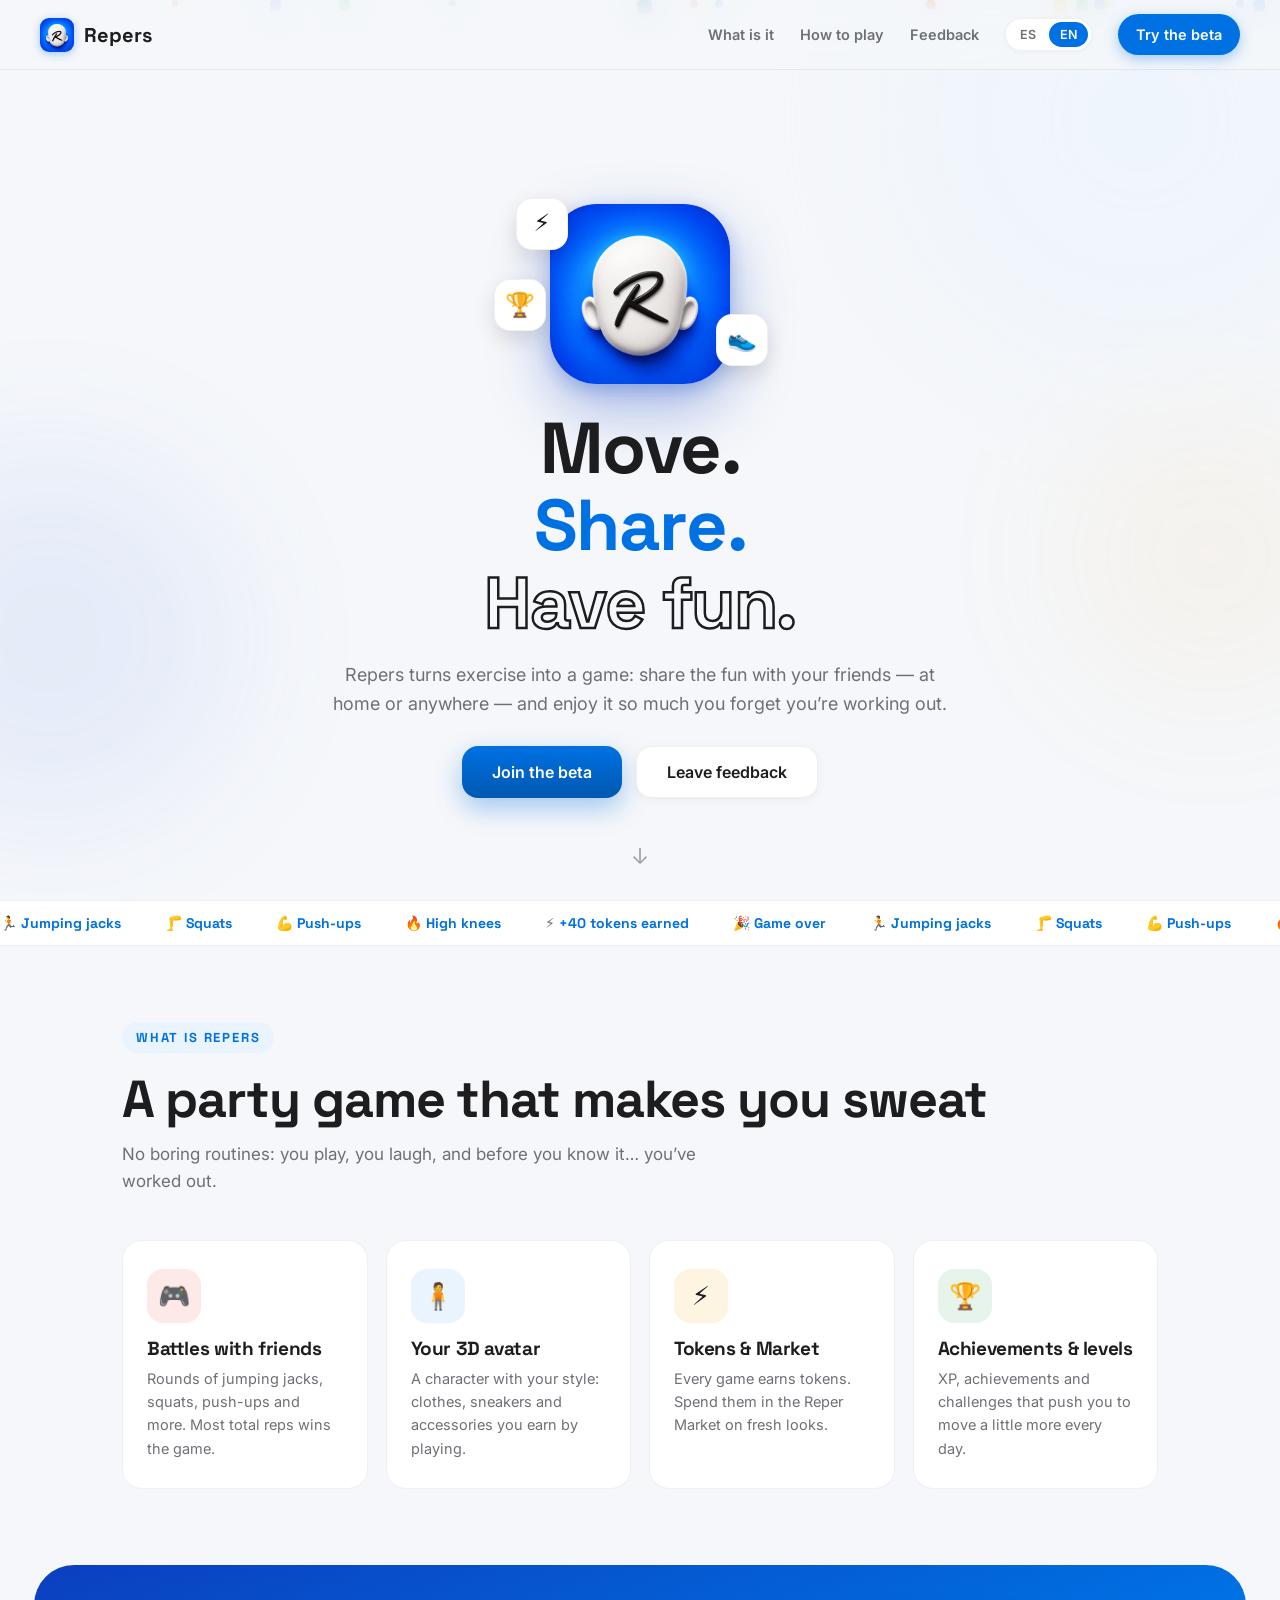
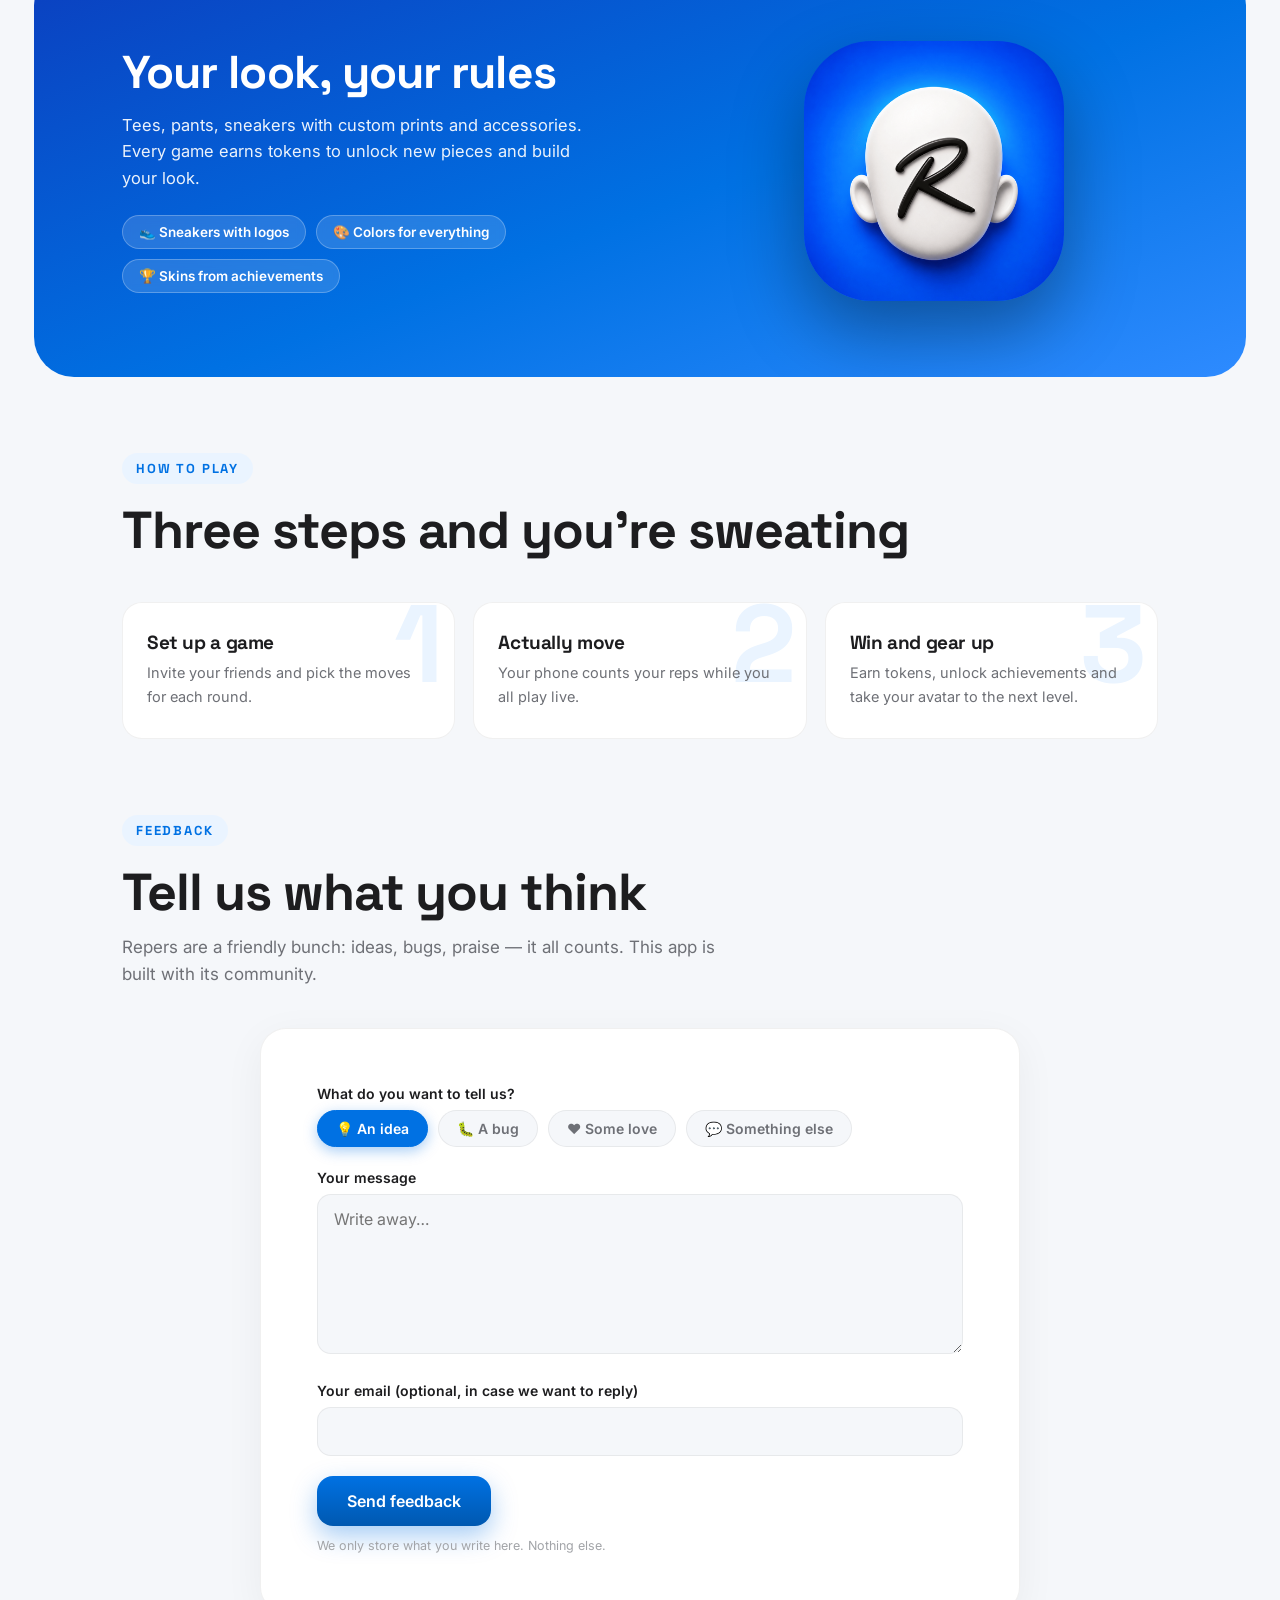
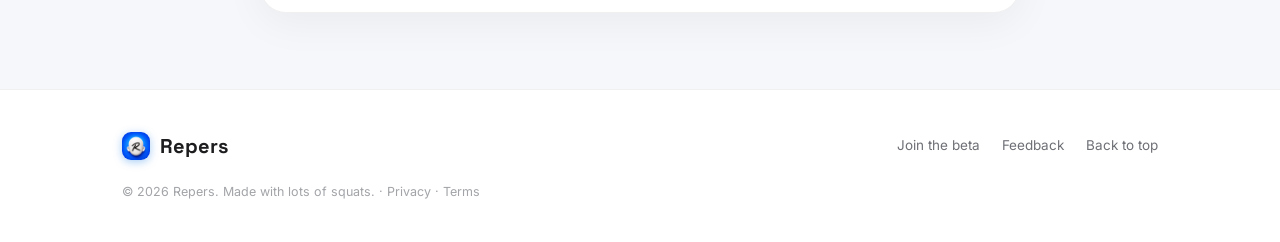
<file: index.html>
<!DOCTYPE html>
<html lang="es">
<head>
  <meta charset="UTF-8">
  <meta name="viewport" content="width=device-width, initial-scale=1.0">
  <title>Repers — Muévete. Comparte. Diviértete.</title>
  <meta name="description" content="Repers convierte el ejercicio en un juego: comparte la partida con tus amigos y diviértete tanto que ni te das cuenta de que estás entrenando.">
  <link rel="icon" type="image/png" href="img/favicon.png">
  <link rel="apple-touch-icon" href="img/apple-touch-icon.png">
  <meta property="og:title" content="Repers — Muévete. Comparte. Diviértete.">
  <meta property="og:description" content="Retos de movimiento con amigos, avatar 3D y recompensas por cada repetición.">
  <meta property="og:image" content="img/logo-480.png">
  <link rel="preconnect" href="https://fonts.googleapis.com">
  <link rel="preconnect" href="https://fonts.gstatic.com" crossorigin>
  <link href="https://fonts.googleapis.com/css2?family=Inter:wght@400;500;600;700&family=Space+Grotesk:wght@500;600;700&display=swap" rel="stylesheet">
  <link rel="stylesheet" href="styles.css?v=20261108-5">
</head>
<body>

  <div class="blobs" aria-hidden="true">
    <div class="blob blob-1"></div>
    <div class="blob blob-2"></div>
    <div class="blob blob-3"></div>
  </div>

  <!-- ===== Nav ===== -->
  <nav class="nav">
    <a class="nav-brand" href="/" data-keep-lang>
      <img src="img/favicon.png" alt="Logo de Repers" width="34" height="34">
      Repers
    </a>
    <div class="nav-links">
      <a class="nav-link-sec" href="#que-es" data-i18n="nav.que">Qué es</a>
      <a class="nav-link-sec" href="#como-se-juega" data-i18n="nav.como">Cómo se juega</a>
      <a class="nav-link-sec" href="#feedback" data-i18n="nav.feedback">Feedback</a>
      <div class="lang-toggle" role="group" aria-label="Idioma / Language">
        <button type="button" data-lang="es">ES</button>
        <button type="button" data-lang="en">EN</button>
      </div>
      <a class="nav-cta" href="beta" data-keep-lang data-i18n="nav.beta">Probar la beta</a>
    </div>
  </nav>

  <!-- ===== Hero ===== -->
  <header class="hero">
    <div class="particles" aria-hidden="true"></div>
    <div class="hero-logo-wrap">
      <img class="hero-logo" src="img/logo-480.png" alt="Repers: cabeza 3D con una R" width="480" height="480">
      <span class="orb orb-1" aria-hidden="true">⚡</span>
      <span class="orb orb-2" aria-hidden="true">👟</span>
      <span class="orb orb-3" aria-hidden="true">🏆</span>
    </div>
    <h1>
      <span class="line"><span data-i18n="hero.l1">Muévete.</span></span>
      <span class="line"><span data-i18n="hero.l2">Comparte.</span></span>
      <span class="line"><span data-i18n="hero.l3">Diviértete.</span></span>
    </h1>
    <p class="hero-sub" data-i18n="hero.sub">
      Repers convierte el ejercicio en un juego: comparte la partida con tus amigos —en casa
      o donde sea— y diviértete tanto que ni te das cuenta de que estás entrenando.
    </p>
    <div class="hero-ctas">
      <a class="btn btn-primary" href="beta" data-keep-lang data-i18n="hero.cta1">Únete a la beta</a>
      <a class="btn btn-ghost" href="#feedback" data-i18n="hero.cta2">Dejar feedback</a>
    </div>
    <a class="hero-scroll" href="#que-es" aria-label="Bajar">↓</a>
  </header>

  <!-- ===== Ticker ===== -->
  <!-- Se repite 4 veces la misma tira: con el espaciado en margin (no gap, ver
       styles.css) cada tramo mide exactamente lo mismo, así translateX(-25%)
       cae justo donde empieza la siguiente copia — el loop no da saltos ni se
       queda corto en pantallas anchas. -->
  <div class="ticker" aria-hidden="true">
    <div class="ticker-track">
      <span>🏃 <b data-i18n="tick.1">Jumping jacks</b></span>
      <span>🦵 <b data-i18n="tick.2">Sentadillas</b></span>
      <span>💪 <b data-i18n="tick.3">Flexiones</b></span>
      <span>🔥 <b data-i18n="tick.4">Elevación de rodillas</b></span>
      <span>⚡ <b data-i18n="tick.5">+40 tokens ganados</b></span>
      <span>🎉 <b data-i18n="tick.6">Partida terminada</b></span>
      <span>🏃 <b data-i18n="tick.1">Jumping jacks</b></span>
      <span>🦵 <b data-i18n="tick.2">Sentadillas</b></span>
      <span>💪 <b data-i18n="tick.3">Flexiones</b></span>
      <span>🔥 <b data-i18n="tick.4">Elevación de rodillas</b></span>
      <span>⚡ <b data-i18n="tick.5">+40 tokens ganados</b></span>
      <span>🎉 <b data-i18n="tick.6">Partida terminada</b></span>
      <span>🏃 <b data-i18n="tick.1">Jumping jacks</b></span>
      <span>🦵 <b data-i18n="tick.2">Sentadillas</b></span>
      <span>💪 <b data-i18n="tick.3">Flexiones</b></span>
      <span>🔥 <b data-i18n="tick.4">Elevación de rodillas</b></span>
      <span>⚡ <b data-i18n="tick.5">+40 tokens ganados</b></span>
      <span>🎉 <b data-i18n="tick.6">Partida terminada</b></span>
      <span>🏃 <b data-i18n="tick.1">Jumping jacks</b></span>
      <span>🦵 <b data-i18n="tick.2">Sentadillas</b></span>
      <span>💪 <b data-i18n="tick.3">Flexiones</b></span>
      <span>🔥 <b data-i18n="tick.4">Elevación de rodillas</b></span>
      <span>⚡ <b data-i18n="tick.5">+40 tokens ganados</b></span>
      <span>🎉 <b data-i18n="tick.6">Partida terminada</b></span>
    </div>
  </div>

  <!-- ===== Qué es ===== -->
  <section id="que-es">
    <div class="wrap">
      <div class="reveal">
        <span class="kicker" data-i18n="feat.kicker">Qué es Repers</span>
        <h2 class="section-title" data-i18n="feat.title">Un party game que te hace sudar</h2>
        <p class="section-sub" data-i18n="feat.sub">
          Nada de rutinas aburridas: aquí se juega, se ríe, y cuando te das cuenta… ya entrenaste.
        </p>
      </div>
      <div class="grid">
        <div class="card reveal">
          <div class="icon icon-red">🎮</div>
          <h3 data-i18n="feat.1.t">Retos con amigos</h3>
          <p data-i18n="feat.1.p">Rondas de jumping jacks, sentadillas, flexiones y más. La suma total de repeticiones gana la partida.</p>
        </div>
        <div class="card reveal">
          <div class="icon icon-blue">🧍</div>
          <h3 data-i18n="feat.2.t">Tu avatar 3D</h3>
          <p data-i18n="feat.2.p">Un personaje con tu estilo: ropa, zapatillas y accesorios que se ganan jugando.</p>
        </div>
        <div class="card reveal">
          <div class="icon icon-yellow">⚡</div>
          <h3 data-i18n="feat.3.t">Tokens y Market</h3>
          <p data-i18n="feat.3.p">Cada partida suma tokens. Gástalos en el Reper Market para estrenar looks.</p>
        </div>
        <div class="card reveal">
          <div class="icon icon-green">🏆</div>
          <h3 data-i18n="feat.4.t">Logros y niveles</h3>
          <p data-i18n="feat.4.p">XP, logros y desafíos que te empujan a moverte un poquito más cada día.</p>
        </div>
      </div>
    </div>
  </section>

  <!-- ===== Banda avatar/market ===== -->
  <section class="band reveal">
    <div class="wrap">
      <div>
        <h2 data-i18n="band.title">Tu look, tus reglas</h2>
        <p data-i18n="band.p">
          Remeras, pantalones, zapatillas con estampados propios y accesorios.
          Cada partida suma tokens para ir desbloqueando piezas nuevas y armar tu look.
        </p>
        <div class="chips">
          <span class="chip" data-i18n="band.c1">👟 Zapatillas con logos</span>
          <span class="chip" data-i18n="band.c2">🎨 Colores para todo</span>
          <span class="chip" data-i18n="band.c3">🏆 Skins por logros</span>
        </div>
      </div>
      <div class="band-art">
        <img src="img/logo-480.png" alt="" aria-hidden="true" width="480" height="480">
      </div>
    </div>
  </section>

  <!-- ===== Cómo se juega ===== -->
  <section id="como-se-juega">
    <div class="wrap">
      <div class="reveal">
        <span class="kicker" data-i18n="how.kicker">Cómo se juega</span>
        <h2 class="section-title" data-i18n="how.title">Tres pasos y a transpirar</h2>
      </div>
      <div class="steps">
        <div class="step reveal">
          <h3 data-i18n="how.1.t">Arma la partida</h3>
          <p data-i18n="how.1.p">Invita a tus amigos y elige los movimientos de cada ronda.</p>
        </div>
        <div class="step reveal">
          <h3 data-i18n="how.2.t">Muévete de verdad</h3>
          <p data-i18n="how.2.p">El teléfono cuenta tus repeticiones mientras juegan en vivo.</p>
        </div>
        <div class="step reveal">
          <h3 data-i18n="how.3.t">Gana y equípate</h3>
          <p data-i18n="how.3.p">Suma tokens, desbloquea logros y lleva tu avatar al próximo nivel.</p>
        </div>
      </div>
    </div>
  </section>

  <!-- ===== Feedback ===== -->
  <section id="feedback">
    <div class="wrap">
      <div class="reveal">
        <span class="kicker" data-i18n="fb.kicker">Feedback</span>
        <h2 class="section-title" data-i18n="fb.title">Cuéntanos qué te parece</h2>
        <p class="section-sub" data-i18n="fb.sub">
          Los Repers son amistosos: ideas, bugs, elogios — todo suma. Esta app se construye con la comunidad.
        </p>
      </div>
      <form class="feedback-card reveal" id="feedback-form" novalidate>
        <label class="field-label" data-i18n="fb.tipo">¿Qué nos quieres contar?</label>
        <div class="chip-row">
          <button type="button" class="chip-btn active" data-tipo="idea" data-i18n="fb.t.idea">💡 Una idea</button>
          <button type="button" class="chip-btn" data-tipo="bug" data-i18n="fb.t.bug">🐛 Un bug</button>
          <button type="button" class="chip-btn" data-tipo="elogio" data-i18n="fb.t.elogio">❤️ Un elogio</button>
          <button type="button" class="chip-btn" data-tipo="otro" data-i18n="fb.t.otro">💬 Otra cosa</button>
        </div>
        <div class="form-row">
          <label class="field-label" for="fb-mensaje" data-i18n="fb.msg">Tu mensaje</label>
          <textarea id="fb-mensaje" maxlength="2000" required data-i18n-ph="fb.msg.ph" placeholder="Escribe con confianza…"></textarea>
        </div>
        <div class="form-row">
          <label class="field-label" for="fb-contacto" data-i18n="fb.contacto">Tu mail (opcional, por si queremos responderte)</label>
          <input type="email" id="fb-contacto" maxlength="200" autocomplete="email">
        </div>
        <!-- honeypot anti-bots -->
        <div class="hp" aria-hidden="true">
          <label for="fb-web">Web</label>
          <input type="text" id="fb-web" tabindex="-1" autocomplete="off">
        </div>
        <button type="submit" class="btn btn-primary" id="fb-submit" data-i18n="fb.enviar">Enviar feedback</button>
        <p class="form-msg" id="fb-out" role="status"></p>
        <p class="form-note" data-i18n="fb.nota">Solo guardamos lo que escribes aquí. Nada más.</p>
      </form>
    </div>
  </section>

  <!-- ===== Footer ===== -->
  <footer>
    <div class="footer-wrap">
      <a class="nav-brand" href="/" data-keep-lang>
        <img src="img/favicon.png" alt="" width="28" height="28"> Repers
      </a>
      <div class="footer-links">
        <a href="beta" data-keep-lang data-i18n="foot.beta">Únete a la beta</a>
        <a href="#feedback" data-i18n="foot.fb">Feedback</a>
        <a href="#top" data-i18n="foot.top">Volver arriba</a>
      </div>
      <p class="footer-note">
        <span data-i18n="foot.note">© 2026 Repers. Hecho con muchas sentadillas.</span>
        <span class="footer-legal">
          · <a href="privacy" style="color:inherit;text-decoration:none" data-keep-lang data-i18n="foot.privacy">Privacidad</a>
          · <a href="terms" style="color:inherit;text-decoration:none" data-keep-lang data-i18n="foot.terms">Términos</a>
        </span>
      </p>
    </div>
  </footer>

  <script src="site.js?v=20261108-5"></script>
</body>
</html>
</file>
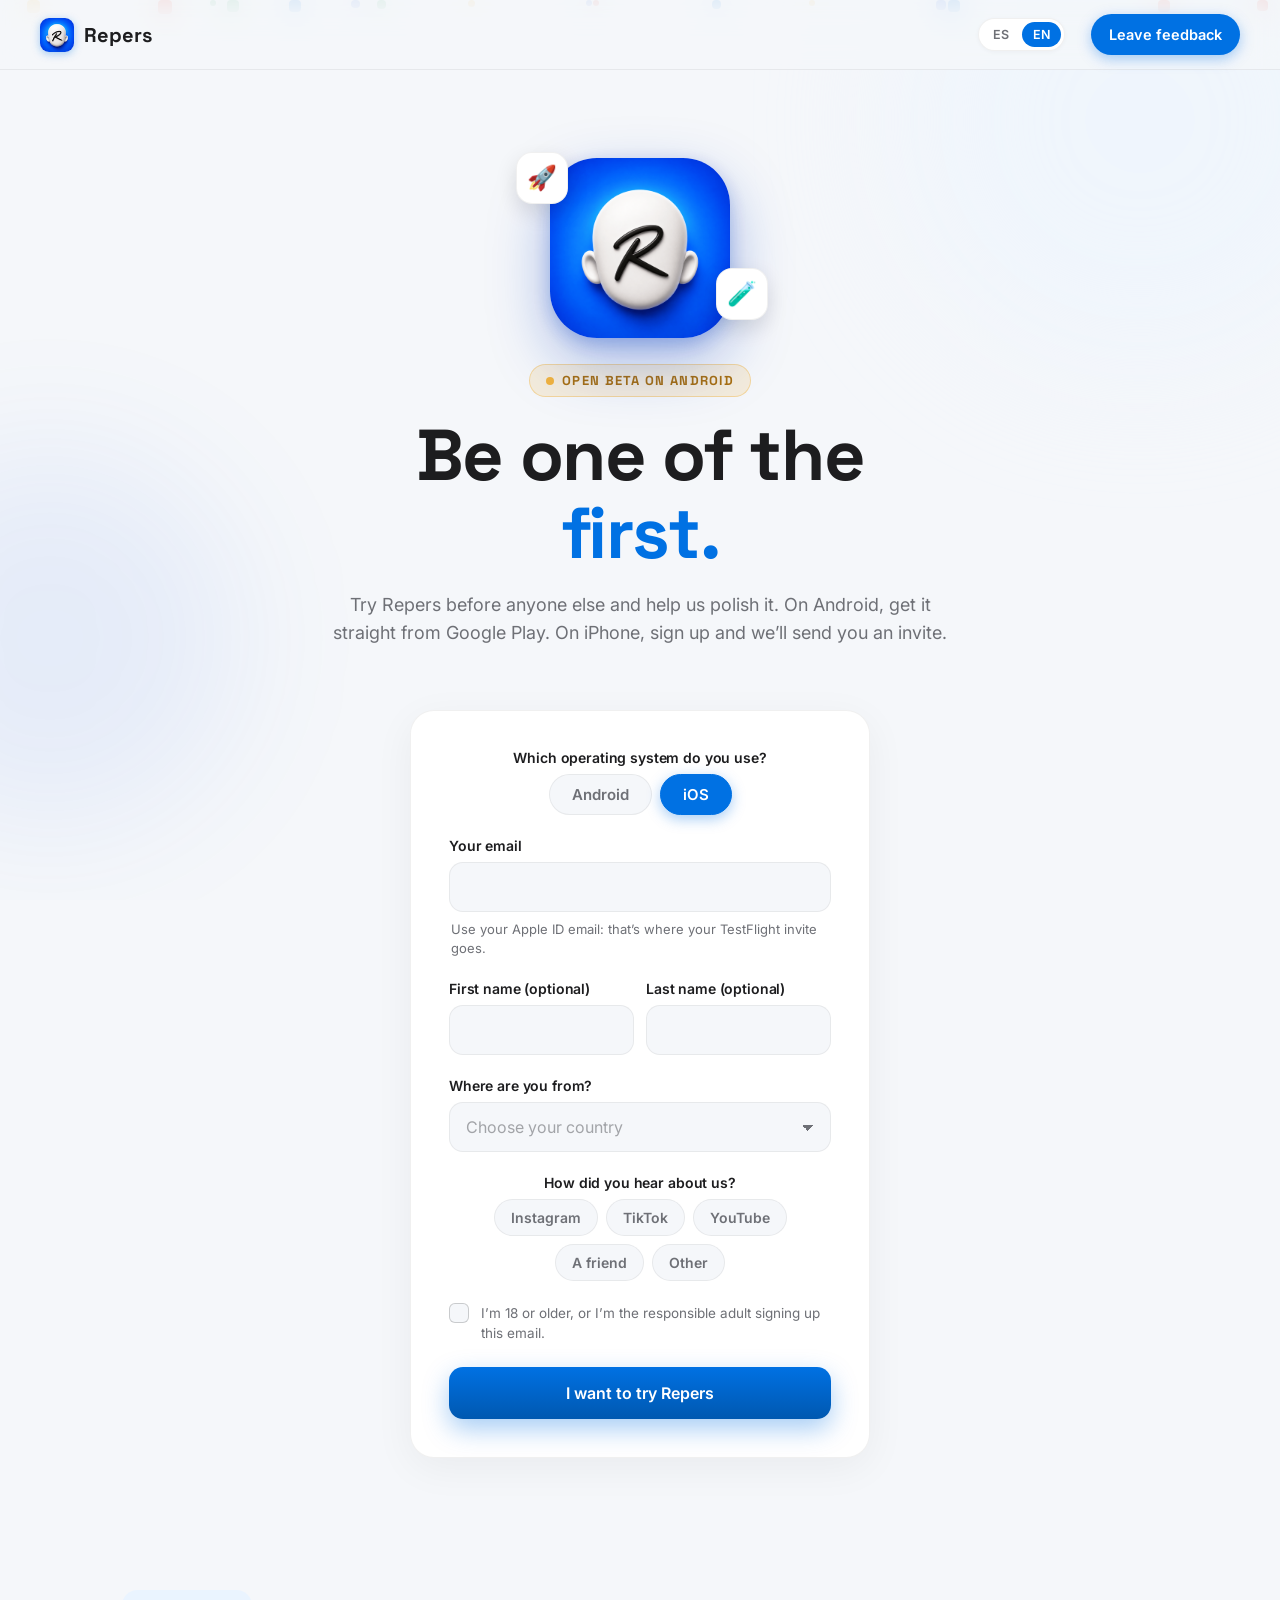
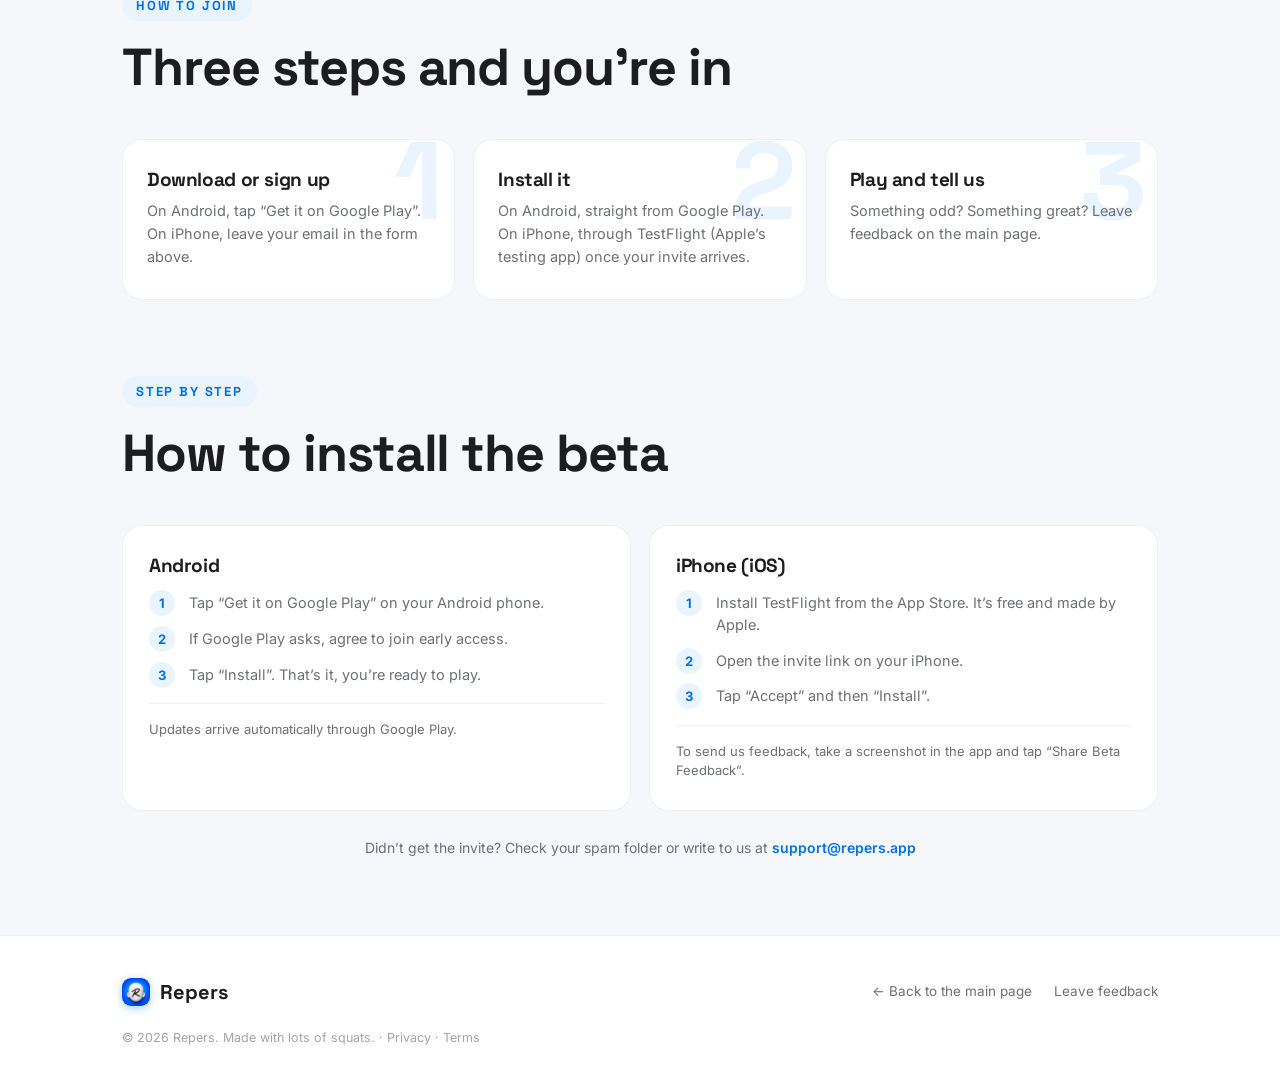
<file: beta.html>
<!DOCTYPE html>
<html lang="es">
<head>
  <meta charset="UTF-8">
  <meta name="viewport" content="width=device-width, initial-scale=1.0">
  <title>Repers — Únete a la beta</title>
  <meta name="description" content="Prueba Repers antes que nadie: inscríbete a la beta para Android o iOS.">
  <meta name="robots" content="noindex">
  <link rel="icon" type="image/png" href="img/favicon.png">
  <link rel="apple-touch-icon" href="img/apple-touch-icon.png">
  <link rel="preconnect" href="https://fonts.googleapis.com">
  <link rel="preconnect" href="https://fonts.gstatic.com" crossorigin>
  <link href="https://fonts.googleapis.com/css2?family=Inter:wght@400;500;600;700&family=Space+Grotesk:wght@500;600;700&display=swap" rel="stylesheet">
  <link rel="stylesheet" href="styles.css?v=20261112-1">
</head>
<body>

  <div class="blobs" aria-hidden="true">
    <div class="blob blob-1"></div>
    <div class="blob blob-2"></div>
  </div>

  <!-- ===== Nav ===== -->
  <nav class="nav">
    <a class="nav-brand" href="/" data-keep-lang>
      <img src="img/favicon.png" alt="Logo de Repers" width="34" height="34">
      Repers
    </a>
    <div class="nav-links">
      <div class="lang-toggle" role="group" aria-label="Idioma / Language">
        <button type="button" data-lang="es">ES</button>
        <button type="button" data-lang="en">EN</button>
      </div>
      <a class="nav-cta" href="/#feedback" data-keep-lang data-i18n="beta.fb">Dejar feedback</a>
    </div>
  </nav>

  <!-- ===== Hero beta ===== -->
  <header class="hero beta-hero">
    <div class="particles" aria-hidden="true"></div>
    <div class="hero-logo-wrap">
      <img class="hero-logo" src="img/logo-480.png" alt="Repers: cabeza 3D con una R" width="480" height="480">
      <span class="orb orb-1" aria-hidden="true">🚀</span>
      <span class="orb orb-2" aria-hidden="true">🧪</span>
    </div>
    <span class="beta-badge"><span class="dot"></span> <span data-i18n="beta.badge">Beta cerrada · Android y iOS</span></span>
    <h1>
      <span class="line"><span data-i18n="beta.title1">Sé de los</span></span>
      <span class="line"><span data-i18n="beta.title2">primeros.</span></span>
    </h1>
    <p class="hero-sub" data-i18n="beta.sub">
      Prueba Repers antes que nadie y ayúdanos a pulirlo. Inscríbete y te
      enviamos la invitación para Android o iOS.
    </p>
    <!-- 8/11/2026: inscripción a la beta. Guarda el correo y el teléfono en
         Supabase (tabla beta_inscritos, función inscribir_beta). Tao filtra por
         Android o iOS y los agrega a TestFlight o a Google Play. -->
    <form class="feedback-card beta-form" id="beta-form" novalidate>
      <label class="field-label centrada" data-i18n="bf.disp">¿Qué sistema operativo usas?</label>
      <div class="chip-row" role="group">
        <button type="button" class="chip-btn" data-plat="android" aria-pressed="false" data-i18n="bf.android">Android</button>
        <button type="button" class="chip-btn active" data-plat="ios" aria-pressed="true" data-i18n="bf.ios">iOS</button>
      </div>
      <div class="form-row">
        <label class="field-label" for="bf-email" data-i18n="bf.email">Tu correo</label>
        <input type="email" id="bf-email" maxlength="200" autocomplete="email" inputmode="email" required>
        <p class="field-hint" id="bf-hint" data-i18n="bf.hint.ios">Usa el correo de tu Apple ID: ahí te llega la invitación de TestFlight.</p>
      </div>
      <!-- 12/11/2026: apellido, país y "cómo nos conociste" (columnas apellido, pais, origen) -->
      <div class="form-dos">
        <div class="form-row">
          <label class="field-label" for="bf-nombre" data-i18n="bf.nombre">Nombre (opcional)</label>
          <input type="text" id="bf-nombre" maxlength="60" autocomplete="given-name">
        </div>
        <div class="form-row">
          <label class="field-label" for="bf-apellido" data-i18n="bf.apellido">Apellido (opcional)</label>
          <input type="text" id="bf-apellido" maxlength="60" autocomplete="family-name">
        </div>
      </div>
      <div class="form-row">
        <label class="field-label" for="bf-pais" data-i18n="bf.pais">¿De qué país eres?</label>
        <select id="bf-pais" required>
          <option value="" selected disabled data-i18n="bf.pais.elige">Elige tu país</option>
          <option value="CL" data-i18n="pais.CL">Chile</option>
          <option value="MX" data-i18n="pais.MX">México</option>
          <option value="US" data-i18n="pais.US">Estados Unidos</option>
          <option value="CA" data-i18n="pais.CA">Canadá</option>
          <option value="AR" data-i18n="pais.AR">Argentina</option>
          <option value="CO" data-i18n="pais.CO">Colombia</option>
          <option value="PE" data-i18n="pais.PE">Perú</option>
          <option value="ES" data-i18n="pais.ES">España</option>
          <option value="OTRO" data-i18n="pais.OTRO">Otro</option>
        </select>
      </div>
      <label class="field-label centrada" data-i18n="bf.org">¿Cómo nos conociste?</label>
      <div class="chip-row chip-row-org" role="group">
        <button type="button" class="chip-btn" data-org="instagram" aria-pressed="false" data-i18n="bf.org.instagram">Instagram</button>
        <button type="button" class="chip-btn" data-org="tiktok" aria-pressed="false" data-i18n="bf.org.tiktok">TikTok</button>
        <button type="button" class="chip-btn" data-org="youtube" aria-pressed="false" data-i18n="bf.org.youtube">YouTube</button>
        <button type="button" class="chip-btn" data-org="amigo" aria-pressed="false" data-i18n="bf.org.amigo">Un amigo</button>
        <button type="button" class="chip-btn" data-org="otro" aria-pressed="false" data-i18n="bf.org.otro">Otro</button>
      </div>
      <label class="check-row" for="bf-edad">
        <input type="checkbox" id="bf-edad">
        <span data-i18n="bf.edad">Tengo 18 años o más, o soy el adulto responsable que inscribe este correo.</span>
      </label>
      <!-- honeypot anti-bots -->
      <div class="hp" aria-hidden="true">
        <label for="bf-web">Web</label>
        <input type="text" id="bf-web" tabindex="-1" autocomplete="off">
      </div>
      <button type="submit" class="btn btn-primary btn-big" id="bf-submit" data-i18n="bf.enviar">Quiero probar Repers</button>
      <p class="form-msg" id="bf-out" role="status" aria-live="polite"></p>
    </form>
  </header>

  <!-- ===== Pasos ===== -->
  <section>
    <div class="wrap">
      <div class="reveal">
        <span class="kicker" data-i18n="beta.how.kicker">Cómo entrar</span>
        <h2 class="section-title" data-i18n="beta.how.title">Tres pasos y ya estás jugando</h2>
      </div>
      <div class="steps">
        <div class="step reveal">
          <h3 data-i18n="beta.1.t">Inscríbete</h3>
          <p data-i18n="beta.1.p">Elige tu teléfono y deja tu correo en el formulario de arriba.</p>
        </div>
        <div class="step reveal">
          <h3 data-i18n="beta.2.t">Te llega la invitación</h3>
          <p data-i18n="beta.2.p">En Android, por Google Play. En iOS, por TestFlight (la app de pruebas de Apple).</p>
        </div>
        <div class="step reveal">
          <h3 data-i18n="beta.3.t">Juega y cuéntanos</h3>
          <p data-i18n="beta.3.p">¿Algo raro? ¿Algo genial? Déjanos tu feedback en la página principal.</p>
        </div>
      </div>
    </div>
  </section>

  <!-- ===== Cómo instalar (8/11/2026) ===== -->
  <section id="instalar">
    <div class="wrap">
      <div class="reveal">
        <span class="kicker" data-i18n="bi.kicker">Cuando te llegue la invitación</span>
        <h2 class="section-title" data-i18n="bi.title">Cómo instalar la beta</h2>
      </div>
      <div class="install-grid">
        <div class="install-card reveal">
          <h3 data-i18n="bi.and.t">Android</h3>
          <ol class="install-steps">
            <li data-i18n="bi.and.1">Abre el enlace de invitación desde tu teléfono, con la misma cuenta de Google que inscribiste.</li>
            <li data-i18n="bi.and.2">Toca «Aceptar invitación» o «Convertirse en tester».</li>
            <li data-i18n="bi.and.3">Toca «Descargar en Google Play» e instala Repers como cualquier app.</li>
          </ol>
          <p class="install-note" data-i18n="bi.and.n">Las actualizaciones llegan solas por Google Play.</p>
        </div>
        <div class="install-card reveal">
          <h3 data-i18n="bi.ios.t">iPhone (iOS)</h3>
          <ol class="install-steps">
            <li data-i18n="bi.ios.1">Instala TestFlight desde el App Store. Es gratis y es de Apple.</li>
            <li data-i18n="bi.ios.2">Abre el enlace de invitación desde tu iPhone.</li>
            <li data-i18n="bi.ios.3">Toca «Aceptar» y luego «Instalar».</li>
          </ol>
          <p class="install-note" data-i18n="bi.ios.n">Para contarnos algo, haz una captura dentro de la app y toca «Compartir con la beta».</p>
        </div>
      </div>
      <p class="install-help reveal"><span data-i18n="bi.help">¿No te llegó la invitación? Revisa la carpeta de spam o escríbenos a</span> <a href="mailto:support@repers.app">support@repers.app</a></p>
    </div>
  </section>

  <!-- ===== Footer ===== -->
  <footer>
    <div class="footer-wrap">
      <a class="nav-brand" href="/" data-keep-lang>
        <img src="img/favicon.png" alt="" width="28" height="28"> Repers
      </a>
      <div class="footer-links">
        <a href="/" data-keep-lang data-i18n="beta.back">← Volver a la página principal</a>
        <a href="/#feedback" data-keep-lang data-i18n="beta.fb">Dejar feedback</a>
      </div>
      <p class="footer-note">
        <span data-i18n="foot.note">© 2026 Repers. Hecho con muchas sentadillas.</span>
        <span class="footer-legal">
          · <a href="privacy" style="color:inherit;text-decoration:none" data-keep-lang data-i18n="foot.privacy">Privacidad</a>
          · <a href="terms" style="color:inherit;text-decoration:none" data-keep-lang data-i18n="foot.terms">Términos</a>
        </span>
      </p>
    </div>
  </footer>

  <script src="site.js?v=20261112-1"></script>
</body>
</html>
</file>
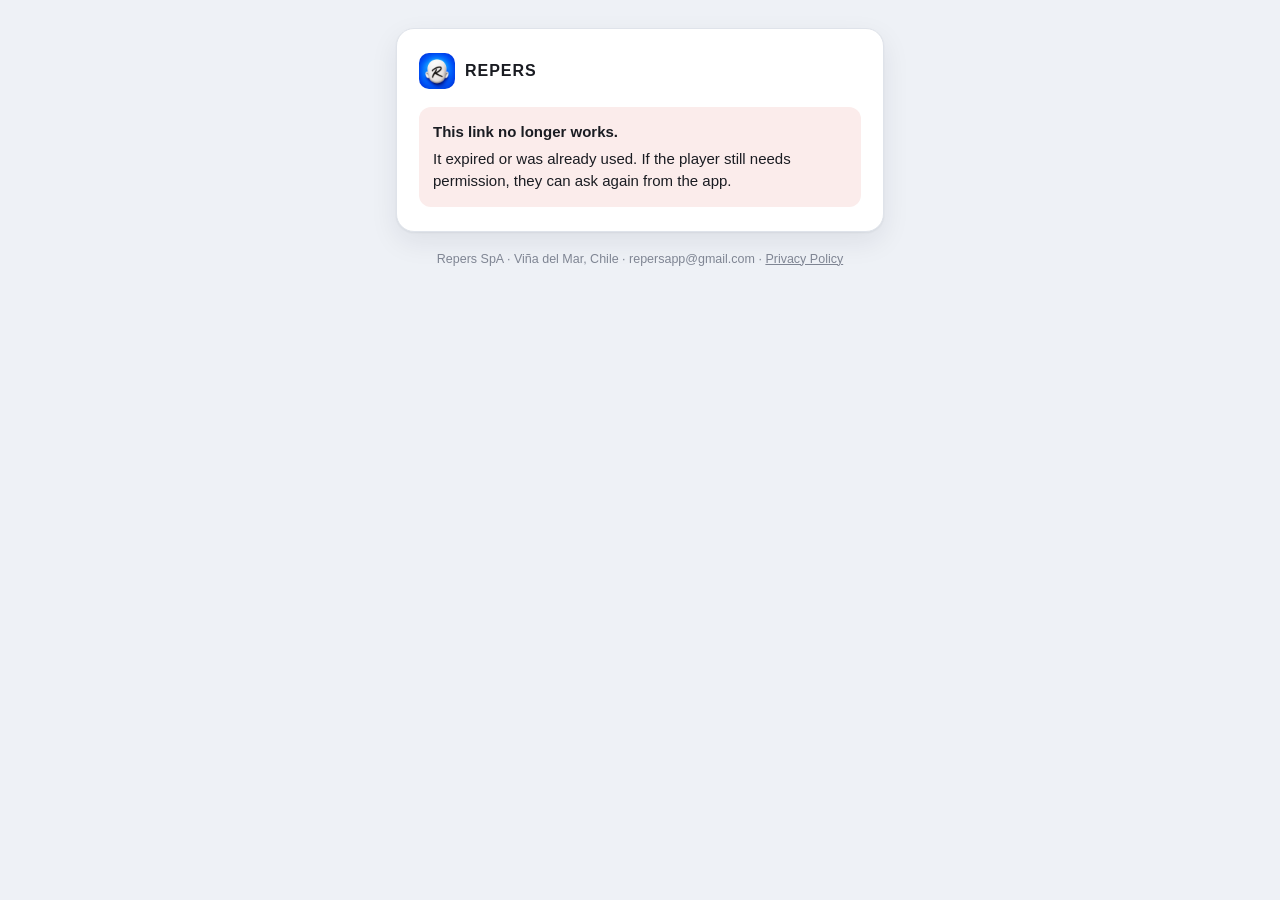
<file: permiso.html>
<!doctype html>
<html lang="es">
<head>
<meta charset="utf-8">
<meta name="viewport" content="width=device-width,initial-scale=1">
<meta name="robots" content="noindex,nofollow">
<meta name="referrer" content="no-referrer">
<title>Permiso · Repers</title>
<link rel="icon" href="/juego/icons/icon-192.png">
<style>
  :root{--bg:#eef1f6;--papel:#fff;--tinta:#1a1c22;--tinta2:#4b505c;--tinta3:#7f8593;--linea:#dfe3ea;--azul:#0071e3;--azul2:#0052a8;--azulSuave:#e7f1fd;--verde:#1f8a4c;--verdeSuave:#e4f4ea;--rojo:#c0392b;--rojoSuave:#fbeceb}
  @media (prefers-color-scheme:dark){:root{--bg:#121419;--papel:#1c1f26;--tinta:#eef0f4;--tinta2:#c2c7d1;--tinta3:#8d93a0;--linea:#323743;--azul:#4c9dff;--azul2:#2f7fe0;--azulSuave:#16273d;--verde:#5fd18c;--verdeSuave:#15291e;--rojo:#ff8a80;--rojoSuave:#2d1817}}
  *{box-sizing:border-box}
  html,body{margin:0;background:var(--bg);color:var(--tinta);font-family:-apple-system,BlinkMacSystemFont,"Segoe UI",Inter,Roboto,Arial,sans-serif;line-height:1.5}
  main{max-width:520px;margin:0 auto;padding:28px 16px 48px}
  .tarjeta{background:var(--papel);border:1px solid var(--linea);border-radius:18px;padding:24px 22px;box-shadow:0 1px 2px rgba(20,28,45,.06),0 10px 28px rgba(20,28,45,.08)}
  .marca{display:flex;align-items:center;gap:10px;margin:0 0 18px}
  .marca img{width:36px;height:36px;border-radius:10px;display:block}
  .marca span{font-weight:800;letter-spacing:.06em;font-size:16px}
  h1{font-size:23px;line-height:1.2;margin:0 0 10px;text-wrap:balance}
  p{margin:0 0 12px;color:var(--tinta2);font-size:15.5px}
  .ficha{display:flex;gap:12px;align-items:center;background:var(--azulSuave);border-radius:12px;padding:10px 12px;margin:0 0 14px}
  .ficha img{width:40px;height:40px;border-radius:50%}
  .ficha b{display:block;color:var(--tinta);font-size:15.5px}
  .ficha small{color:var(--tinta2);font-size:13px}
  ul{margin:4px 0 14px;padding-left:20px;color:var(--tinta2);font-size:14.5px}
  .check{display:flex;gap:10px;align-items:flex-start;font-size:14.5px;background:var(--bg);border:1px solid var(--linea);border-radius:12px;padding:12px;margin:4px 0 14px;cursor:pointer}
  .check input{width:20px;height:20px;margin:1px 0 0;accent-color:var(--azul);flex:none}
  .botones{display:flex;flex-wrap:wrap;gap:10px}
  button{font:inherit;font-weight:700;font-size:15.5px;min-height:46px;padding:0 24px;border-radius:999px;cursor:pointer;border:2px solid transparent}
  button:focus-visible{outline:3px solid var(--azul);outline-offset:2px}
  button[disabled]{opacity:.5;cursor:default}
  .si{background:linear-gradient(180deg,var(--azul),var(--azul2));color:#fff}
  .no{background:transparent;color:var(--tinta2);border-color:var(--linea)}
  .peligro{background:transparent;color:var(--rojo);border-color:var(--rojo)}
  .aviso{border-radius:12px;padding:14px;font-size:15px;color:var(--tinta)}
  .aviso.ok{background:var(--verdeSuave)} .aviso.mal{background:var(--rojoSuave)} .aviso.neutro{background:var(--bg)}
  .aviso b{display:block;margin-bottom:4px}
  .pie{font-size:12.5px;color:var(--tinta3);text-align:center;margin-top:18px}
  .pie a{color:var(--tinta3)}
  .cargando{color:var(--tinta3)}
  @media (max-width:400px){button{width:100%}}
</style>
</head>
<body>
<main>
  <div class="tarjeta">
    <div class="marca"><img src="/juego/icons/icon-192.png" alt=""><span>REPERS</span></div>
    <div id="contenido" aria-live="polite"><p class="cargando" id="cargando">Cargando…</p></div>
  </div>
  <p class="pie" id="pie">Repers SpA · Viña del Mar, Chile · repersapp@gmail.com · <a id="lnkPriv" href="/privacy">Política de Privacidad</a></p>
</main>
<script>
(function () {
  var FN = 'https://ckpbwxryhlzaabynupnt.supabase.co/functions/v1/permiso';
  var q = new URLSearchParams(location.search);
  var token = q.get('c') || '';
  var pista = q.get('d') || '';
  var idioma = (q.get('lang') || (navigator.language || 'es')).slice(0, 2) === 'en' ? 'en' : 'es';
  // Saca el token de la barra de direcciones (no queda en el historial a la vista).
  try { history.replaceState(null, '', location.pathname); } catch (e) {}

  var T = {
    es: {
      cargando: 'Cargando…',
      titulo: function (j) { return 'Permiso para ' + j; },
      ficha: function (l) { return 'Declaró tener menos de ' + l + ' años'; },
      explica: 'Al autorizar, su progreso se guarda en su cuenta y puede jugar en línea y agregar amigos. Lo que ya jugó en el teléfono pasa a la cuenta.',
      guarda: 'Guardamos su nombre de jugador, su progreso, sus partidas y los amigos que agregue. La cámara nunca sale del teléfono, sin anuncios personalizados ni estadísticas de uso.',
      soy: 'Soy su padre, madre o tutor responsable y tengo 18 años o más.',
      si: 'Autorizar', no: 'No autorizar',
      okT: 'Listo: la cuenta quedó autorizada.',
      okD: 'La próxima vez que abra Repers ya juega con su cuenta. Mañana te llega un correo de confirmación, y puedes retirar el permiso cuando quieras.',
      noT: 'No autorizaste la cuenta.',
      noD: 'Borramos tu correo. Puede seguir jugando en modo invitado, con todo guardado solo en su teléfono.',
      yaT: function (j) { return 'La cuenta de ' + j + ' está autorizada.'; },
      yaD: 'Si cambiaste de opinión, puedes retirar el permiso: borramos sus datos del servidor y vuelve al modo invitado.',
      seguro: 'Entiendo que se borran sus datos del servidor.',
      retirar: 'Retirar el permiso',
      retT: 'Retiraste el permiso.',
      retD: 'Borramos sus datos del servidor y tu correo. Puede seguir jugando en modo invitado.',
      invT: 'Este enlace ya no sirve.',
      invD: 'Venció o ya se usó. Si el jugador todavía necesita permiso, puede pedirlo de nuevo desde la app.',
      errT: 'No pudimos conectar.',
      errD: 'Revisa tu conexión e inténtalo de nuevo en un momento.',
      reintentar: 'Reintentar',
      priv: 'Política de Privacidad',
    },
    en: {
      cargando: 'Loading…',
      titulo: function (j) { return 'Permission for ' + j; },
      ficha: function (l) { return 'Said they are under ' + l; },
      explica: 'If you approve, their progress is saved to their account and they can play online and add friends. What they already played on the phone moves to the account.',
      guarda: 'We store their player name, progress, games and the friends they add. The camera never leaves the phone; no personalized ads and no usage analytics.',
      soy: 'I am their parent or legal guardian and I am 18 or older.',
      si: 'Approve', no: 'Don’t approve',
      okT: 'Done: the account is approved.',
      okD: 'Next time they open Repers they play with their account. Tomorrow you’ll get a confirmation email, and you can withdraw permission at any time.',
      noT: 'You didn’t approve the account.',
      noD: 'We deleted your email. They can keep playing in guest mode, with everything saved only on their phone.',
      yaT: function (j) { return j + '’s account is approved.'; },
      yaD: 'If you changed your mind, you can withdraw permission: we delete their data from our servers and they go back to guest mode.',
      seguro: 'I understand their data will be deleted from the servers.',
      retirar: 'Withdraw permission',
      retT: 'You withdrew permission.',
      retD: 'We deleted their data from our servers and your email. They can keep playing in guest mode.',
      invT: 'This link no longer works.',
      invD: 'It expired or was already used. If the player still needs permission, they can ask again from the app.',
      errT: 'We couldn’t connect.',
      errD: 'Check your connection and try again in a moment.',
      reintentar: 'Try again',
      priv: 'Privacy Policy',
    },
  };
  var $c = document.getElementById('contenido');
  function t() { return T[idioma]; }
  function el(tag, attrs, hijos) {
    var e = document.createElement(tag);
    if (attrs) Object.keys(attrs).forEach(function (k) {
      if (k === 'texto') e.textContent = attrs[k]; else if (k === 'clase') e.className = attrs[k]; else e.setAttribute(k, attrs[k]);
    });
    (hijos || []).forEach(function (h) { if (h) e.appendChild(h); });
    return e;
  }
  function aviso(tipo, titulo, detalle) {
    return el('div', { clase: 'aviso ' + tipo }, [el('b', { texto: titulo }), el('span', { texto: detalle })]);
  }
  function pintar(nodos) { $c.textContent = ''; nodos.forEach(function (n) { $c.appendChild(n); }); }
  function pie() {
    document.documentElement.lang = idioma;
    var a = document.getElementById('lnkPriv');
    a.textContent = t().priv; a.href = '/privacy?lang=' + idioma;
  }
  function llamar(cuerpo) {
    return fetch(FN, { method: 'POST', headers: { 'Content-Type': 'application/json' }, body: JSON.stringify(cuerpo) })
      .then(function (r) { return r.json(); });
  }
  function errorRed(reintento) {
    var b = el('button', { clase: 'no', type: 'button', texto: t().reintentar });
    b.addEventListener('click', reintento);
    pintar([aviso('mal', t().errT, t().errD), el('div', { clase: 'botones', style: 'margin-top:12px' }, [b])]);
  }
  function ficha(d) {
    return el('div', { clase: 'ficha' }, [
      el('img', { src: '/juego/icons/icon-192.png', alt: '' }),
      el('div', null, [el('b', { texto: d.jugador }), el('small', { texto: t().ficha(d.limite || 14) })]),
    ]);
  }
  function confirmar(textoCheck, botonPrincipal) {
    var id = 'chk' + Math.random().toString(36).slice(2, 7);
    var input = el('input', { type: 'checkbox', id: id });
    var lbl = el('label', { clase: 'check', for: id }, [input, el('span', { texto: textoCheck })]);
    botonPrincipal.disabled = true;
    input.addEventListener('change', function () { botonPrincipal.disabled = !input.checked; });
    return lbl;
  }
  function responder(decision, botones) {
    botones.forEach(function (b) { b.disabled = true; });
    llamar({ accion: 'responder', token: token, decision: decision })
      .then(mostrar)
      .catch(function () { errorRed(function () { responder(decision, botones); }); });
  }
  function mostrar(d) {
    if (d && (d.idioma === 'es' || d.idioma === 'en') && !q.get('lang')) idioma = d.idioma;
    pie();
    var est = d && d.estado;
    if (est === 'pendiente') {
      var si = el('button', { clase: 'si', type: 'button', texto: t().si });
      var no = el('button', { clase: 'no', type: 'button', texto: t().no });
      si.addEventListener('click', function () { responder('autorizar', [si, no]); });
      no.addEventListener('click', function () { responder('rechazar', [si, no]); });
      document.title = t().titulo(d.jugador) + ' · Repers';
      pintar([
        el('h1', { texto: t().titulo(d.jugador) }), ficha(d),
        el('p', { texto: t().explica }), el('p', { texto: t().guarda, style: 'font-size:14px' }),
        confirmar(t().soy, si),
        el('div', { clase: 'botones' }, pista === 'no' ? [no, si] : [si, no]),
      ]);
      return;
    }
    // Recién autorizado con el botón (la respuesta trae solo { estado }): "Listo".
    if (est === 'autorizado' && !d.jugador) { pintar([aviso('ok', t().okT, t().okD)]); return; }
    if (est === 'autorizado') {
      var ret = el('button', { clase: 'peligro', type: 'button', texto: t().retirar });
      ret.addEventListener('click', function () { responder('retirar', [ret]); });
      pintar([el('h1', { texto: t().yaT(d.jugador || '') }), el('p', { texto: t().yaD }), confirmar(t().seguro, ret), el('div', { clase: 'botones' }, [ret])]);
      return;
    }
    if (est === 'rechazado') { pintar([aviso('neutro', t().noT, t().noD)]); return; }
    if (est === 'retirado') { pintar([aviso('neutro', t().retT, t().retD)]); return; }
    pintar([aviso('mal', t().invT, t().invD)]);
  }
  function cargar() {
    pie();
    var c = document.getElementById('cargando'); if (c) c.textContent = t().cargando;
    if (!token) { mostrar({ estado: 'invalido' }); return; }
    llamar({ accion: 'ver', token: token }).then(mostrar).catch(function () { errorRed(cargar); });
  }
  cargar();
})();
</script>
</body>
</html>
</file>
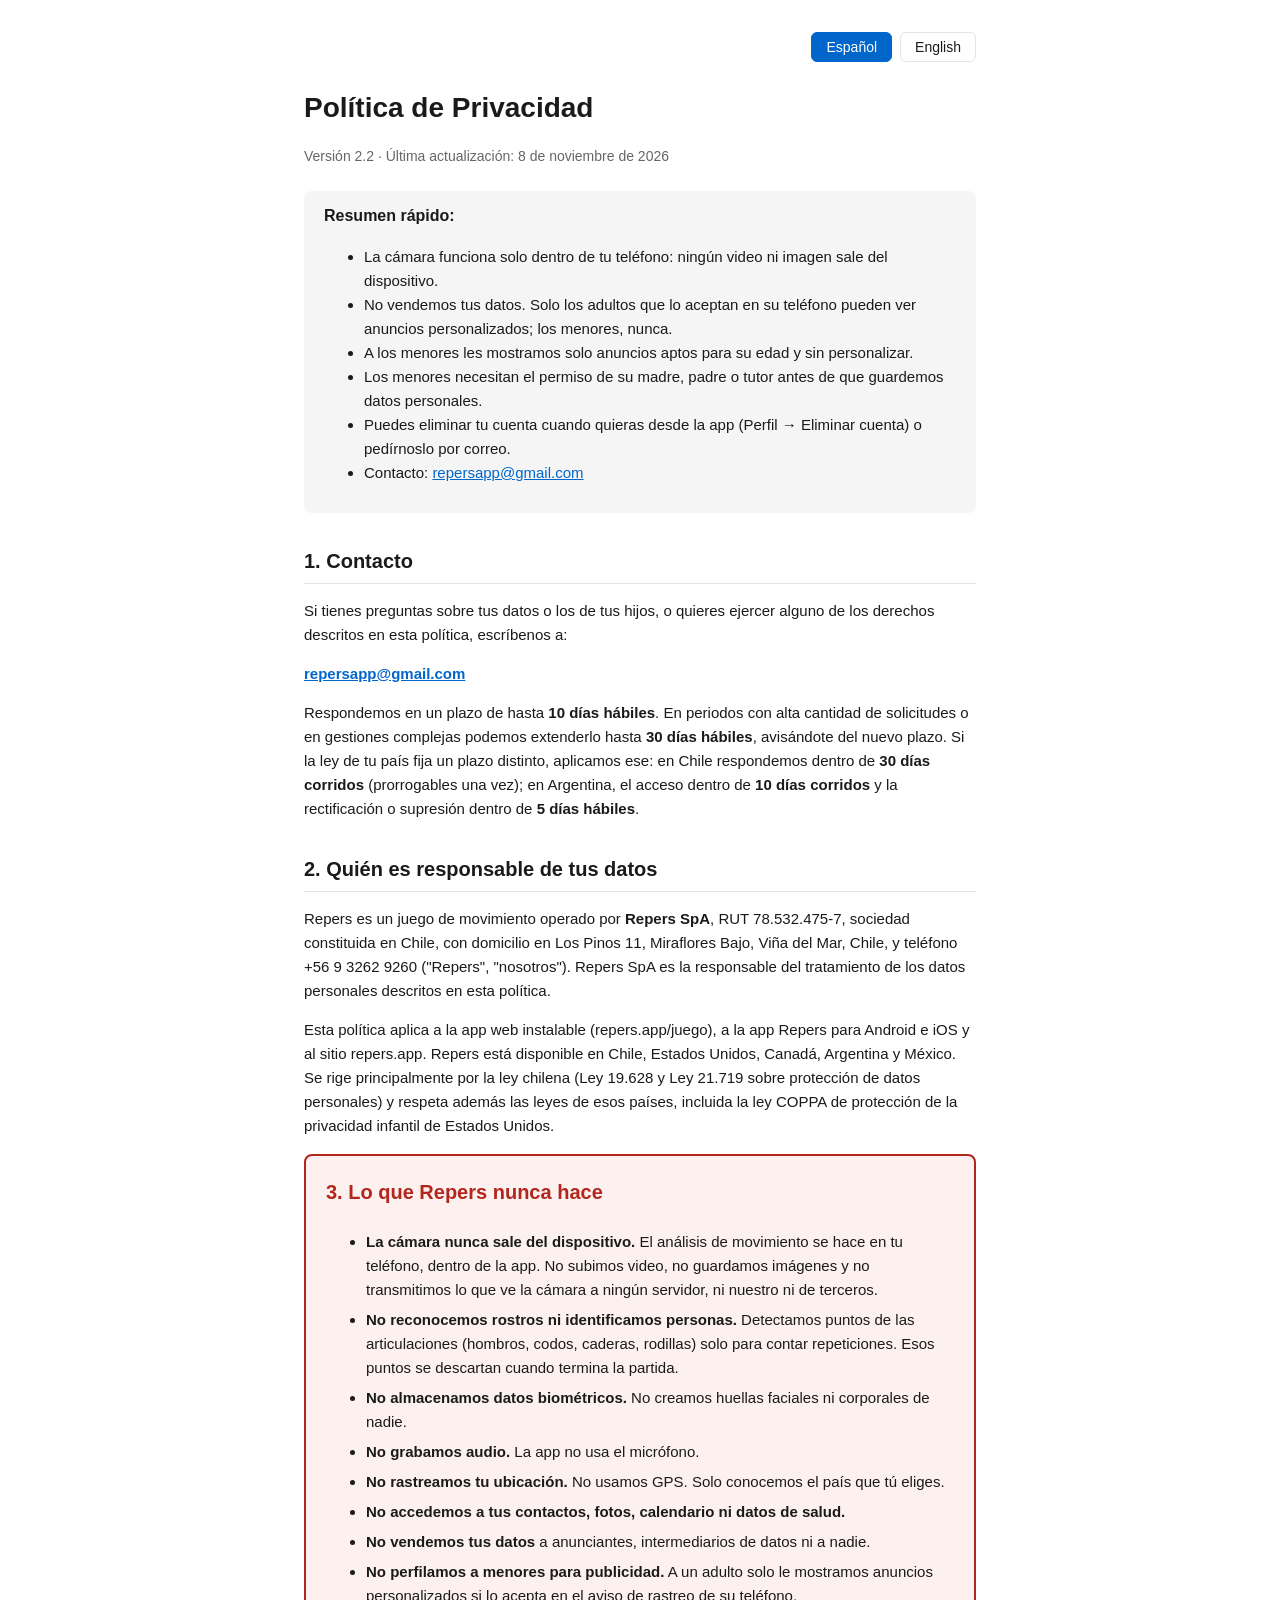
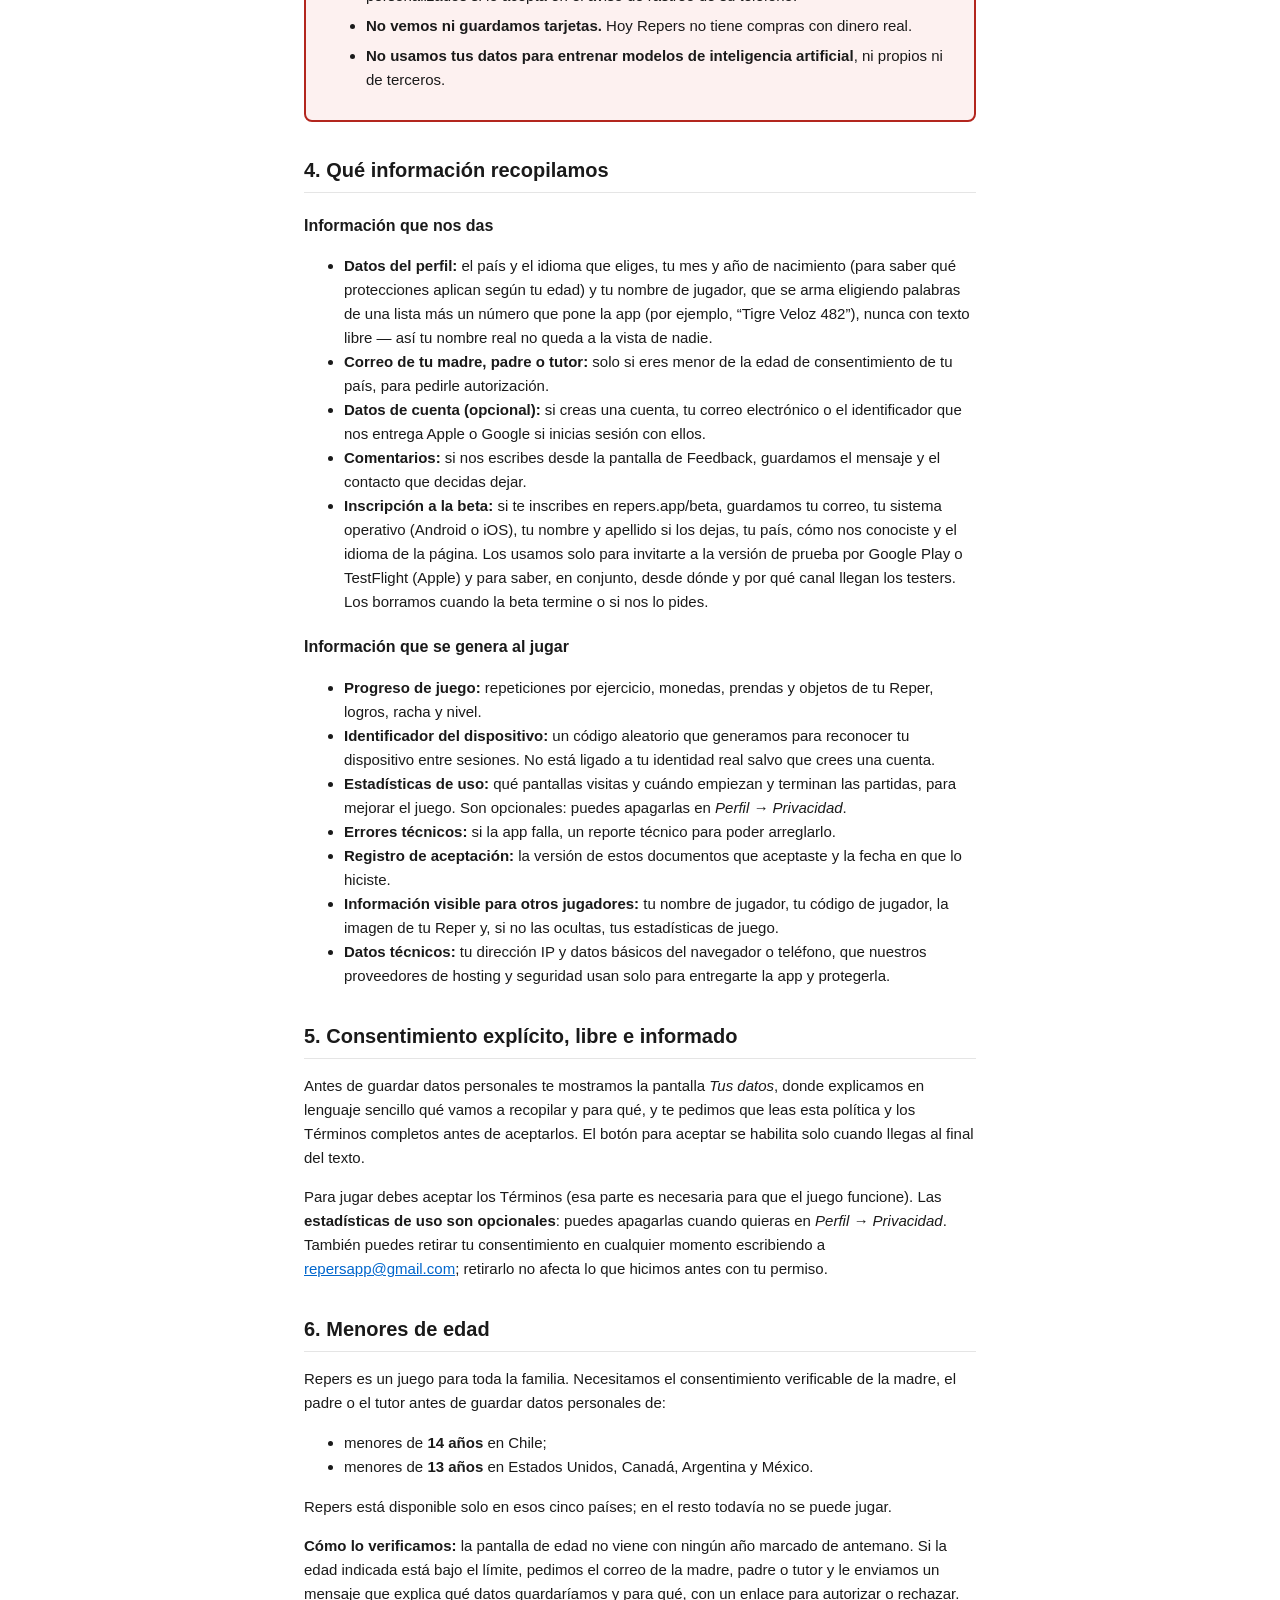
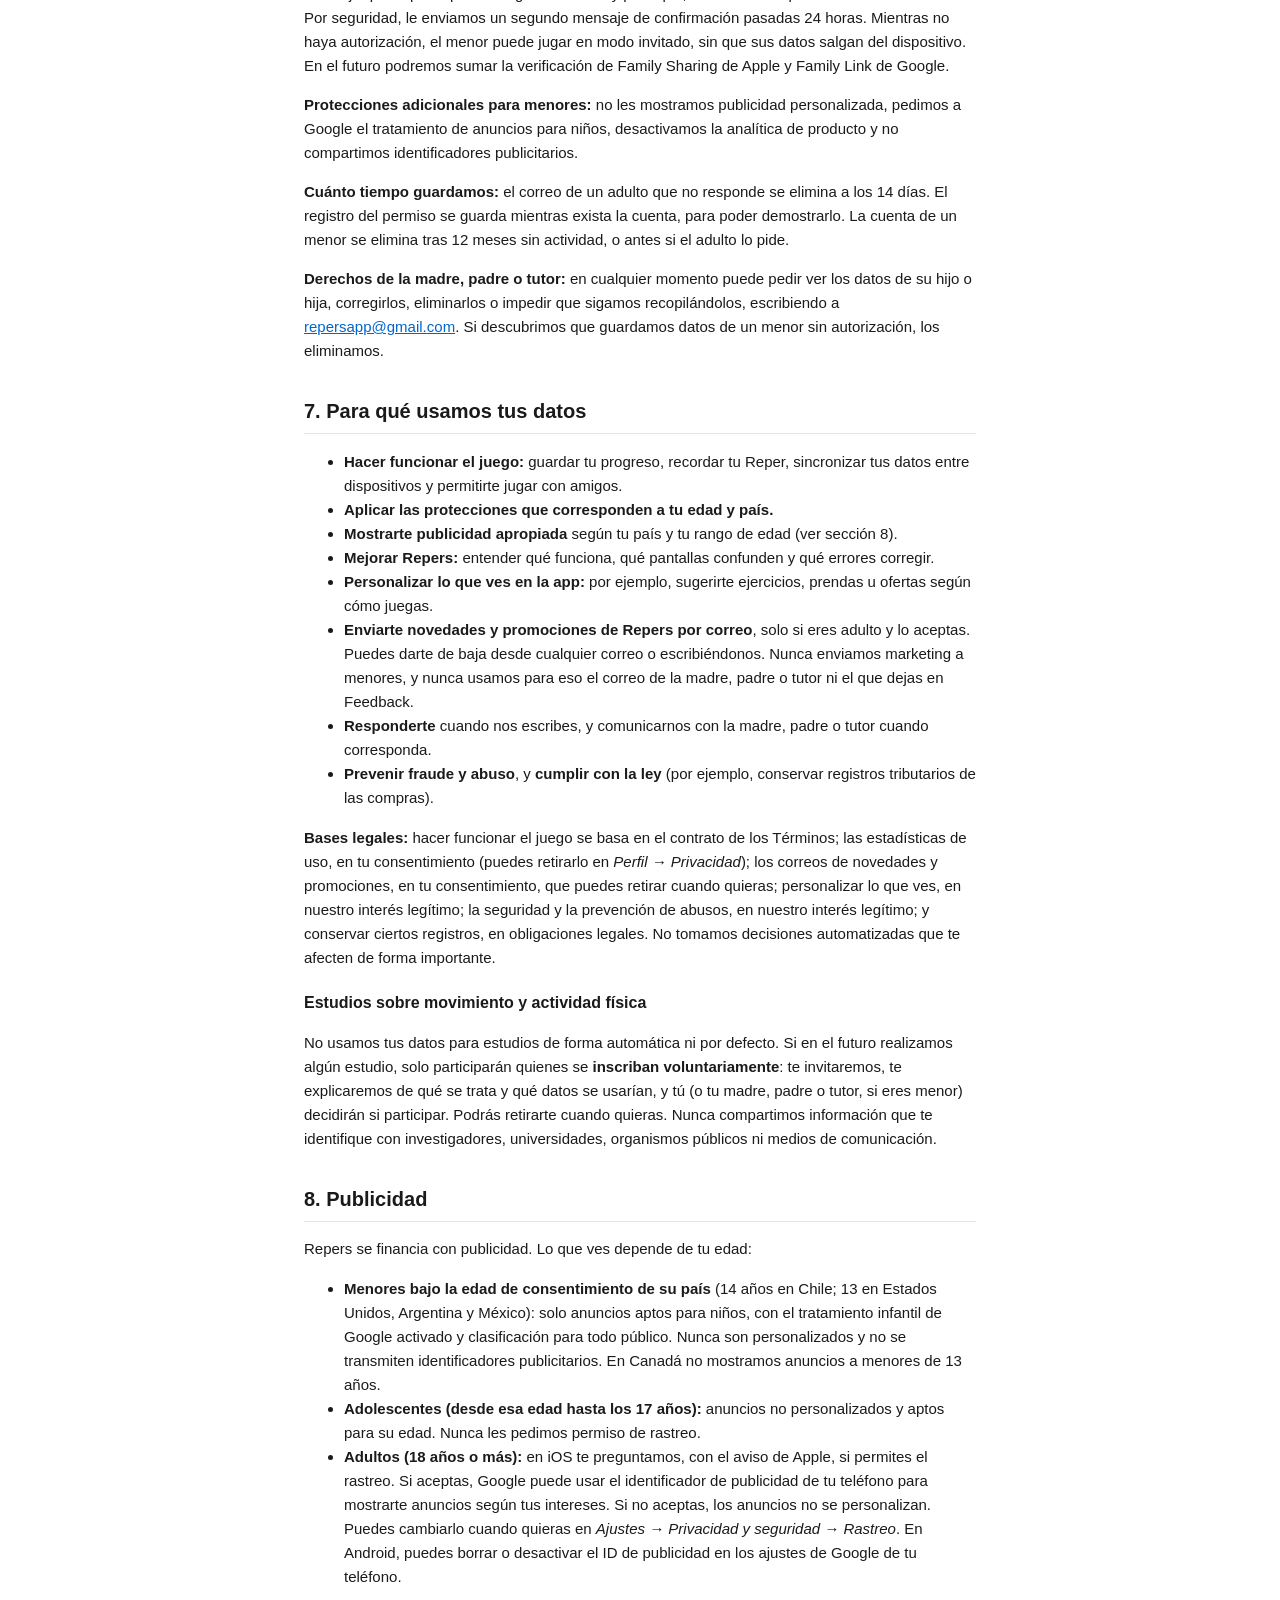
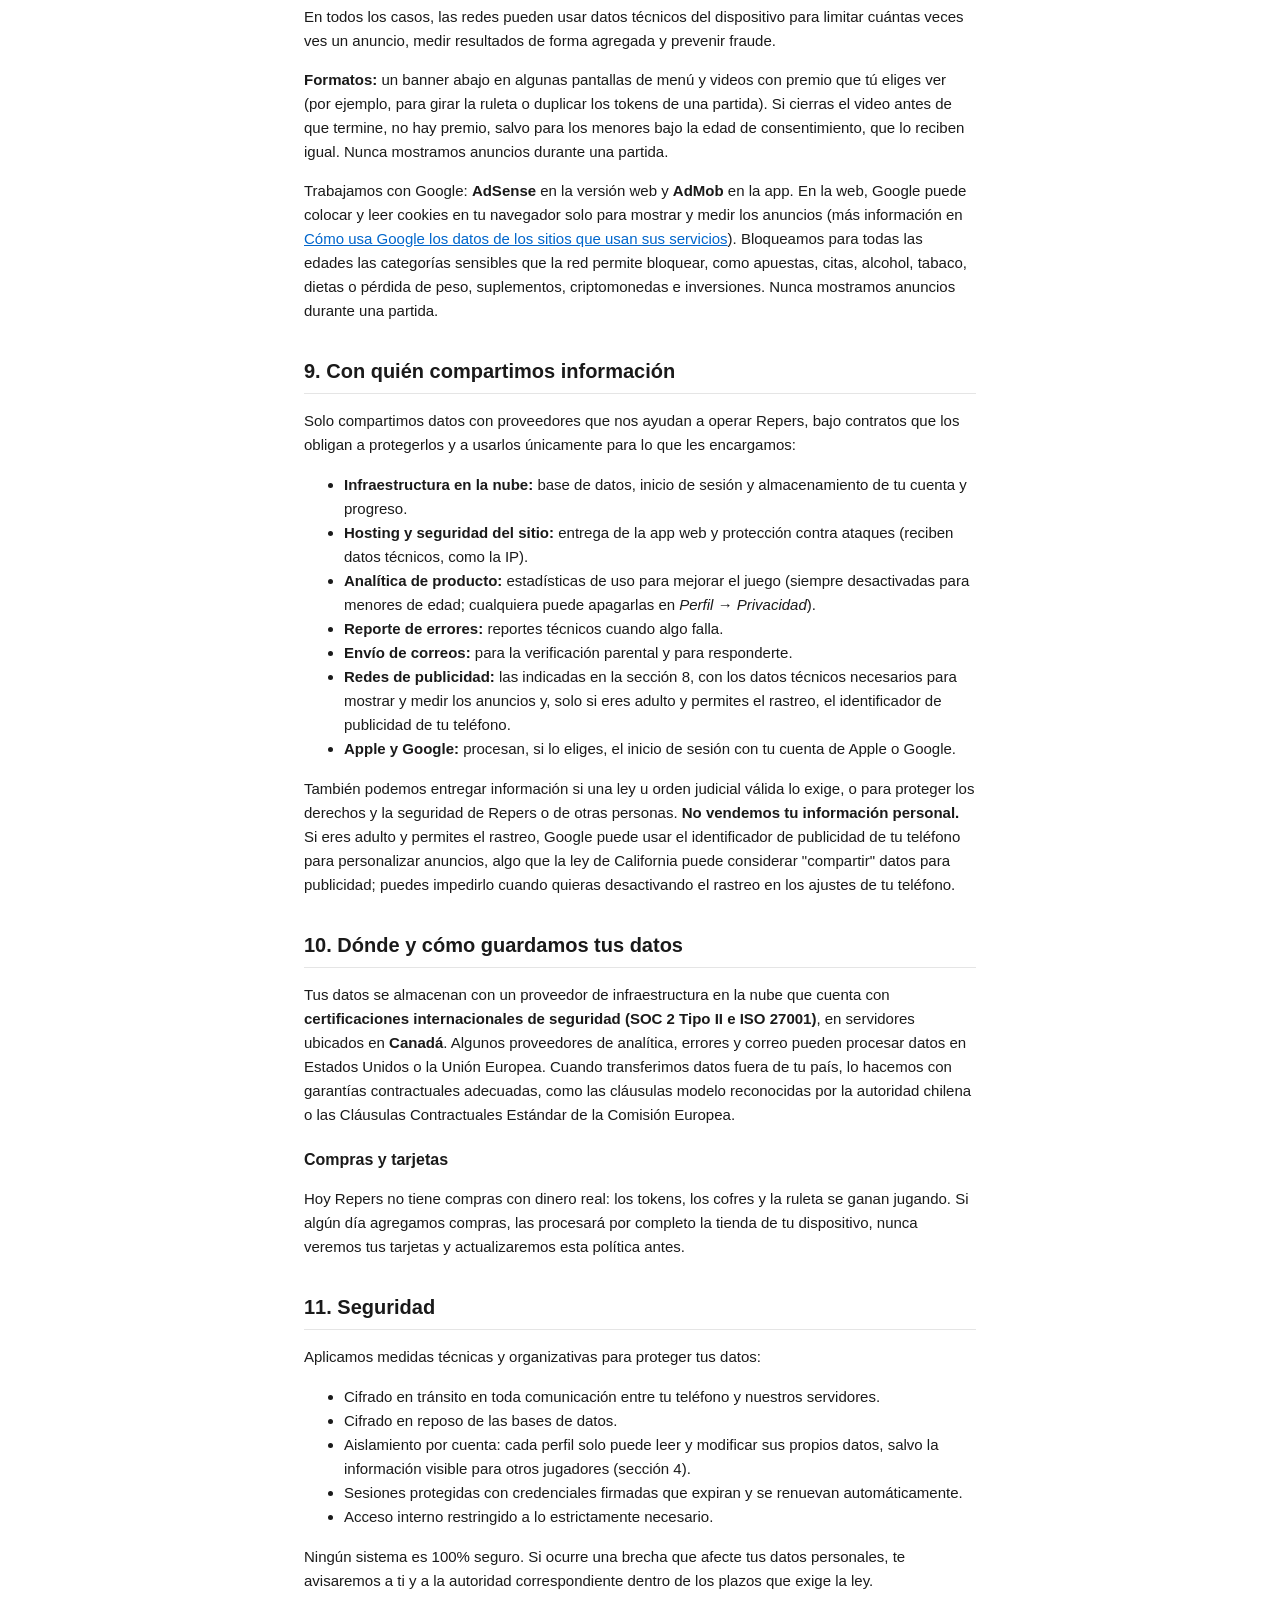
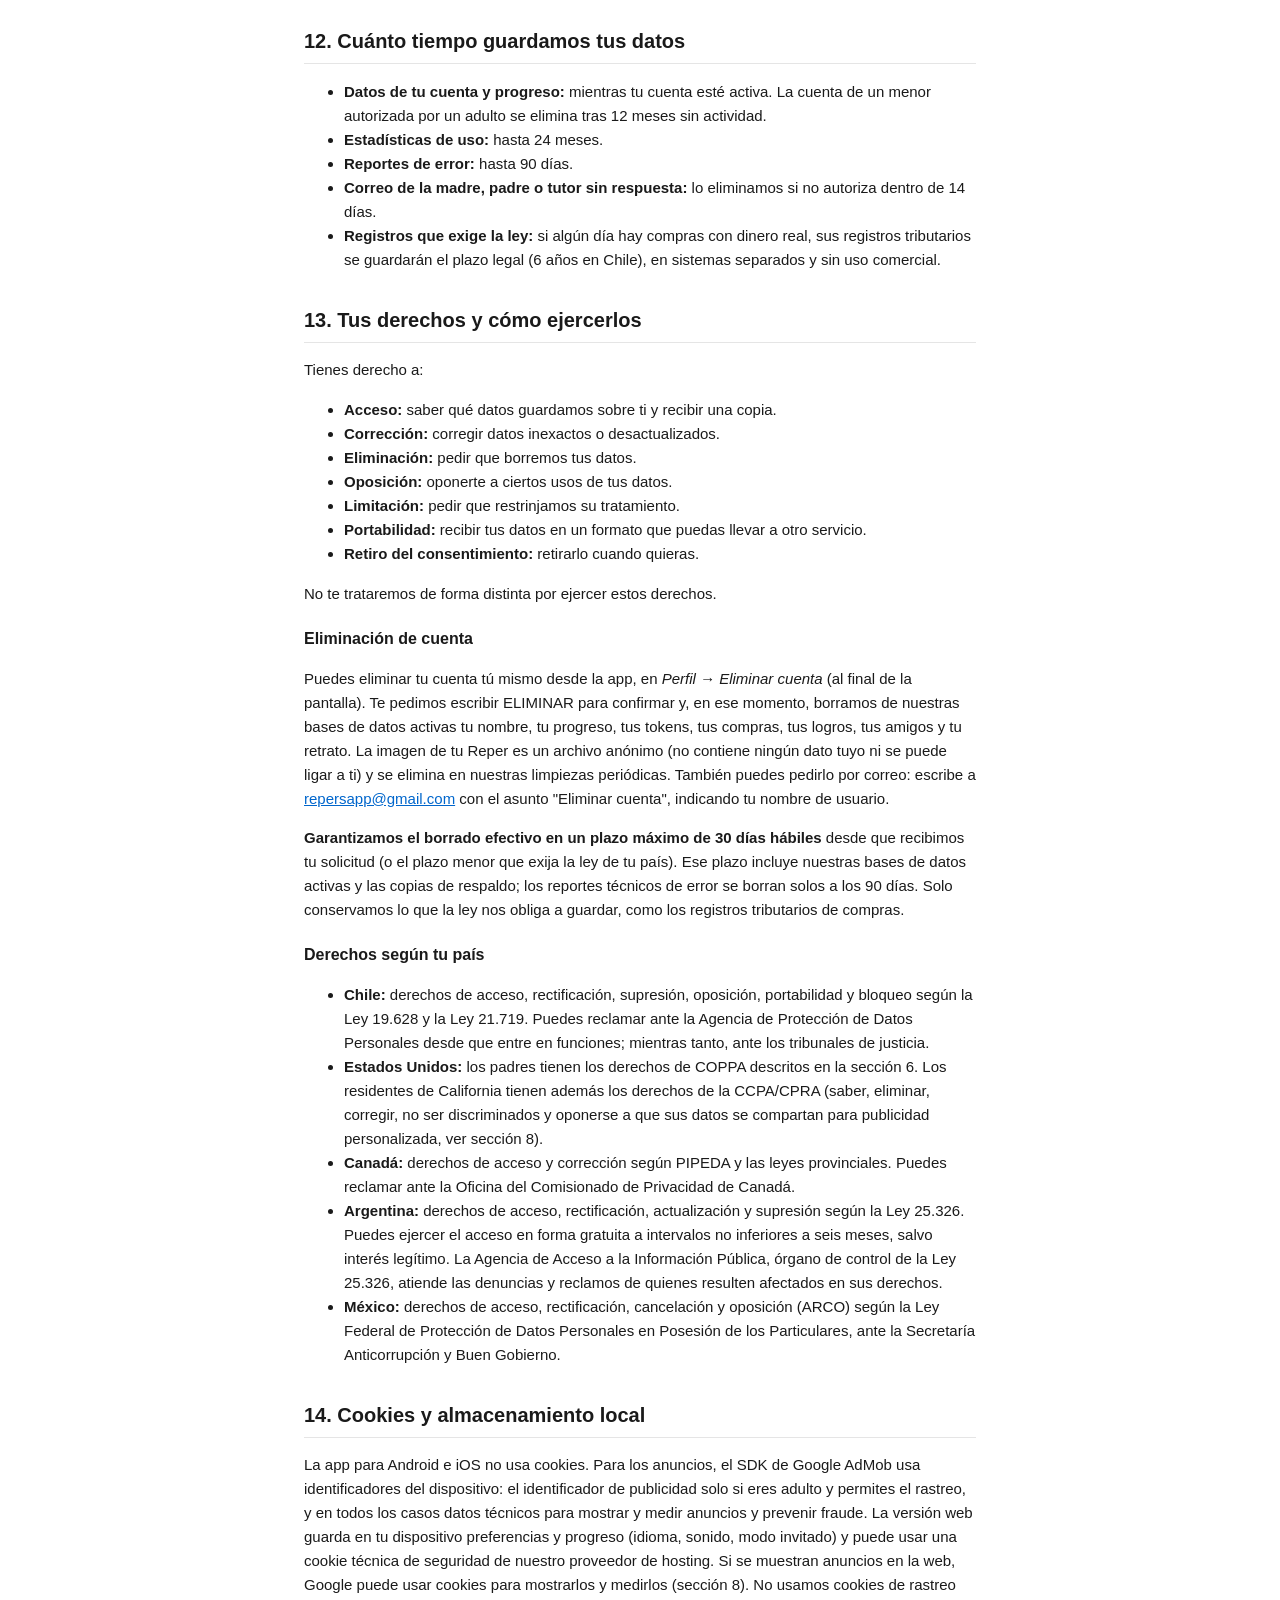
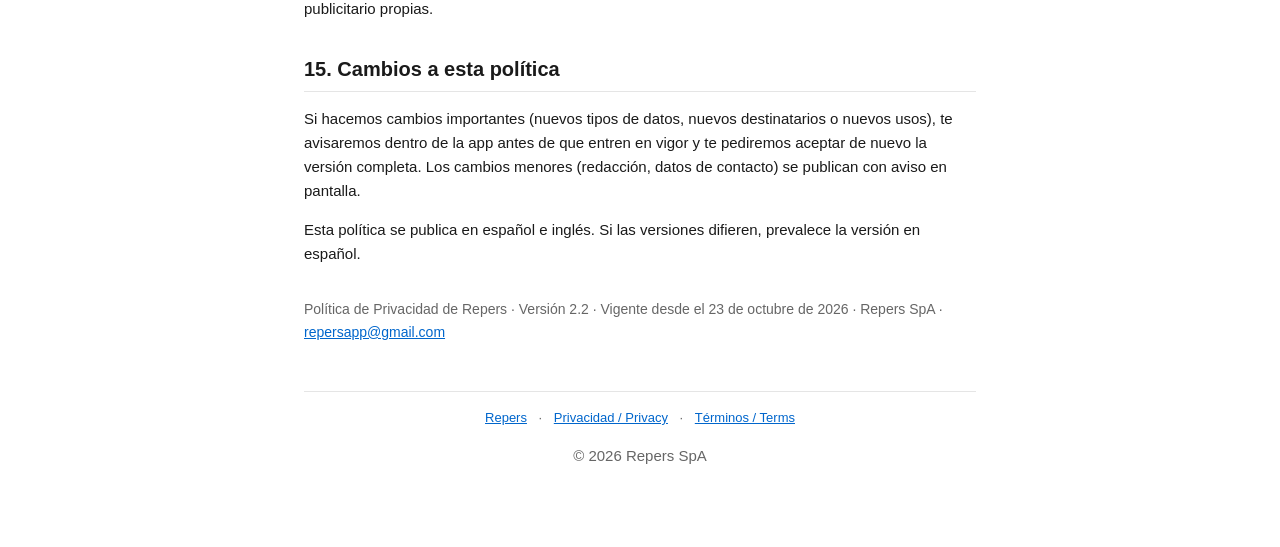
<file: privacy.html>
<!DOCTYPE html>
<html lang="es">
<head>
<meta charset="UTF-8">
<meta name="viewport" content="width=device-width, initial-scale=1.0">
<title>Política de Privacidad — Repers</title>
<style>
  :root {
    --bg: #ffffff;
    --text: #1a1a1a;
    --muted: #666;
    --accent: #0066cc;
    --border: #e5e5e5;
    --code-bg: #f5f5f5;
    --no: #b3261e;
    --no-bg: #fdf1f0;
  }
  @media (prefers-color-scheme: dark) {
    :root {
      --bg: #1a1a1a;
      --text: #f0f0f0;
      --muted: #a0a0a0;
      --accent: #4d9fff;
      --border: #333;
      --code-bg: #2a2a2a;
      --no: #ff8a80;
      --no-bg: #2b1b1a;
    }
  }
  * { box-sizing: border-box; }
  body {
    margin: 0;
    padding: 0;
    font-family: -apple-system, BlinkMacSystemFont, "Segoe UI", Roboto, sans-serif;
    line-height: 1.6;
    color: var(--text);
    background: var(--bg);
  }
  .container {
    max-width: 720px;
    margin: 0 auto;
    padding: 32px 24px 64px;
  }
  .lang-switch {
    display: flex;
    gap: 8px;
    justify-content: flex-end;
    margin-bottom: 24px;
  }
  .lang-switch button {
    padding: 6px 14px;
    border: 1px solid var(--border);
    background: transparent;
    color: var(--text);
    border-radius: 6px;
    cursor: pointer;
    font-size: 14px;
  }
  .lang-switch button.active {
    background: var(--accent);
    color: white;
    border-color: var(--accent);
  }
  h1 { font-size: 28px; margin: 0 0 8px; }
  h2 { font-size: 20px; margin: 32px 0 12px; border-bottom: 1px solid var(--border); padding-bottom: 6px; }
  h3 { font-size: 16px; margin: 20px 0 8px; }
  p, li { font-size: 15px; }
  .meta { color: var(--muted); font-size: 14px; margin-bottom: 24px; }
  .summary {
    background: var(--code-bg);
    padding: 12px 20px;
    border-radius: 8px;
    margin: 16px 0 24px;
  }
  .nunca {
    border: 2px solid var(--no);
    background: var(--no-bg);
    padding: 12px 20px;
    border-radius: 8px;
    margin: 16px 0 24px;
  }
  .nunca h2 { border-bottom: none; margin-top: 8px; color: var(--no); }
  .nunca li { margin-bottom: 6px; }
  a { color: var(--accent); }
  .content { display: none; }
  .content.active { display: block; }
  .fin { margin-top: 32px; color: var(--muted); font-size: 14px; }
  footer {
    margin-top: 48px;
    padding-top: 16px;
    border-top: 1px solid var(--border);
    color: var(--muted);
    font-size: 13px;
    text-align: center;
  }
  footer a { margin: 0 8px; }
</style>
</head>
<body>
<div class="container">
  <div class="lang-switch">
    <button id="btn-es" class="active" onclick="setLang('es')">Español</button>
    <button id="btn-en" onclick="setLang('en')">English</button>
  </div>

  <!-- ===== ESPAÑOL ===== -->
  <div id="content-es" class="content active">
    <h1>Política de Privacidad</h1>
    <p class="meta">Versión 2.2 · Última actualización: 8 de noviembre de 2026</p>

    <div class="summary">
      <strong>Resumen rápido:</strong>
      <ul>
        <li>La cámara funciona solo dentro de tu teléfono: ningún video ni imagen sale del dispositivo.</li>
        <li>No vendemos tus datos. Solo los adultos que lo aceptan en su teléfono pueden ver anuncios personalizados; los menores, nunca.</li>
        <li>A los menores les mostramos solo anuncios aptos para su edad y sin personalizar.</li>
        <li>Los menores necesitan el permiso de su madre, padre o tutor antes de que guardemos datos personales.</li>
        <li>Puedes eliminar tu cuenta cuando quieras desde la app (Perfil → Eliminar cuenta) o pedírnoslo por correo.</li>
        <li>Contacto: <a href="mailto:repersapp@gmail.com">repersapp@gmail.com</a></li>
      </ul>
    </div>

    <h2>1. Contacto</h2>
    <p>Si tienes preguntas sobre tus datos o los de tus hijos, o quieres ejercer alguno de los derechos descritos en esta política, escríbenos a:</p>
    <p><strong><a href="mailto:repersapp@gmail.com">repersapp@gmail.com</a></strong></p>
    <p>Respondemos en un plazo de hasta <strong>10 días hábiles</strong>. En periodos con alta cantidad de solicitudes o en gestiones complejas podemos extenderlo hasta <strong>30 días hábiles</strong>, avisándote del nuevo plazo. Si la ley de tu país fija un plazo distinto, aplicamos ese: en Chile respondemos dentro de <strong>30 días corridos</strong> (prorrogables una vez); en Argentina, el acceso dentro de <strong>10 días corridos</strong> y la rectificación o supresión dentro de <strong>5 días hábiles</strong>.</p>

    <h2>2. Quién es responsable de tus datos</h2>
    <p>Repers es un juego de movimiento operado por <strong>Repers SpA</strong>, RUT 78.532.475-7, sociedad constituida en Chile, con domicilio en Los Pinos 11, Miraflores Bajo, Viña del Mar, Chile, y teléfono +56 9 3262 9260 ("Repers", "nosotros"). Repers SpA es la responsable del tratamiento de los datos personales descritos en esta política.</p>
    <p>Esta política aplica a la app web instalable (repers.app/juego), a la app Repers para Android e iOS y al sitio repers.app. Repers está disponible en Chile, Estados Unidos, Canadá, Argentina y México. Se rige principalmente por la ley chilena (Ley 19.628 y Ley 21.719 sobre protección de datos personales) y respeta además las leyes de esos países, incluida la ley COPPA de protección de la privacidad infantil de Estados Unidos.</p>

    <div class="nunca">
      <h2>3. Lo que Repers nunca hace</h2>
      <ul>
        <li><strong>La cámara nunca sale del dispositivo.</strong> El análisis de movimiento se hace en tu teléfono, dentro de la app. No subimos video, no guardamos imágenes y no transmitimos lo que ve la cámara a ningún servidor, ni nuestro ni de terceros.</li>
        <li><strong>No reconocemos rostros ni identificamos personas.</strong> Detectamos puntos de las articulaciones (hombros, codos, caderas, rodillas) solo para contar repeticiones. Esos puntos se descartan cuando termina la partida.</li>
        <li><strong>No almacenamos datos biométricos.</strong> No creamos huellas faciales ni corporales de nadie.</li>
        <li><strong>No grabamos audio.</strong> La app no usa el micrófono.</li>
        <li><strong>No rastreamos tu ubicación.</strong> No usamos GPS. Solo conocemos el país que tú eliges.</li>
        <li><strong>No accedemos a tus contactos, fotos, calendario ni datos de salud.</strong></li>
        <li><strong>No vendemos tus datos</strong> a anunciantes, intermediarios de datos ni a nadie.</li>
        <li><strong>No perfilamos a menores para publicidad.</strong> A un adulto solo le mostramos anuncios personalizados si lo acepta en el aviso de rastreo de su teléfono.</li>
        <li><strong>No vemos ni guardamos tarjetas.</strong> Hoy Repers no tiene compras con dinero real.</li>
        <li><strong>No usamos tus datos para entrenar modelos de inteligencia artificial</strong>, ni propios ni de terceros.</li>
      </ul>
    </div>

    <h2>4. Qué información recopilamos</h2>
    <h3>Información que nos das</h3>
    <ul>
      <li><strong>Datos del perfil:</strong> el país y el idioma que eliges, tu mes y año de nacimiento (para saber qué protecciones aplican según tu edad) y tu nombre de jugador, que se arma eligiendo palabras de una lista más un número que pone la app (por ejemplo, “Tigre Veloz 482”), nunca con texto libre — así tu nombre real no queda a la vista de nadie.</li>
      <li><strong>Correo de tu madre, padre o tutor:</strong> solo si eres menor de la edad de consentimiento de tu país, para pedirle autorización.</li>
      <li><strong>Datos de cuenta (opcional):</strong> si creas una cuenta, tu correo electrónico o el identificador que nos entrega Apple o Google si inicias sesión con ellos.</li>
      <li><strong>Comentarios:</strong> si nos escribes desde la pantalla de Feedback, guardamos el mensaje y el contacto que decidas dejar.</li>
      <li><strong>Inscripción a la beta:</strong> si te inscribes en repers.app/beta, guardamos tu correo, tu sistema operativo (Android o iOS), tu nombre y apellido si los dejas, tu país, cómo nos conociste y el idioma de la página. Los usamos solo para invitarte a la versión de prueba por Google Play o TestFlight (Apple) y para saber, en conjunto, desde dónde y por qué canal llegan los testers. Los borramos cuando la beta termine o si nos lo pides.</li>
    </ul>
    <h3>Información que se genera al jugar</h3>
    <ul>
      <li><strong>Progreso de juego:</strong> repeticiones por ejercicio, monedas, prendas y objetos de tu Reper, logros, racha y nivel.</li>
      <li><strong>Identificador del dispositivo:</strong> un código aleatorio que generamos para reconocer tu dispositivo entre sesiones. No está ligado a tu identidad real salvo que crees una cuenta.</li>
      <li><strong>Estadísticas de uso:</strong> qué pantallas visitas y cuándo empiezan y terminan las partidas, para mejorar el juego. Son opcionales: puedes apagarlas en <em>Perfil → Privacidad</em>.</li>
      <li><strong>Errores técnicos:</strong> si la app falla, un reporte técnico para poder arreglarlo.</li>
      <li><strong>Registro de aceptación:</strong> la versión de estos documentos que aceptaste y la fecha en que lo hiciste.</li>
      <li><strong>Información visible para otros jugadores:</strong> tu nombre de jugador, tu código de jugador, la imagen de tu Reper y, si no las ocultas, tus estadísticas de juego.</li>
      <li><strong>Datos técnicos:</strong> tu dirección IP y datos básicos del navegador o teléfono, que nuestros proveedores de hosting y seguridad usan solo para entregarte la app y protegerla.</li>
    </ul>

    <h2>5. Consentimiento explícito, libre e informado</h2>
    <p>Antes de guardar datos personales te mostramos la pantalla <em>Tus datos</em>, donde explicamos en lenguaje sencillo qué vamos a recopilar y para qué, y te pedimos que leas esta política y los Términos completos antes de aceptarlos. El botón para aceptar se habilita solo cuando llegas al final del texto.</p>
    <p>Para jugar debes aceptar los Términos (esa parte es necesaria para que el juego funcione). Las <strong>estadísticas de uso son opcionales</strong>: puedes apagarlas cuando quieras en <em>Perfil → Privacidad</em>. También puedes retirar tu consentimiento en cualquier momento escribiendo a <a href="mailto:repersapp@gmail.com">repersapp@gmail.com</a>; retirarlo no afecta lo que hicimos antes con tu permiso.</p>

    <h2>6. Menores de edad</h2>
    <p>Repers es un juego para toda la familia. Necesitamos el consentimiento verificable de la madre, el padre o el tutor antes de guardar datos personales de:</p>
    <ul>
      <li>menores de <strong>14 años</strong> en Chile;</li>
      <li>menores de <strong>13 años</strong> en Estados Unidos, Canadá, Argentina y México.</li>
    </ul>
    <p>Repers está disponible solo en esos cinco países; en el resto todavía no se puede jugar.</p>
    <p><strong>Cómo lo verificamos:</strong> la pantalla de edad no viene con ningún año marcado de antemano. Si la edad indicada está bajo el límite, pedimos el correo de la madre, padre o tutor y le enviamos un mensaje que explica qué datos guardaríamos y para qué, con un enlace para autorizar o rechazar. Por seguridad, le enviamos un segundo mensaje de confirmación pasadas 24 horas. Mientras no haya autorización, el menor puede jugar en modo invitado, sin que sus datos salgan del dispositivo. En el futuro podremos sumar la verificación de Family Sharing de Apple y Family Link de Google.</p>
    <p><strong>Protecciones adicionales para menores:</strong> no les mostramos publicidad personalizada, pedimos a Google el tratamiento de anuncios para niños, desactivamos la analítica de producto y no compartimos identificadores publicitarios.</p>
    <p><strong>Cuánto tiempo guardamos:</strong> el correo de un adulto que no responde se elimina a los 14 días. El registro del permiso se guarda mientras exista la cuenta, para poder demostrarlo. La cuenta de un menor se elimina tras 12 meses sin actividad, o antes si el adulto lo pide.</p>
    <p><strong>Derechos de la madre, padre o tutor:</strong> en cualquier momento puede pedir ver los datos de su hijo o hija, corregirlos, eliminarlos o impedir que sigamos recopilándolos, escribiendo a <a href="mailto:repersapp@gmail.com">repersapp@gmail.com</a>. Si descubrimos que guardamos datos de un menor sin autorización, los eliminamos.</p>

    <h2>7. Para qué usamos tus datos</h2>
    <ul>
      <li><strong>Hacer funcionar el juego:</strong> guardar tu progreso, recordar tu Reper, sincronizar tus datos entre dispositivos y permitirte jugar con amigos.</li>
      <li><strong>Aplicar las protecciones que corresponden a tu edad y país.</strong></li>
      <li><strong>Mostrarte publicidad apropiada</strong> según tu país y tu rango de edad (ver sección 8).</li>
      <li><strong>Mejorar Repers:</strong> entender qué funciona, qué pantallas confunden y qué errores corregir.</li>
      <li><strong>Personalizar lo que ves en la app:</strong> por ejemplo, sugerirte ejercicios, prendas u ofertas según cómo juegas.</li>
      <li><strong>Enviarte novedades y promociones de Repers por correo</strong>, solo si eres adulto y lo aceptas. Puedes darte de baja desde cualquier correo o escribiéndonos. Nunca enviamos marketing a menores, y nunca usamos para eso el correo de la madre, padre o tutor ni el que dejas en Feedback.</li>
      <li><strong>Responderte</strong> cuando nos escribes, y comunicarnos con la madre, padre o tutor cuando corresponda.</li>
      <li><strong>Prevenir fraude y abuso</strong>, y <strong>cumplir con la ley</strong> (por ejemplo, conservar registros tributarios de las compras).</li>
    </ul>
    <p><strong>Bases legales:</strong> hacer funcionar el juego se basa en el contrato de los Términos; las estadísticas de uso, en tu consentimiento (puedes retirarlo en <em>Perfil → Privacidad</em>); los correos de novedades y promociones, en tu consentimiento, que puedes retirar cuando quieras; personalizar lo que ves, en nuestro interés legítimo; la seguridad y la prevención de abusos, en nuestro interés legítimo; y conservar ciertos registros, en obligaciones legales. No tomamos decisiones automatizadas que te afecten de forma importante.</p>
    <h3>Estudios sobre movimiento y actividad física</h3>
    <p>No usamos tus datos para estudios de forma automática ni por defecto. Si en el futuro realizamos algún estudio, solo participarán quienes se <strong>inscriban voluntariamente</strong>: te invitaremos, te explicaremos de qué se trata y qué datos se usarían, y tú (o tu madre, padre o tutor, si eres menor) decidirán si participar. Podrás retirarte cuando quieras. Nunca compartimos información que te identifique con investigadores, universidades, organismos públicos ni medios de comunicación.</p>

    <h2>8. Publicidad</h2>
    <p>Repers se financia con publicidad. Lo que ves depende de tu edad:</p>
    <ul>
      <li><strong>Menores bajo la edad de consentimiento de su país</strong> (14 años en Chile; 13 en Estados Unidos, Argentina y México): solo anuncios aptos para niños, con el tratamiento infantil de Google activado y clasificación para todo público. Nunca son personalizados y no se transmiten identificadores publicitarios. En Canadá no mostramos anuncios a menores de 13 años.</li>
      <li><strong>Adolescentes (desde esa edad hasta los 17 años):</strong> anuncios no personalizados y aptos para su edad. Nunca les pedimos permiso de rastreo.</li>
      <li><strong>Adultos (18 años o más):</strong> en iOS te preguntamos, con el aviso de Apple, si permites el rastreo. Si aceptas, Google puede usar el identificador de publicidad de tu teléfono para mostrarte anuncios según tus intereses. Si no aceptas, los anuncios no se personalizan. Puedes cambiarlo cuando quieras en <em>Ajustes → Privacidad y seguridad → Rastreo</em>. En Android, puedes borrar o desactivar el ID de publicidad en los ajustes de Google de tu teléfono.</li>
    </ul>
    <p>En todos los casos, las redes pueden usar datos técnicos del dispositivo para limitar cuántas veces ves un anuncio, medir resultados de forma agregada y prevenir fraude.</p>
    <p><strong>Formatos:</strong> un banner abajo en algunas pantallas de menú y videos con premio que tú eliges ver (por ejemplo, para girar la ruleta o duplicar los tokens de una partida). Si cierras el video antes de que termine, no hay premio, salvo para los menores bajo la edad de consentimiento, que lo reciben igual. Nunca mostramos anuncios durante una partida.</p>
    <p>Trabajamos con Google: <strong>AdSense</strong> en la versión web y <strong>AdMob</strong> en la app. En la web, Google puede colocar y leer cookies en tu navegador solo para mostrar y medir los anuncios (más información en <a href="https://policies.google.com/technologies/partner-sites" target="_blank" rel="noopener">Cómo usa Google los datos de los sitios que usan sus servicios</a>). Bloqueamos para todas las edades las categorías sensibles que la red permite bloquear, como apuestas, citas, alcohol, tabaco, dietas o pérdida de peso, suplementos, criptomonedas e inversiones. Nunca mostramos anuncios durante una partida.</p>

    <h2>9. Con quién compartimos información</h2>
    <p>Solo compartimos datos con proveedores que nos ayudan a operar Repers, bajo contratos que los obligan a protegerlos y a usarlos únicamente para lo que les encargamos:</p>
    <ul>
      <li><strong>Infraestructura en la nube:</strong> base de datos, inicio de sesión y almacenamiento de tu cuenta y progreso.</li>
      <li><strong>Hosting y seguridad del sitio:</strong> entrega de la app web y protección contra ataques (reciben datos técnicos, como la IP).</li>
      <li><strong>Analítica de producto:</strong> estadísticas de uso para mejorar el juego (siempre desactivadas para menores de edad; cualquiera puede apagarlas en <em>Perfil → Privacidad</em>).</li>
      <li><strong>Reporte de errores:</strong> reportes técnicos cuando algo falla.</li>
      <li><strong>Envío de correos:</strong> para la verificación parental y para responderte.</li>
      <li><strong>Redes de publicidad:</strong> las indicadas en la sección 8, con los datos técnicos necesarios para mostrar y medir los anuncios y, solo si eres adulto y permites el rastreo, el identificador de publicidad de tu teléfono.</li>
      <li><strong>Apple y Google:</strong> procesan, si lo eliges, el inicio de sesión con tu cuenta de Apple o Google.</li>
    </ul>
    <p>También podemos entregar información si una ley u orden judicial válida lo exige, o para proteger los derechos y la seguridad de Repers o de otras personas. <strong>No vendemos tu información personal.</strong> Si eres adulto y permites el rastreo, Google puede usar el identificador de publicidad de tu teléfono para personalizar anuncios, algo que la ley de California puede considerar "compartir" datos para publicidad; puedes impedirlo cuando quieras desactivando el rastreo en los ajustes de tu teléfono.</p>

    <h2>10. Dónde y cómo guardamos tus datos</h2>
    <p>Tus datos se almacenan con un proveedor de infraestructura en la nube que cuenta con <strong>certificaciones internacionales de seguridad (SOC 2 Tipo II e ISO 27001)</strong>, en servidores ubicados en <strong>Canadá</strong>. Algunos proveedores de analítica, errores y correo pueden procesar datos en Estados Unidos o la Unión Europea. Cuando transferimos datos fuera de tu país, lo hacemos con garantías contractuales adecuadas, como las cláusulas modelo reconocidas por la autoridad chilena o las Cláusulas Contractuales Estándar de la Comisión Europea.</p>
    <h3>Compras y tarjetas</h3>
    <p>Hoy Repers no tiene compras con dinero real: los tokens, los cofres y la ruleta se ganan jugando. Si algún día agregamos compras, las procesará por completo la tienda de tu dispositivo, nunca veremos tus tarjetas y actualizaremos esta política antes.</p>

    <h2>11. Seguridad</h2>
    <p>Aplicamos medidas técnicas y organizativas para proteger tus datos:</p>
    <ul>
      <li>Cifrado en tránsito en toda comunicación entre tu teléfono y nuestros servidores.</li>
      <li>Cifrado en reposo de las bases de datos.</li>
      <li>Aislamiento por cuenta: cada perfil solo puede leer y modificar sus propios datos, salvo la información visible para otros jugadores (sección 4).</li>
      <li>Sesiones protegidas con credenciales firmadas que expiran y se renuevan automáticamente.</li>
      <li>Acceso interno restringido a lo estrictamente necesario.</li>
    </ul>
    <p>Ningún sistema es 100% seguro. Si ocurre una brecha que afecte tus datos personales, te avisaremos a ti y a la autoridad correspondiente dentro de los plazos que exige la ley.</p>

    <h2>12. Cuánto tiempo guardamos tus datos</h2>
    <ul>
      <li><strong>Datos de tu cuenta y progreso:</strong> mientras tu cuenta esté activa. La cuenta de un menor autorizada por un adulto se elimina tras 12 meses sin actividad.</li>
      <li><strong>Estadísticas de uso:</strong> hasta 24 meses.</li>
      <li><strong>Reportes de error:</strong> hasta 90 días.</li>
      <li><strong>Correo de la madre, padre o tutor sin respuesta:</strong> lo eliminamos si no autoriza dentro de 14 días.</li>
      <li><strong>Registros que exige la ley:</strong> si algún día hay compras con dinero real, sus registros tributarios se guardarán el plazo legal (6 años en Chile), en sistemas separados y sin uso comercial.</li>
    </ul>

    <h2>13. Tus derechos y cómo ejercerlos</h2>
    <p>Tienes derecho a:</p>
    <ul>
      <li><strong>Acceso:</strong> saber qué datos guardamos sobre ti y recibir una copia.</li>
      <li><strong>Corrección:</strong> corregir datos inexactos o desactualizados.</li>
      <li><strong>Eliminación:</strong> pedir que borremos tus datos.</li>
      <li><strong>Oposición:</strong> oponerte a ciertos usos de tus datos.</li>
      <li><strong>Limitación:</strong> pedir que restrinjamos su tratamiento.</li>
      <li><strong>Portabilidad:</strong> recibir tus datos en un formato que puedas llevar a otro servicio.</li>
      <li><strong>Retiro del consentimiento:</strong> retirarlo cuando quieras.</li>
    </ul>
    <p>No te trataremos de forma distinta por ejercer estos derechos.</p>
    <h3>Eliminación de cuenta</h3>
    <p>Puedes eliminar tu cuenta tú mismo desde la app, en <em>Perfil → Eliminar cuenta</em> (al final de la pantalla). Te pedimos escribir ELIMINAR para confirmar y, en ese momento, borramos de nuestras bases de datos activas tu nombre, tu progreso, tus tokens, tus compras, tus logros, tus amigos y tu retrato. La imagen de tu Reper es un archivo anónimo (no contiene ningún dato tuyo ni se puede ligar a ti) y se elimina en nuestras limpiezas periódicas. También puedes pedirlo por correo: escribe a <a href="mailto:repersapp@gmail.com">repersapp@gmail.com</a> con el asunto "Eliminar cuenta", indicando tu nombre de usuario.</p>
    <p><strong>Garantizamos el borrado efectivo en un plazo máximo de 30 días hábiles</strong> desde que recibimos tu solicitud (o el plazo menor que exija la ley de tu país). Ese plazo incluye nuestras bases de datos activas y las copias de respaldo; los reportes técnicos de error se borran solos a los 90 días. Solo conservamos lo que la ley nos obliga a guardar, como los registros tributarios de compras.</p>
    <h3>Derechos según tu país</h3>
    <ul>
      <li><strong>Chile:</strong> derechos de acceso, rectificación, supresión, oposición, portabilidad y bloqueo según la Ley 19.628 y la Ley 21.719. Puedes reclamar ante la Agencia de Protección de Datos Personales desde que entre en funciones; mientras tanto, ante los tribunales de justicia.</li>
      <li><strong>Estados Unidos:</strong> los padres tienen los derechos de COPPA descritos en la sección 6. Los residentes de California tienen además los derechos de la CCPA/CPRA (saber, eliminar, corregir, no ser discriminados y oponerse a que sus datos se compartan para publicidad personalizada, ver sección 8).</li>
      <li><strong>Canadá:</strong> derechos de acceso y corrección según PIPEDA y las leyes provinciales. Puedes reclamar ante la Oficina del Comisionado de Privacidad de Canadá.</li>
      <li><strong>Argentina:</strong> derechos de acceso, rectificación, actualización y supresión según la Ley 25.326. Puedes ejercer el acceso en forma gratuita a intervalos no inferiores a seis meses, salvo interés legítimo. La Agencia de Acceso a la Información Pública, órgano de control de la Ley 25.326, atiende las denuncias y reclamos de quienes resulten afectados en sus derechos.</li>
      <li><strong>México:</strong> derechos de acceso, rectificación, cancelación y oposición (ARCO) según la Ley Federal de Protección de Datos Personales en Posesión de los Particulares, ante la Secretaría Anticorrupción y Buen Gobierno.</li>
    </ul>

    <h2>14. Cookies y almacenamiento local</h2>
    <p>La app para Android e iOS no usa cookies. Para los anuncios, el SDK de Google AdMob usa identificadores del dispositivo: el identificador de publicidad solo si eres adulto y permites el rastreo, y en todos los casos datos técnicos para mostrar y medir anuncios y prevenir fraude. La versión web guarda en tu dispositivo preferencias y progreso (idioma, sonido, modo invitado) y puede usar una cookie técnica de seguridad de nuestro proveedor de hosting. Si se muestran anuncios en la web, Google puede usar cookies para mostrarlos y medirlos (sección 8). No usamos cookies de rastreo publicitario propias.</p>

    <h2>15. Cambios a esta política</h2>
    <p>Si hacemos cambios importantes (nuevos tipos de datos, nuevos destinatarios o nuevos usos), te avisaremos dentro de la app antes de que entren en vigor y te pediremos aceptar de nuevo la versión completa. Los cambios menores (redacción, datos de contacto) se publican con aviso en pantalla.</p>
    <p>Esta política se publica en español e inglés. Si las versiones difieren, prevalece la versión en español.</p>

    <p class="fin">Política de Privacidad de Repers · Versión 2.2 · Vigente desde el 23 de octubre de 2026 · Repers SpA · <a href="mailto:repersapp@gmail.com">repersapp@gmail.com</a></p>
  </div>

  <!-- ===== ENGLISH ===== -->
  <div id="content-en" class="content">
    <h1>Privacy Policy</h1>
    <p class="meta">Version 2.2 · Last updated: November 8, 2026</p>

    <div class="summary">
      <strong>Quick summary:</strong>
      <ul>
        <li>The camera works only inside your phone: no video or image ever leaves the device.</li>
        <li>We don't sell your data. Only adults who allow it on their phone can see personalized ads; minors never do.</li>
        <li>Minors only see ads that are suitable for their age and never personalized.</li>
        <li>Minors need permission from a parent or guardian before we store any personal data.</li>
        <li>You can delete your account at any time from the app (Profile → Delete account) or ask us by email.</li>
        <li>Contact: <a href="mailto:repersapp@gmail.com">repersapp@gmail.com</a></li>
      </ul>
    </div>

    <h2>1. Contact</h2>
    <p>If you have questions about your data or your children's data, or want to exercise any of the rights described in this policy, write to us at:</p>
    <p><strong><a href="mailto:repersapp@gmail.com">repersapp@gmail.com</a></strong></p>
    <p>We reply within <strong>10 business days</strong>. During periods with a high volume of requests, or for complex requests, we may extend this to <strong>30 business days</strong> and will let you know the new deadline. If the law of your country sets a different deadline, we apply it: in Chile we reply within <strong>30 calendar days</strong> (extendable once); in Argentina, access within <strong>10 calendar days</strong> and rectification or deletion within <strong>5 business days</strong>.</p>

    <h2>2. Who is responsible for your data</h2>
    <p>Repers is a movement game operated by <strong>Repers SpA</strong>, Chilean tax ID (RUT) 78.532.475-7, a company incorporated in Chile, with registered address at Los Pinos 11, Miraflores Bajo, Viña del Mar, Chile, and phone +56 9 3262 9260 ("Repers", "we"). Repers SpA is the controller of the personal data described in this policy.</p>
    <p>This policy applies to the installable web app (repers.app/juego), the Repers app for Android and iOS and the repers.app website. Repers is available in Chile, the United States, Canada, Argentina and Mexico. It is governed mainly by Chilean law (Law 19,628 and Law 21,719 on personal data protection) and also complies with the laws of those countries, including COPPA, the U.S. Children's Online Privacy Protection Act.</p>

    <div class="nunca">
      <h2>3. What Repers never does</h2>
      <ul>
        <li><strong>The camera never leaves the device.</strong> Movement analysis happens on your phone, inside the app. We don't upload video, store images or send what the camera sees to any server, ours or anyone else's.</li>
        <li><strong>We don't recognize faces or identify people.</strong> We detect joint points (shoulders, elbows, hips, knees) only to count reps. Those points are discarded when the match ends.</li>
        <li><strong>We don't store biometric data.</strong> We don't create face or body prints of anyone.</li>
        <li><strong>We don't record audio.</strong> The app doesn't use the microphone.</li>
        <li><strong>We don't track your location.</strong> We don't use GPS. We only know the country you choose.</li>
        <li><strong>We don't access your contacts, photos, calendar or health data.</strong></li>
        <li><strong>We don't sell your data</strong> to advertisers, data brokers or anyone else.</li>
        <li><strong>We don't profile minors for advertising.</strong> Adults only see personalized ads if they accept the tracking prompt on their phone.</li>
        <li><strong>We don't see or store cards.</strong> Today Repers has no real-money purchases.</li>
        <li><strong>We don't use your data to train artificial intelligence models</strong>, ours or anyone else's.</li>
      </ul>
    </div>

    <h2>4. What information we collect</h2>
    <h3>Information you give us</h3>
    <ul>
      <li><strong>Profile data:</strong> the country and language you choose, your birth month and year (to know which protections apply to your age) and your player name, built by picking words from a list plus a number the app assigns (for example, “Swift Tiger 315”), never free text — so your real name is never on display.</li>
      <li><strong>Your parent's or guardian's email:</strong> only if you are under the age of digital consent in your country, to ask for their permission.</li>
      <li><strong>Account data (optional):</strong> if you create an account, your email address or the identifier Apple or Google gives us if you sign in with them.</li>
      <li><strong>Feedback:</strong> if you write to us from the Feedback screen, we keep the message and any contact details you choose to leave.</li>
      <li><strong>Beta sign-up:</strong> if you sign up at repers.app/beta, we keep your email, your operating system (Android or iOS), your first and last name if you leave them, your country, how you heard about us and the page language. We use them only to invite you to the test version through Google Play or TestFlight (Apple) and to understand, in aggregate, where testers come from and which channel brought them. We delete them when the beta ends or if you ask us to.</li>
    </ul>
    <h3>Information generated while you play</h3>
    <ul>
      <li><strong>Game progress:</strong> reps per exercise, coins, your Reper's clothes and items, achievements, streak and level.</li>
      <li><strong>Device identifier:</strong> a random code we generate to recognize your device between sessions. It isn't linked to your real identity unless you create an account.</li>
      <li><strong>Usage statistics:</strong> which screens you visit and when matches start and end, to improve the game. They are optional: you can turn them off in <em>Profile → Privacy</em>.</li>
      <li><strong>Technical errors:</strong> if the app crashes, a technical report so we can fix it.</li>
      <li><strong>Acceptance record:</strong> the version of these documents you accepted and when.</li>
      <li><strong>Information visible to other players:</strong> your player name, your player code, your Reper's image and, unless you hide them, your game stats.</li>
      <li><strong>Technical data:</strong> your IP address and basic browser or phone data, which our hosting and security providers use only to deliver the app and protect it.</li>
    </ul>

    <h2>5. Explicit, free and informed consent</h2>
    <p>Before we store any personal data, we show you the <em>Your data</em> screen, where we explain in plain language what we will collect and why, and ask you to read this policy and the full Terms before accepting them. The accept button only becomes available once you reach the end of the text.</p>
    <p>To play you must accept the Terms (that part is necessary for the game to work). <strong>Usage statistics are optional</strong>: you can turn them off at any time in <em>Profile → Privacy</em>. You can also withdraw your consent at any time by writing to <a href="mailto:repersapp@gmail.com">repersapp@gmail.com</a>; withdrawing it doesn't affect what we did before with your permission.</p>

    <h2>6. Children and minors</h2>
    <p>Repers is a game for the whole family. We need verifiable consent from a parent or guardian before storing personal data of:</p>
    <ul>
      <li>children under <strong>14</strong> in Chile;</li>
      <li>children under <strong>13</strong> in the United States, Canada, Argentina and Mexico.</li>
    </ul>
    <p>Repers is available only in those five countries; it can't be played anywhere else yet.</p>
    <p><strong>How we verify it:</strong> the age screen has no year selected in advance. If the age entered is below the limit, we ask for the parent's or guardian's email and send them a message explaining which data we would store and why, with a link to approve or decline. For security, we send a second confirmation message after 24 hours. Until permission is given, the child can play in guest mode, without their data leaving the device. In the future we may add verification through Apple Family Sharing and Google Family Link.</p>
    <p><strong>Extra protections for minors:</strong> we don't show them personalized ads, we request Google's child-directed ad treatment, we turn off product analytics and we don't share advertising identifiers.</p>
    <p><strong>How long we keep it:</strong> an adult's email that gets no reply is deleted after 14 days. The permission record is kept while the account exists, so we can prove it. A child's account is deleted after 12 months of inactivity, or earlier if the adult asks.</p>
    <p><strong>Parents' and guardians' rights:</strong> at any time they can ask to review their child's data, correct it, delete it or stop further collection by writing to <a href="mailto:repersapp@gmail.com">repersapp@gmail.com</a>. If we find out we stored a child's data without permission, we delete it.</p>

    <h2>7. How we use your data</h2>
    <ul>
      <li><strong>Running the game:</strong> saving your progress, remembering your Reper, syncing your data across devices and letting you play with friends.</li>
      <li><strong>Applying the protections that match your age and country.</strong></li>
      <li><strong>Showing you appropriate ads</strong> based on your country and age range (see section 8).</li>
      <li><strong>Improving Repers:</strong> understanding what works, which screens are confusing and which bugs to fix.</li>
      <li><strong>Personalizing what you see in the app:</strong> for example, suggesting exercises, items or offers based on how you play.</li>
      <li><strong>Sending you Repers news and promotions by email</strong>, only if you're an adult and you agree. You can unsubscribe from any email or by writing to us. We never send marketing to minors, and we never use a parent's or guardian's email, or the one you leave in Feedback, for it.</li>
      <li><strong>Replying to you</strong> when you write to us, and contacting parents or guardians when needed.</li>
      <li><strong>Preventing fraud and abuse</strong>, and <strong>complying with the law</strong> (for example, keeping tax records of purchases).</li>
    </ul>
    <p><strong>Legal bases:</strong> running the game relies on the contract in the Terms; usage statistics, on your consent (you can withdraw it in <em>Profile → Privacy</em>); news and promotions emails, on your consent, which you can withdraw at any time; personalizing what you see, on our legitimate interest; security and abuse prevention, on our legitimate interest; and keeping certain records, on legal obligations. We don't make automated decisions that significantly affect you.</p>
    <h3>Movement and physical activity studies</h3>
    <p>We don't use your data for studies automatically or by default. If we ever run a study, only people who <strong>sign up voluntarily</strong> will take part: we will invite you, explain what it is about and which data would be used, and you (or your parent or guardian, if you are a minor) will decide whether to take part. You can leave whenever you want. We never share information that identifies you with researchers, universities, public bodies or the media.</p>

    <h2>8. Advertising</h2>
    <p>Repers is funded by advertising. What you see depends on your age:</p>
    <ul>
      <li><strong>Minors under the age of consent in their country</strong> (14 in Chile; 13 in the United States, Argentina and Mexico): only child-safe ads, with Google's child-directed treatment turned on and an all-audiences rating. They are never personalized and no advertising identifiers are shared. In Canada we don't show ads to children under 13.</li>
      <li><strong>Teens (from that age up to 17):</strong> non-personalized ads suitable for their age. We never ask them for tracking permission.</li>
      <li><strong>Adults (18 or older):</strong> on iOS we ask, with Apple's prompt, whether you allow tracking. If you accept, Google may use your phone's advertising identifier to show you ads based on your interests. If you don't, ads aren't personalized. You can change it at any time in <em>Settings → Privacy &amp; Security → Tracking</em>. On Android, you can reset or turn off the advertising ID in your phone's Google settings.</li>
    </ul>
    <p>In every case, networks may use technical device data to limit how often you see an ad, measure results in aggregate and prevent fraud.</p>
    <p><strong>Formats:</strong> a banner at the bottom of some menu screens and rewarded videos that you choose to watch (for example, to spin the prize wheel or double the tokens of a match). If you close a video before it ends, there's no reward, except for minors under the age of consent, who get it anyway. We never show ads during a match.</p>
    <p>We work with Google: <strong>AdSense</strong> on the web version and <strong>AdMob</strong> in the app. On the web, Google may set and read cookies in your browser only to show and measure ads (more at <a href="https://policies.google.com/technologies/partner-sites" target="_blank" rel="noopener">How Google uses data from sites that use its services</a>). For all ages, we block the sensitive categories the network lets us block, such as gambling, dating, alcohol, tobacco, diets or weight loss, supplements, cryptocurrencies and investing. We never show ads during a match.</p>

    <h2>9. Who we share information with</h2>
    <p>We only share data with providers that help us run Repers, under contracts that require them to protect it and use it only for what we ask:</p>
    <ul>
      <li><strong>Cloud infrastructure:</strong> database, sign-in and storage of your account and progress.</li>
      <li><strong>Site hosting and security:</strong> delivering the web app and protecting it from attacks (they receive technical data, such as your IP).</li>
      <li><strong>Product analytics:</strong> usage statistics to improve the game (always off for minors; anyone can turn them off in <em>Profile → Privacy</em>).</li>
      <li><strong>Error reporting:</strong> technical reports when something fails.</li>
      <li><strong>Email delivery:</strong> for parental verification and to reply to you.</li>
      <li><strong>Ad networks:</strong> those listed in section 8, with the technical data needed to show and measure ads and, only if you're an adult and allow tracking, your phone's advertising identifier.</li>
      <li><strong>Apple and Google:</strong> they process sign-in with your Apple or Google account, if you choose to use it.</li>
    </ul>
    <p>We may also disclose information if a valid law or court order requires it, or to protect the rights and safety of Repers or others. <strong>We don't sell your personal information.</strong> If you're an adult and allow tracking, Google may use your phone's advertising identifier to personalize ads, which California law may consider "sharing" data for advertising; you can stop it at any time by turning off tracking in your phone's settings.</p>

    <h2>10. Where and how we store your data</h2>
    <p>Your data is stored with a cloud infrastructure provider that holds <strong>international security certifications (SOC 2 Type II and ISO 27001)</strong>, on servers located in <strong>Canada</strong>. Some analytics, error-reporting and email providers may process data in the United States or the European Union. When we transfer data outside your country, we do so with appropriate contractual safeguards, such as the model clauses recognized by the Chilean authority or the European Commission's Standard Contractual Clauses.</p>
    <h3>Purchases and cards</h3>
    <p>Today Repers has no real-money purchases: tokens, chests and the wheel are earned by playing. If we ever add purchases, they will be fully processed by your device's store, we will never see your cards, and we will update this policy first.</p>

    <h2>11. Security</h2>
    <p>We apply technical and organizational measures to protect your data:</p>
    <ul>
      <li>Encryption in transit for all communication between your phone and our servers.</li>
      <li>Encryption at rest for our databases.</li>
      <li>Account isolation: each profile can only read and change its own data, except for the information visible to other players (section 4).</li>
      <li>Sessions protected with signed credentials that expire and renew automatically.</li>
      <li>Internal access limited to what is strictly necessary.</li>
    </ul>
    <p>No system is 100% secure. If a breach affects your personal data, we will notify you and the relevant authority within the deadlines required by law.</p>

    <h2>12. How long we keep your data</h2>
    <ul>
      <li><strong>Account and progress data:</strong> while your account is active. An authorized child's account is deleted after 12 months of inactivity.</li>
      <li><strong>Usage statistics:</strong> up to 24 months.</li>
      <li><strong>Error reports:</strong> up to 90 days.</li>
      <li><strong>Parent or guardian email without a reply:</strong> deleted if they don't give permission within 14 days.</li>
      <li><strong>Records required by law:</strong> if real-money purchases ever exist, their tax records will be kept for the legal period (6 years in Chile), in separate systems and with no commercial use.</li>
    </ul>

    <h2>13. Your rights and how to exercise them</h2>
    <p>You have the right to:</p>
    <ul>
      <li><strong>Access:</strong> know what data we hold about you and get a copy.</li>
      <li><strong>Correction:</strong> correct inaccurate or outdated data.</li>
      <li><strong>Deletion:</strong> ask us to delete your data.</li>
      <li><strong>Objection:</strong> object to certain uses of your data.</li>
      <li><strong>Restriction:</strong> ask us to restrict its processing.</li>
      <li><strong>Portability:</strong> receive your data in a format you can take to another service.</li>
      <li><strong>Withdrawal of consent:</strong> withdraw it whenever you want.</li>
    </ul>
    <p>We won't treat you differently for exercising these rights.</p>
    <h3>Account deletion</h3>
    <p>You can delete your account yourself from the app, under <em>Profile → Delete account</em> (at the bottom of the screen). We ask you to type DELETE to confirm and, at that moment, we erase from our active databases your name, progress, tokens, purchases, achievements, friends and portrait. Your Reper's image is an anonymous file (it contains no data about you and can't be linked to you) and is removed in our periodic cleanups. You can also ask us by email: write to <a href="mailto:repersapp@gmail.com">repersapp@gmail.com</a> with the subject "Delete account" and include your username.</p>
    <p><strong>We guarantee effective deletion within 30 business days at most</strong> from receiving your request (or the shorter deadline required by the law of your country). This includes our active databases and backups; technical error reports delete themselves after 90 days. We only keep what the law requires us to keep, such as tax records of purchases.</p>
    <h3>Rights by country</h3>
    <ul>
      <li><strong>Chile:</strong> rights of access, rectification, erasure, objection, portability and blocking under Law 19,628 and Law 21,719. You may file a complaint with the Personal Data Protection Agency once it starts operating; until then, before the courts.</li>
      <li><strong>United States:</strong> parents have the COPPA rights described in section 6. California residents also have CCPA/CPRA rights (to know, delete, correct, not be discriminated against and opt out of sharing for personalized advertising, see section 8).</li>
      <li><strong>Canada:</strong> rights of access and correction under PIPEDA and provincial laws. You may complain to the Office of the Privacy Commissioner of Canada.</li>
      <li><strong>Argentina:</strong> rights of access, rectification, updating and erasure under Law 25,326. You may exercise access free of charge at intervals of no less than six months, unless you show a legitimate interest. The Agency for Access to Public Information, the supervisory authority under Law 25,326, handles complaints from anyone whose rights are affected.</li>
      <li><strong>Mexico:</strong> rights of access, rectification, cancellation and objection (ARCO) under the Federal Law on Protection of Personal Data Held by Private Parties, before Mexico's Secretaría Anticorrupción y Buen Gobierno.</li>
    </ul>

    <h2>14. Cookies and local storage</h2>
    <p>The Android and iOS app doesn't use cookies. For ads, the Google AdMob SDK uses device identifiers: the advertising identifier only if you're an adult and allow tracking, and in every case technical data to show and measure ads and prevent fraud. The web version stores preferences and progress on your device (language, sound, guest mode) and may use a technical security cookie from our hosting provider. If ads are shown on the web, Google may use cookies to show and measure them (section 8). We don't use our own advertising tracking cookies.</p>

    <h2>15. Changes to this policy</h2>
    <p>If we make important changes (new types of data, new recipients or new uses), we will notify you in the app before they take effect and ask you to accept the full new version again. Minor changes (wording, contact details) are published with an on-screen notice.</p>
    <p>This policy is published in Spanish and English. If the two versions differ, the Spanish version prevails.</p>

    <p class="fin">Repers Privacy Policy · Version 2.2 · Effective October 23, 2026 · Repers SpA · <a href="mailto:repersapp@gmail.com">repersapp@gmail.com</a></p>
  </div>

  <footer>
    <a href="/">Repers</a> · <a href="./privacy">Privacidad / Privacy</a> · <a href="./terms">Términos / Terms</a>
    <p>&copy; 2026 Repers SpA</p>
  </footer>
</div>

<script>
  function setLang(lang) {
    document.querySelectorAll('.content').forEach(el => el.classList.remove('active'));
    document.querySelectorAll('.lang-switch button').forEach(b => b.classList.remove('active'));
    document.getElementById('content-' + lang).classList.add('active');
    document.getElementById('btn-' + lang).classList.add('active');
    document.documentElement.lang = lang;
    try { localStorage.setItem('repers-legal-lang', lang); } catch(_) {}
  }
  try {
    var q = new URLSearchParams(location.search).get('lang');
    var saved = (q === 'en' || q === 'es') ? q : localStorage.getItem('repers-legal-lang');
    if (saved === 'en' || saved === 'es') setLang(saved);
  } catch(_) {}
</script>
</body>
</html>
</file>
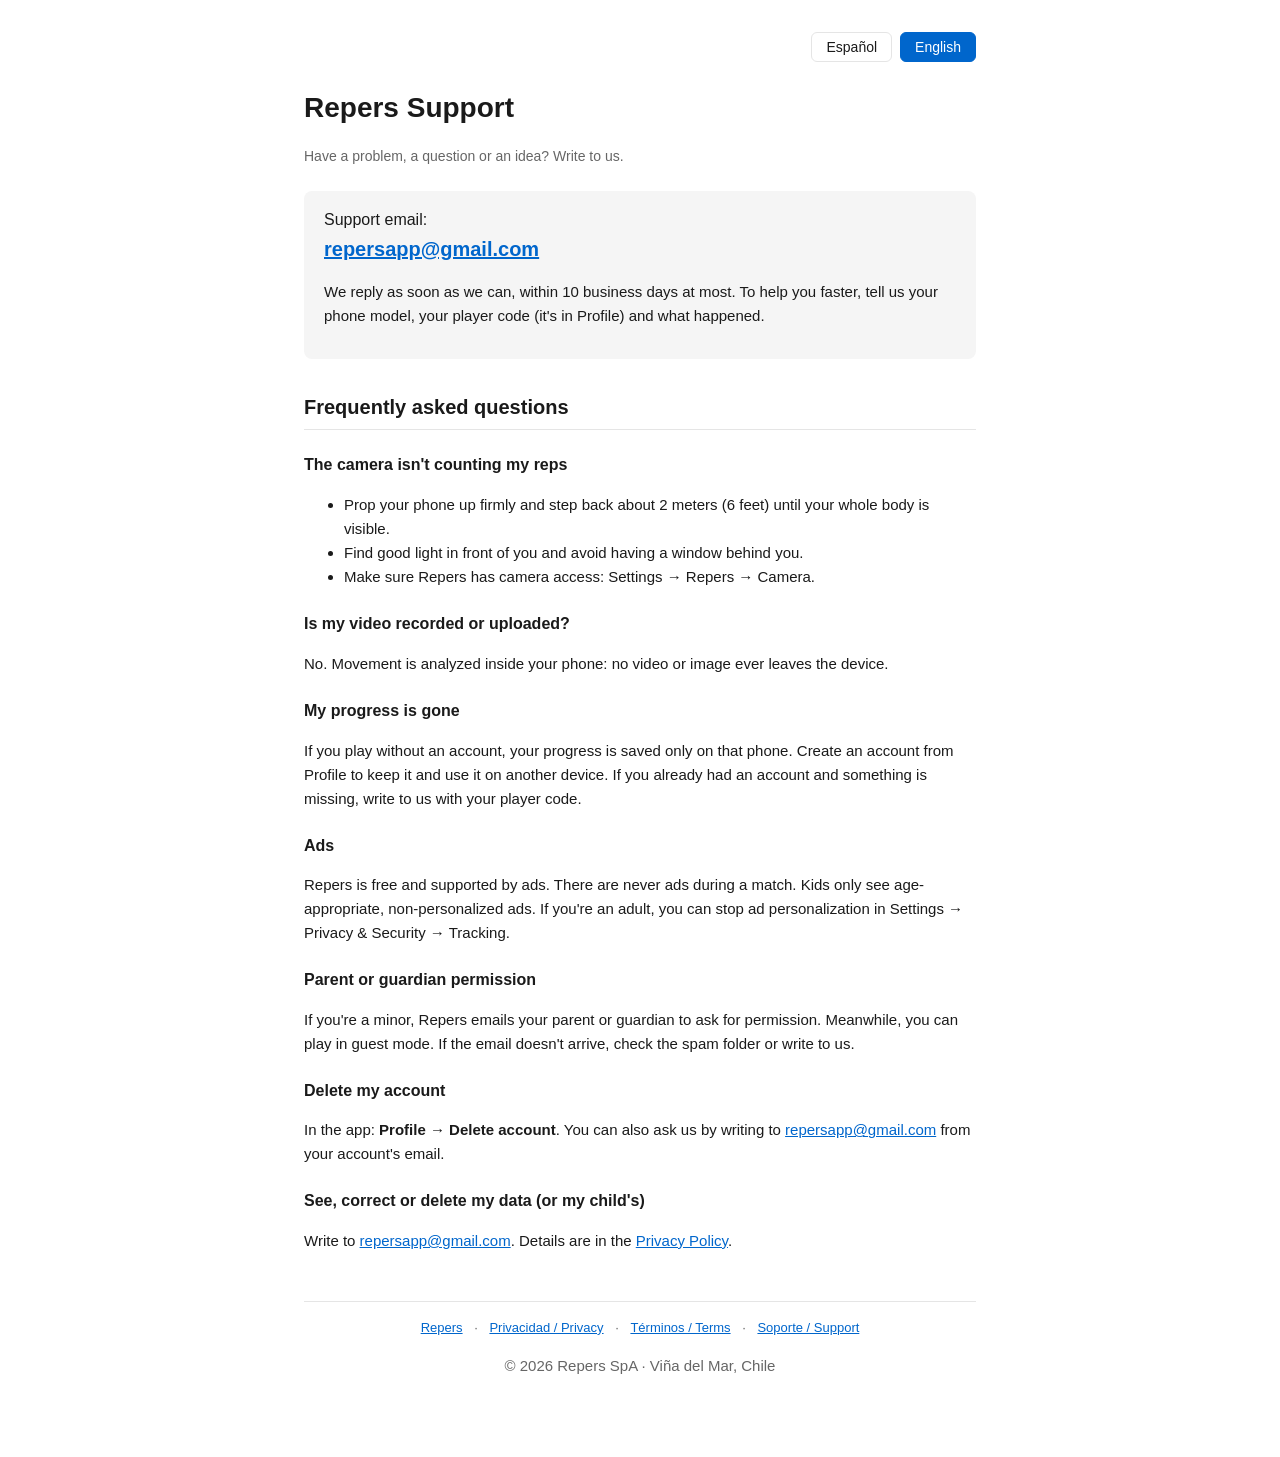
<file: support.html>
<!DOCTYPE html>
<html lang="es">
<head>
<meta charset="UTF-8">
<meta name="viewport" content="width=device-width, initial-scale=1.0">
<title>Soporte — Repers</title>
<meta name="description" content="Ayuda y contacto de Repers: correo de soporte, preguntas frecuentes y cómo eliminar tu cuenta.">
<link rel="icon" type="image/png" href="img/favicon.png">
<style>
  :root {
    --bg: #ffffff;
    --text: #1a1a1a;
    --muted: #666;
    --accent: #0066cc;
    --border: #e5e5e5;
    --code-bg: #f5f5f5;
  }
  @media (prefers-color-scheme: dark) {
    :root {
      --bg: #1a1a1a;
      --text: #f0f0f0;
      --muted: #a0a0a0;
      --accent: #4d9fff;
      --border: #333;
      --code-bg: #2a2a2a;
    }
  }
  * { box-sizing: border-box; }
  body {
    margin: 0;
    padding: 0;
    font-family: -apple-system, BlinkMacSystemFont, "Segoe UI", Roboto, sans-serif;
    line-height: 1.6;
    color: var(--text);
    background: var(--bg);
  }
  .container {
    max-width: 720px;
    margin: 0 auto;
    padding: 32px 24px 64px;
  }
  .lang-switch {
    display: flex;
    gap: 8px;
    justify-content: flex-end;
    margin-bottom: 24px;
  }
  .lang-switch button {
    padding: 6px 14px;
    border: 1px solid var(--border);
    background: transparent;
    color: var(--text);
    border-radius: 6px;
    cursor: pointer;
    font-size: 14px;
  }
  .lang-switch button.active {
    background: var(--accent);
    color: white;
    border-color: var(--accent);
  }
  h1 { font-size: 28px; margin: 0 0 8px; }
  h2 { font-size: 20px; margin: 32px 0 12px; border-bottom: 1px solid var(--border); padding-bottom: 6px; }
  h3 { font-size: 16px; margin: 22px 0 6px; }
  p, li { font-size: 15px; }
  .meta { color: var(--muted); font-size: 14px; margin-bottom: 24px; }
  .contacto {
    background: var(--code-bg);
    padding: 16px 20px;
    border-radius: 8px;
    margin: 16px 0 24px;
  }
  .contacto .correo { font-size: 20px; font-weight: 600; word-break: break-all; }
  a { color: var(--accent); }
  .content { display: none; }
  .content.active { display: block; }
  footer {
    margin-top: 48px;
    padding-top: 16px;
    border-top: 1px solid var(--border);
    color: var(--muted);
    font-size: 13px;
    text-align: center;
  }
  footer a { margin: 0 8px; }
</style>
</head>
<body>
<div class="container">
  <div class="lang-switch">
    <button id="btn-es" class="active" onclick="setLang('es')">Español</button>
    <button id="btn-en" onclick="setLang('en')">English</button>
  </div>

  <!-- ===== ESPAÑOL ===== -->
  <div id="content-es" class="content active">
    <h1>Soporte de Repers</h1>
    <p class="meta">¿Tienes un problema, una duda o una idea? Escríbenos.</p>

    <div class="contacto">
      <div>Correo de soporte:</div>
      <div class="correo"><a href="mailto:repersapp@gmail.com?subject=Soporte%20Repers">repersapp@gmail.com</a></div>
      <p>Te respondemos lo antes posible y como máximo en 10 días hábiles. Para ayudarte más rápido, cuéntanos el modelo de tu teléfono, tu código de jugador (está en Perfil) y qué pasó.</p>
    </div>

    <h2>Preguntas frecuentes</h2>

    <h3>La cámara no cuenta mis repeticiones</h3>
    <ul>
      <li>Apoya el teléfono firme y aléjate unos 2 metros, hasta que se vea todo tu cuerpo.</li>
      <li>Busca buena luz de frente y evita tener una ventana detrás.</li>
      <li>Revisa que Repers tenga permiso de cámara: Ajustes → Repers → Cámara.</li>
    </ul>

    <h3>¿Se graba o se sube mi video?</h3>
    <p>No. El movimiento se analiza dentro de tu teléfono: ningún video ni imagen sale del dispositivo.</p>

    <h3>Se perdió mi progreso</h3>
    <p>Si juegas sin cuenta, tu progreso se guarda solo en ese teléfono. Crea una cuenta desde Perfil para guardarlo y usarlo en otro dispositivo. Si ya tenías cuenta y falta algo, escríbenos con tu código de jugador.</p>

    <h3>Anuncios</h3>
    <p>Repers es gratis y se financia con anuncios. Nunca hay anuncios durante una partida. Los menores solo ven anuncios aptos para su edad y sin personalizar. Si eres adulto, puedes impedir que se personalicen en Ajustes → Privacidad y seguridad → Rastreo.</p>

    <h3>Permiso de madre, padre o tutor</h3>
    <p>Si eres menor, Repers le envía un correo a tu madre, padre o tutor para que lo autorice. Mientras tanto puedes jugar en modo invitado. Si el correo no llega, revisen la carpeta de spam o escríbannos.</p>

    <h3>Eliminar mi cuenta</h3>
    <p>En la app: <strong>Perfil → Eliminar cuenta</strong>. También puedes pedirlo escribiendo a <a href="mailto:repersapp@gmail.com?subject=Eliminar%20cuenta">repersapp@gmail.com</a> desde el correo de tu cuenta.</p>

    <h3>Ver, corregir o borrar mis datos (o los de mi hijo o hija)</h3>
    <p>Escríbenos a <a href="mailto:repersapp@gmail.com">repersapp@gmail.com</a>. Los detalles están en la <a href="./privacy">Política de Privacidad</a>.</p>
  </div>

  <!-- ===== ENGLISH ===== -->
  <div id="content-en" class="content">
    <h1>Repers Support</h1>
    <p class="meta">Have a problem, a question or an idea? Write to us.</p>

    <div class="contacto">
      <div>Support email:</div>
      <div class="correo"><a href="mailto:repersapp@gmail.com?subject=Repers%20support">repersapp@gmail.com</a></div>
      <p>We reply as soon as we can, within 10 business days at most. To help you faster, tell us your phone model, your player code (it's in Profile) and what happened.</p>
    </div>

    <h2>Frequently asked questions</h2>

    <h3>The camera isn't counting my reps</h3>
    <ul>
      <li>Prop your phone up firmly and step back about 2 meters (6 feet) until your whole body is visible.</li>
      <li>Find good light in front of you and avoid having a window behind you.</li>
      <li>Make sure Repers has camera access: Settings → Repers → Camera.</li>
    </ul>

    <h3>Is my video recorded or uploaded?</h3>
    <p>No. Movement is analyzed inside your phone: no video or image ever leaves the device.</p>

    <h3>My progress is gone</h3>
    <p>If you play without an account, your progress is saved only on that phone. Create an account from Profile to keep it and use it on another device. If you already had an account and something is missing, write to us with your player code.</p>

    <h3>Ads</h3>
    <p>Repers is free and supported by ads. There are never ads during a match. Kids only see age-appropriate, non-personalized ads. If you're an adult, you can stop ad personalization in Settings → Privacy &amp; Security → Tracking.</p>

    <h3>Parent or guardian permission</h3>
    <p>If you're a minor, Repers emails your parent or guardian to ask for permission. Meanwhile, you can play in guest mode. If the email doesn't arrive, check the spam folder or write to us.</p>

    <h3>Delete my account</h3>
    <p>In the app: <strong>Profile → Delete account</strong>. You can also ask us by writing to <a href="mailto:repersapp@gmail.com?subject=Delete%20account">repersapp@gmail.com</a> from your account's email.</p>

    <h3>See, correct or delete my data (or my child's)</h3>
    <p>Write to <a href="mailto:repersapp@gmail.com">repersapp@gmail.com</a>. Details are in the <a href="./privacy">Privacy Policy</a>.</p>
  </div>

  <footer>
    <a href="/">Repers</a> · <a href="./privacy">Privacidad / Privacy</a> · <a href="./terms">Términos / Terms</a> · <a href="./support">Soporte / Support</a>
    <p>&copy; 2026 Repers SpA · Viña del Mar, Chile</p>
  </footer>
</div>

<script>
  function setLang(lang) {
    document.querySelectorAll('.content').forEach(el => el.classList.remove('active'));
    document.querySelectorAll('.lang-switch button').forEach(b => b.classList.remove('active'));
    document.getElementById('content-' + lang).classList.add('active');
    document.getElementById('btn-' + lang).classList.add('active');
    document.documentElement.lang = lang;
    try { localStorage.setItem('repers-legal-lang', lang); } catch(_) {}
  }
  try {
    var q = new URLSearchParams(location.search).get('lang');
    var saved = (q === 'en' || q === 'es') ? q : localStorage.getItem('repers-legal-lang');
    if (saved === 'en' || saved === 'es') setLang(saved);
    else if (!q && (navigator.language || '').toLowerCase().indexOf('es') !== 0) setLang('en');
  } catch(_) {}
</script>
</body>
</html>
</file>
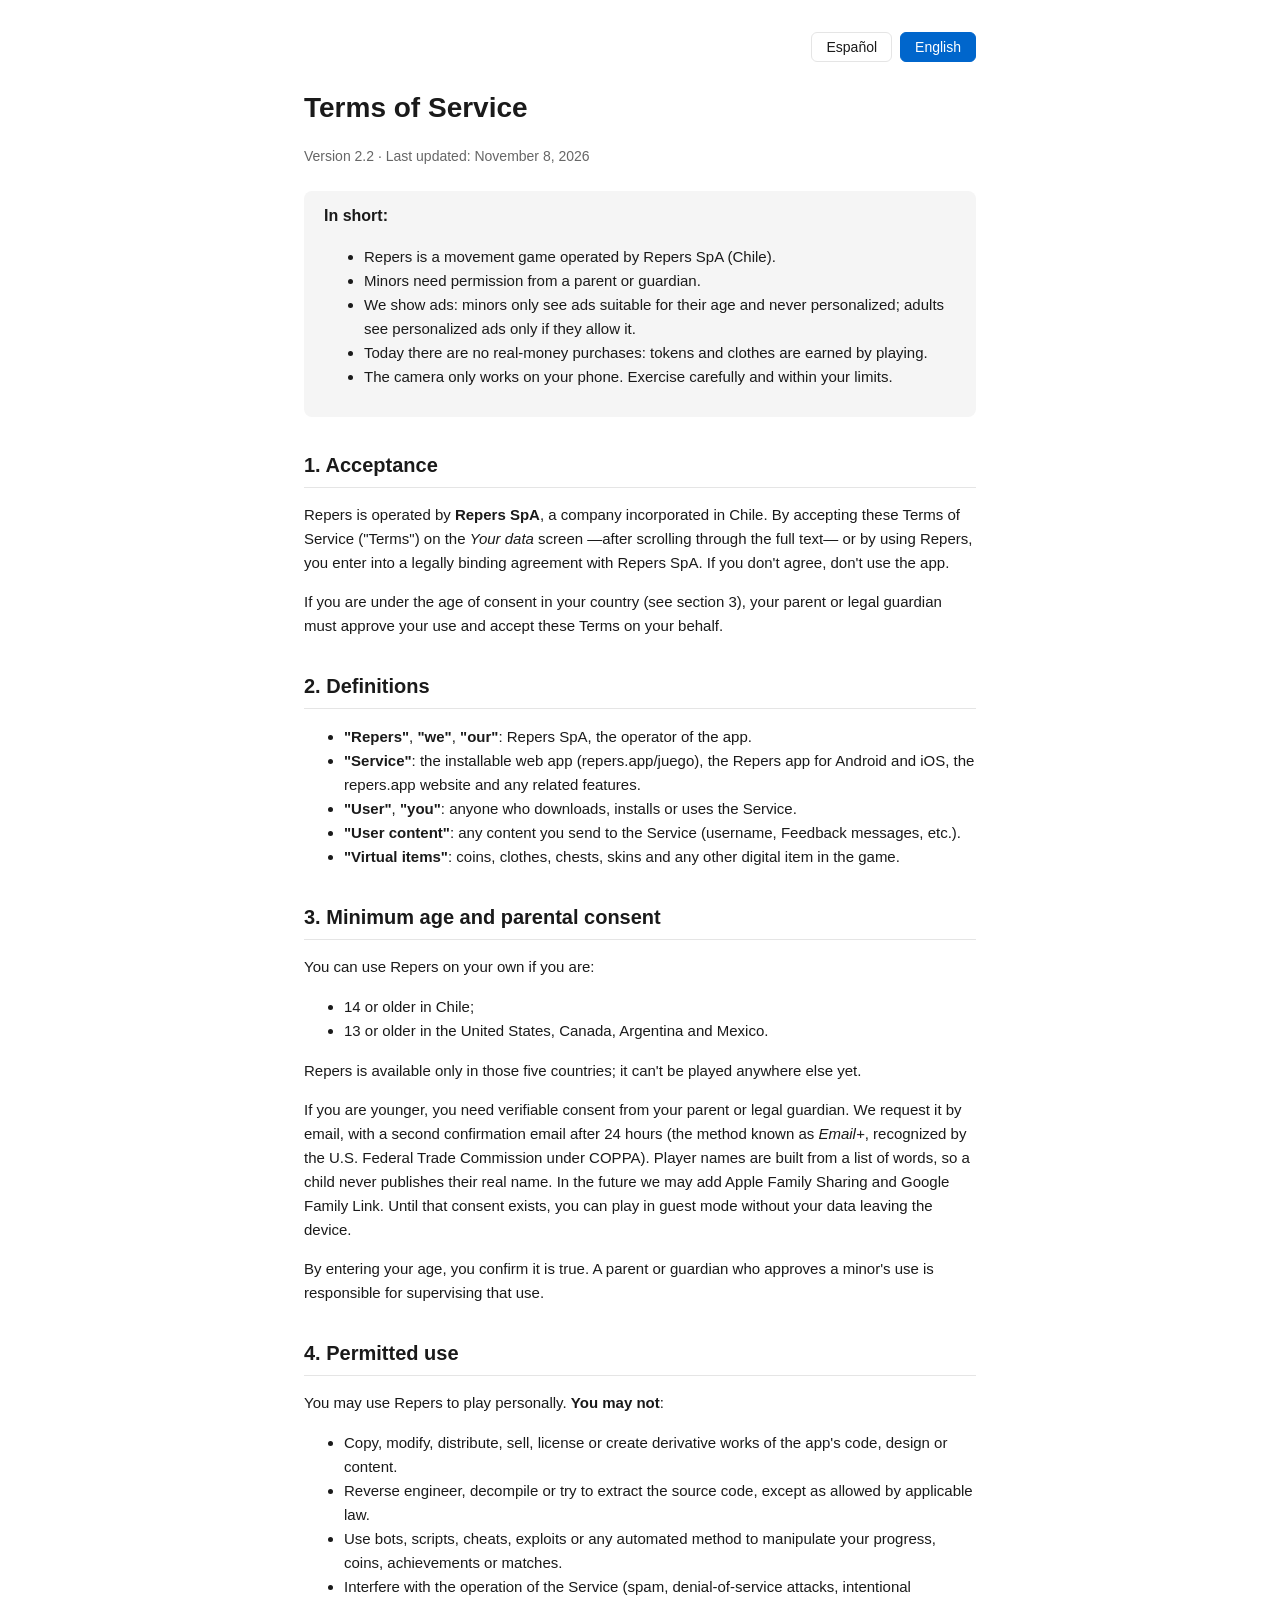
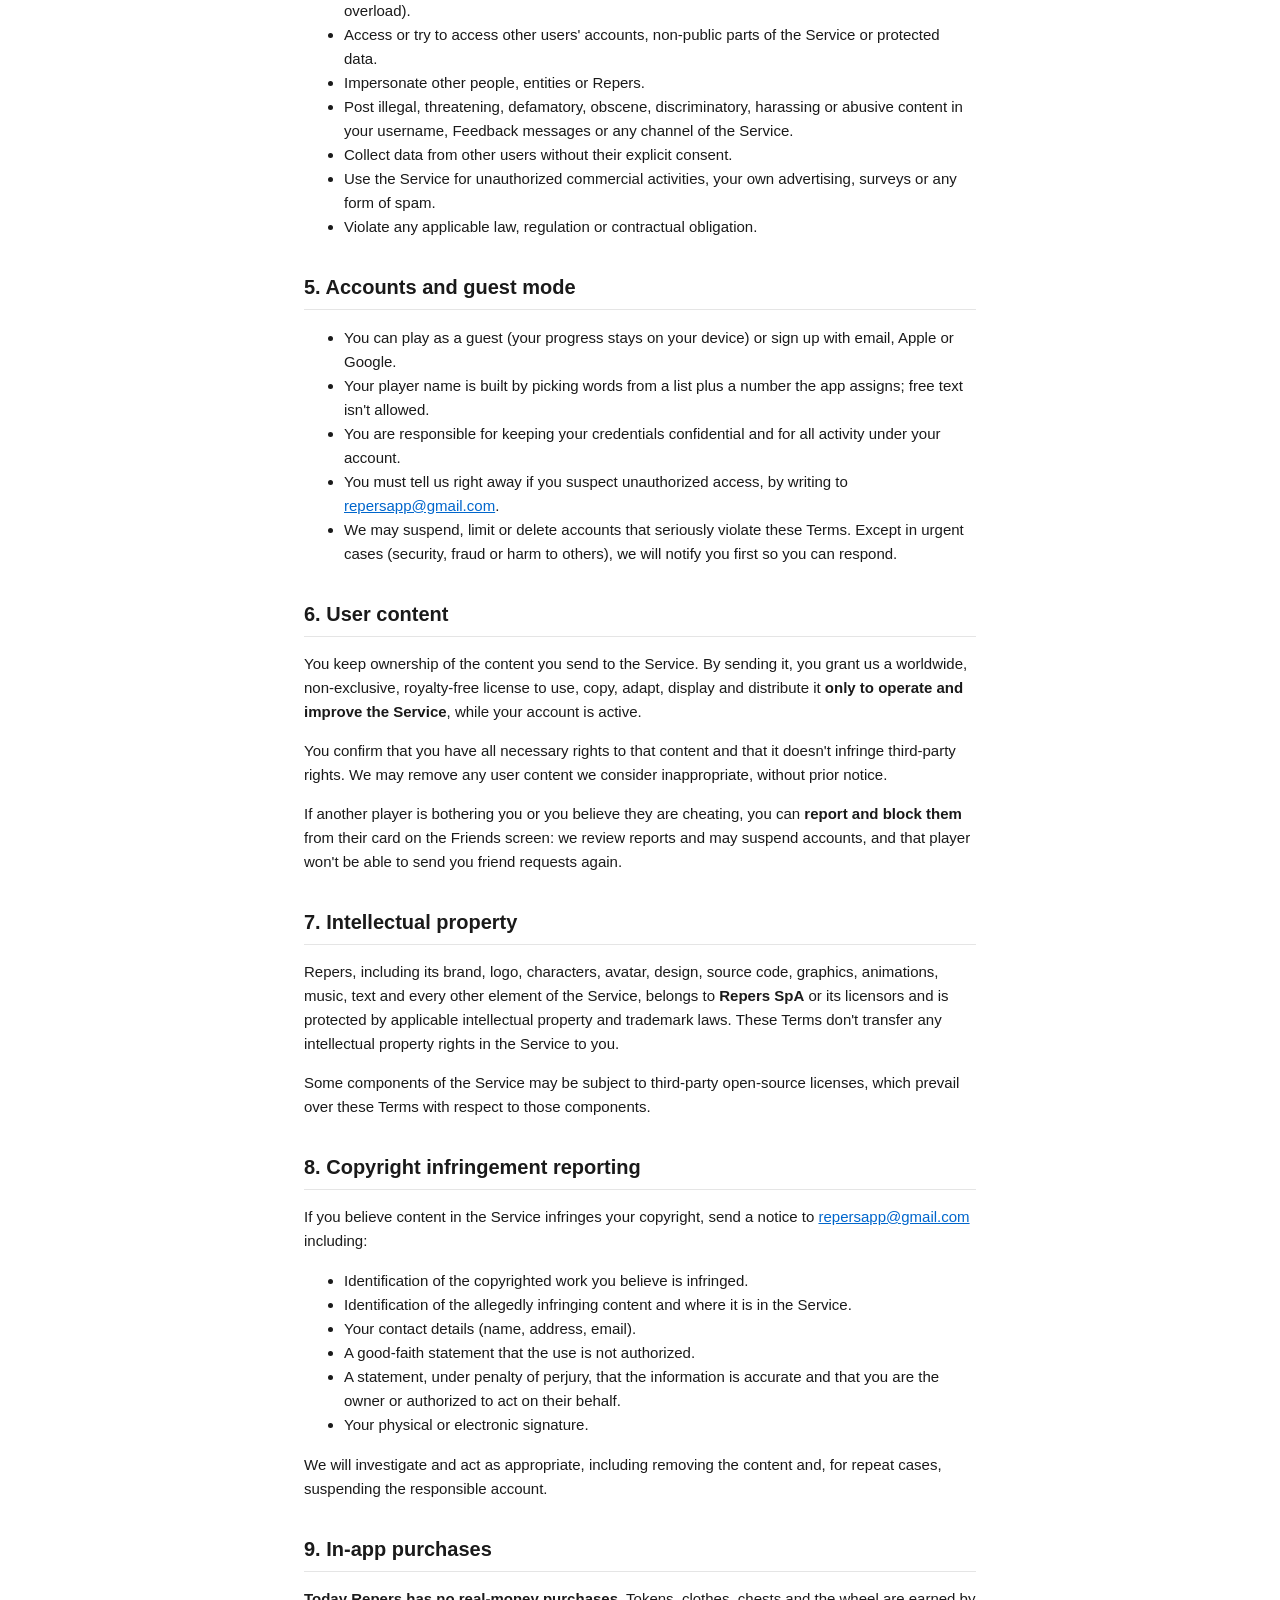
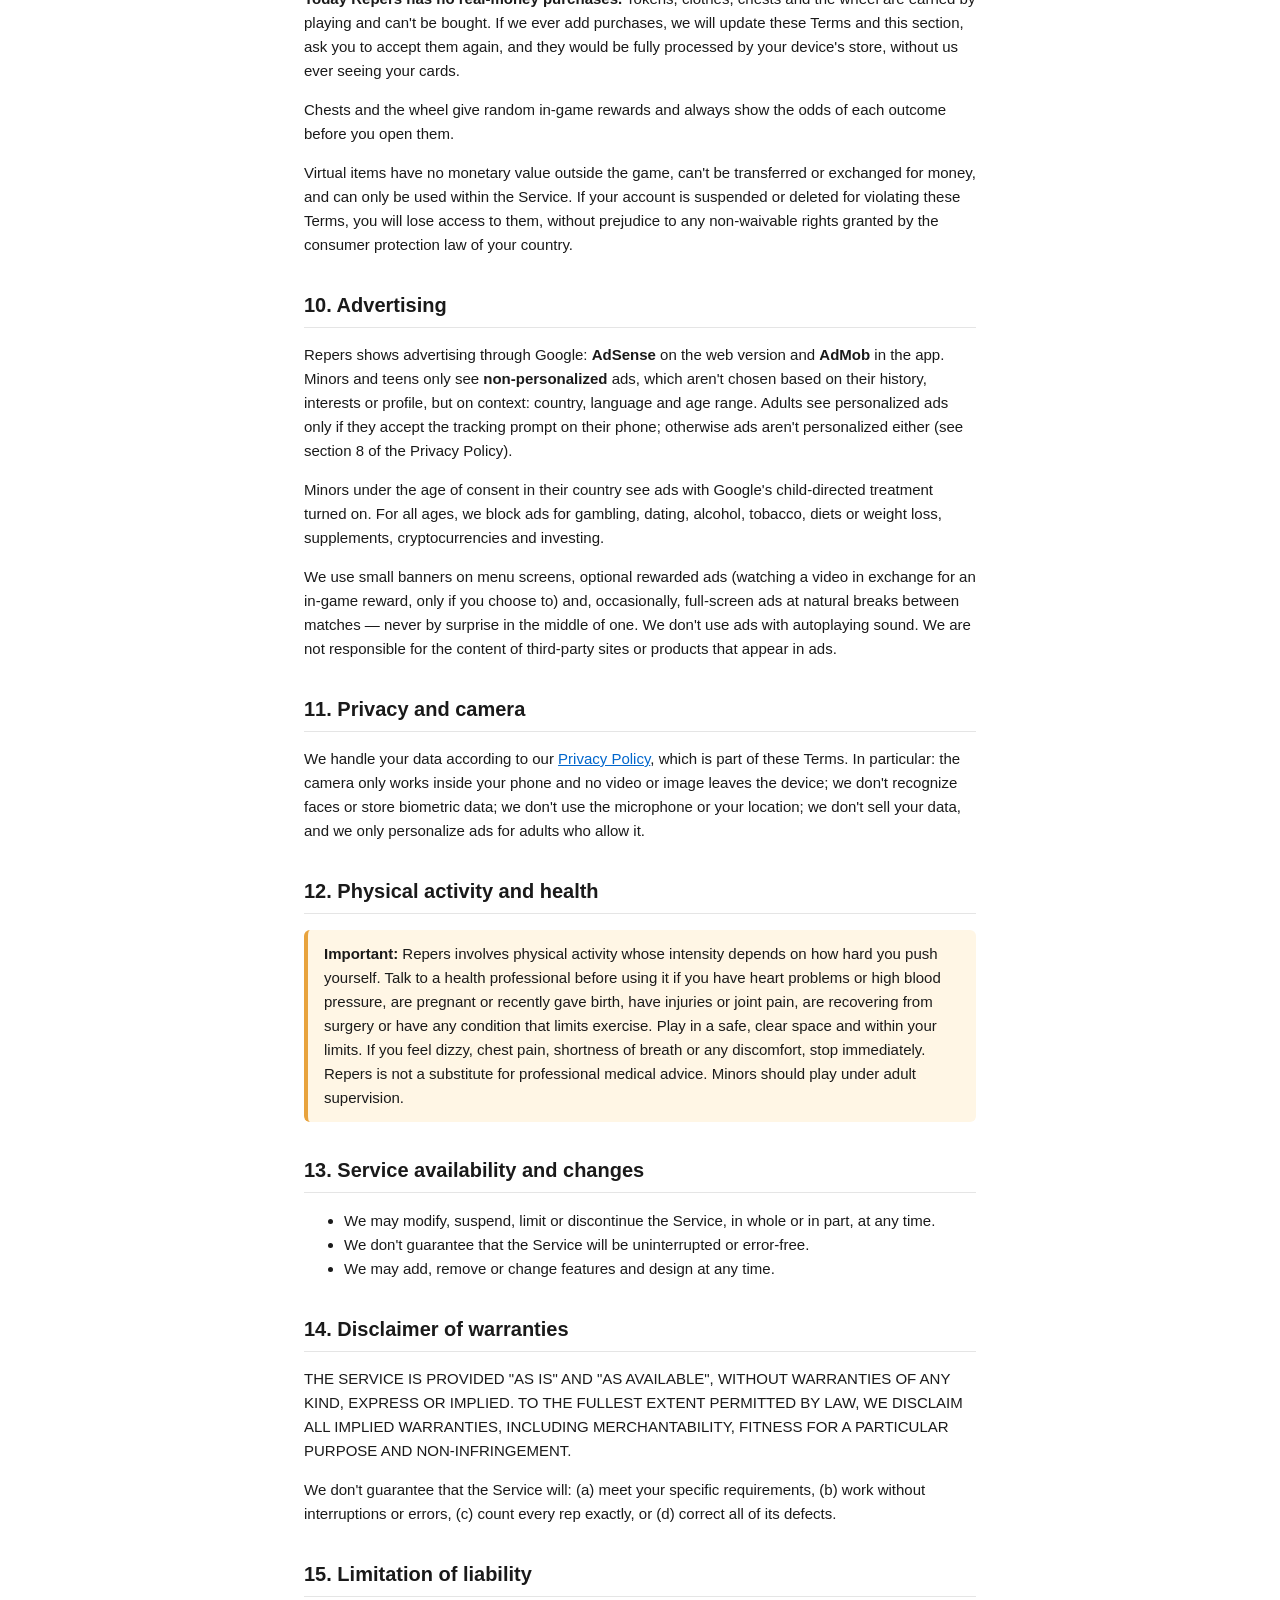
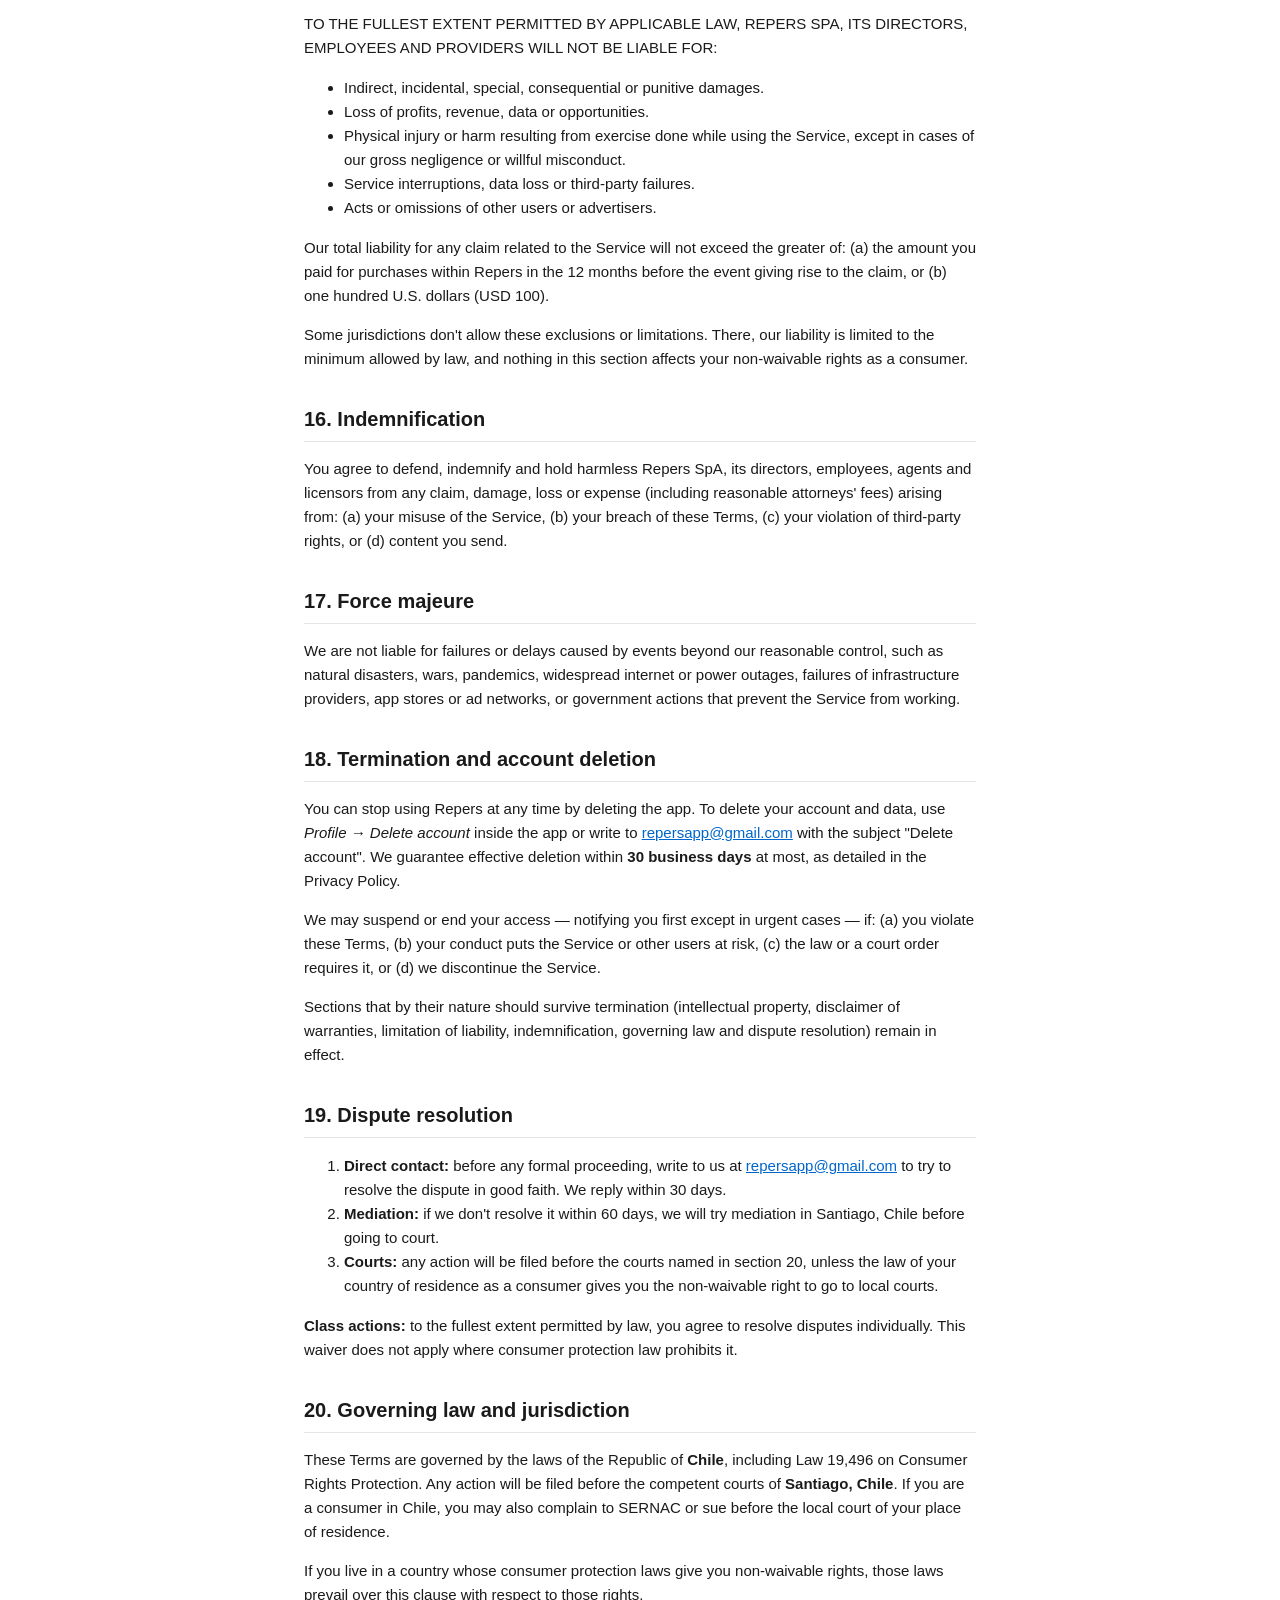
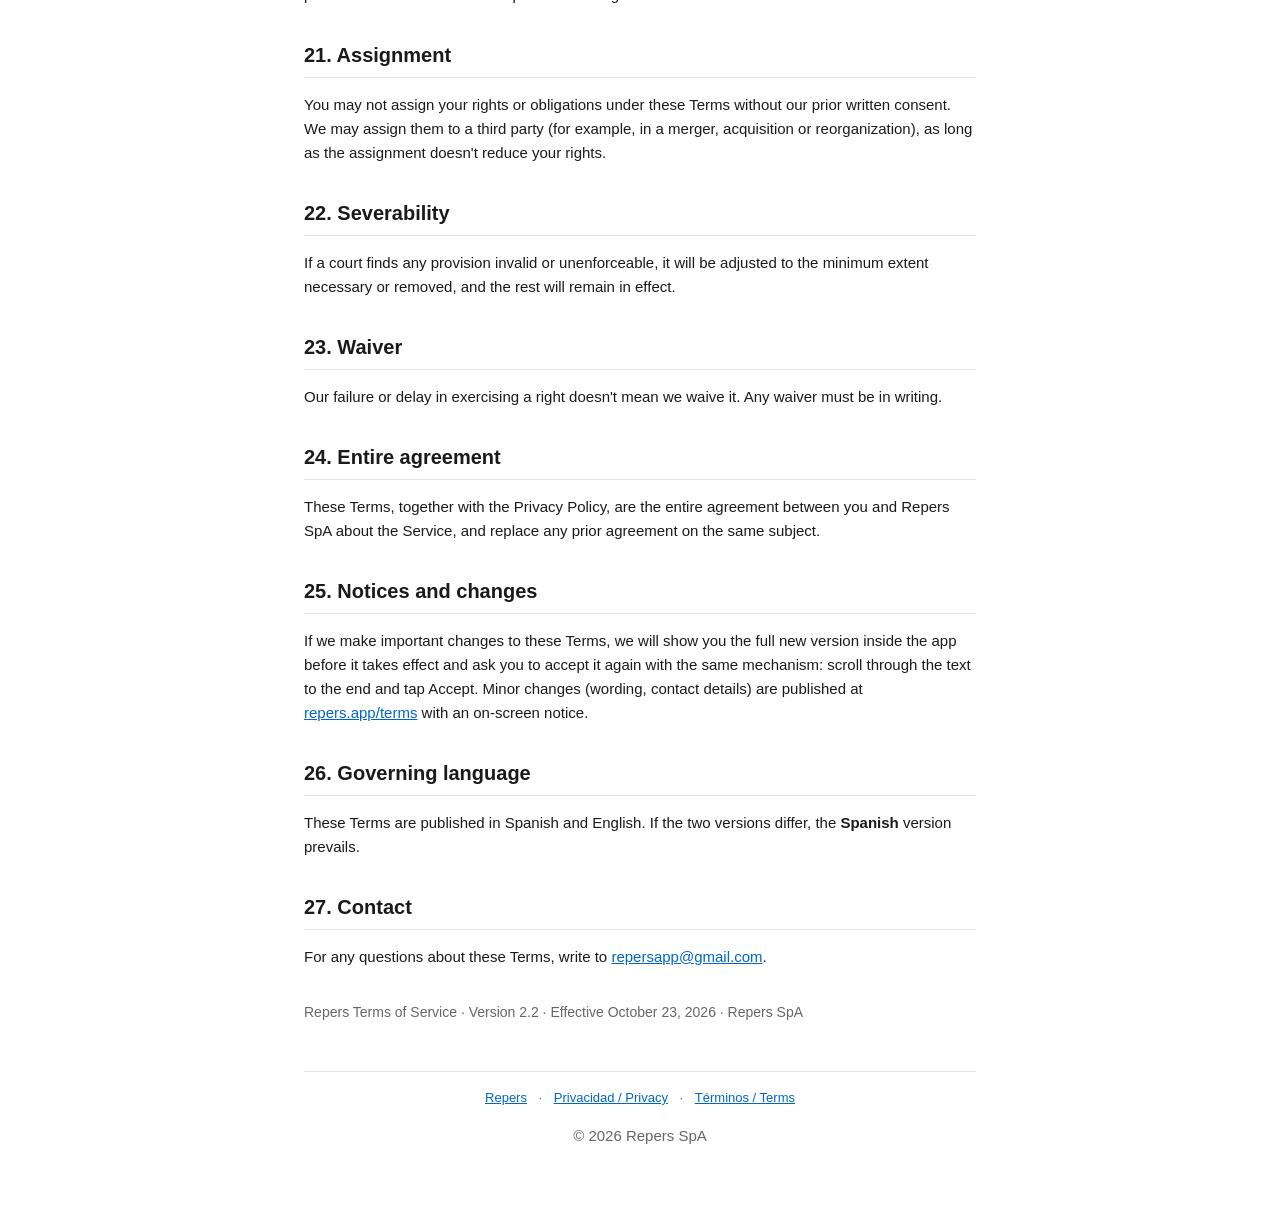
<file: terms.html>
<!DOCTYPE html>
<html lang="es">
<head>
<meta charset="UTF-8">
<meta name="viewport" content="width=device-width, initial-scale=1.0">
<title>Términos y Condiciones — Repers</title>
<style>
  :root {
    --bg: #ffffff;
    --text: #1a1a1a;
    --muted: #666;
    --accent: #0066cc;
    --border: #e5e5e5;
    --code-bg: #f5f5f5;
    --warn-bg: #fff6e5;
    --warn-border: #e8a33d;
  }
  @media (prefers-color-scheme: dark) {
    :root {
      --bg: #1a1a1a;
      --text: #f0f0f0;
      --muted: #a0a0a0;
      --accent: #4d9fff;
      --border: #333;
      --code-bg: #2a2a2a;
      --warn-bg: #2b2416;
      --warn-border: #b07a2a;
    }
  }
  * { box-sizing: border-box; }
  body {
    margin: 0;
    padding: 0;
    font-family: -apple-system, BlinkMacSystemFont, "Segoe UI", Roboto, sans-serif;
    line-height: 1.6;
    color: var(--text);
    background: var(--bg);
  }
  .container {
    max-width: 720px;
    margin: 0 auto;
    padding: 32px 24px 64px;
  }
  .lang-switch {
    display: flex;
    gap: 8px;
    justify-content: flex-end;
    margin-bottom: 24px;
  }
  .lang-switch button {
    padding: 6px 14px;
    border: 1px solid var(--border);
    background: transparent;
    color: var(--text);
    border-radius: 6px;
    cursor: pointer;
    font-size: 14px;
  }
  .lang-switch button.active {
    background: var(--accent);
    color: white;
    border-color: var(--accent);
  }
  h1 { font-size: 28px; margin: 0 0 8px; }
  h2 { font-size: 20px; margin: 32px 0 12px; border-bottom: 1px solid var(--border); padding-bottom: 6px; }
  h3 { font-size: 16px; margin: 20px 0 8px; }
  p, li { font-size: 15px; }
  .meta { color: var(--muted); font-size: 14px; margin-bottom: 24px; }
  .summary {
    background: var(--code-bg);
    padding: 12px 20px;
    border-radius: 8px;
    margin: 16px 0 24px;
  }
  .warning {
    background: var(--warn-bg);
    border-left: 4px solid var(--warn-border);
    padding: 12px 16px;
    border-radius: 6px;
    margin: 16px 0;
    font-size: 15px;
  }
  a { color: var(--accent); }
  .content { display: none; }
  .content.active { display: block; }
  .fin { margin-top: 32px; color: var(--muted); font-size: 14px; }
  footer {
    margin-top: 48px;
    padding-top: 16px;
    border-top: 1px solid var(--border);
    color: var(--muted);
    font-size: 13px;
    text-align: center;
  }
  footer a { margin: 0 8px; }
</style>
</head>
<body>
<div class="container">
  <div class="lang-switch">
    <button id="btn-es" class="active" onclick="setLang('es')">Español</button>
    <button id="btn-en" onclick="setLang('en')">English</button>
  </div>

  <!-- ===== ESPAÑOL ===== -->
  <div id="content-es" class="content active">
    <h1>Términos y Condiciones</h1>
    <p class="meta">Versión 2.2 · Última actualización: 8 de noviembre de 2026</p>

    <div class="summary">
      <strong>En simple:</strong>
      <ul>
        <li>Repers es un juego de movimiento operado por Repers SpA (Chile).</li>
        <li>Los menores necesitan permiso de su madre, padre o tutor.</li>
        <li>Mostramos publicidad: a los menores, solo anuncios aptos para su edad y sin personalizar; a los adultos, personalizada solo si la aceptan.</li>
        <li>Hoy no hay compras con dinero real: los tokens y las prendas se ganan jugando.</li>
        <li>La cámara funciona solo en tu teléfono. Haz ejercicio con cuidado y dentro de tus límites.</li>
      </ul>
    </div>

    <h2>1. Aceptación</h2>
    <p>Repers es operado por <strong>Repers SpA</strong>, sociedad constituida en Chile. Al aceptar estos Términos y Condiciones ("Términos") en la pantalla <em>Tus datos</em> —después de recorrer el texto completo— o al usar Repers, aceptas un acuerdo legalmente vinculante con Repers SpA. Si no estás de acuerdo, no uses la app.</p>
    <p>Si eres menor de la edad de consentimiento de tu país (ver sección 3), tu madre, padre o tutor debe autorizar tu uso y aceptar estos Términos en tu nombre.</p>

    <h2>2. Definiciones</h2>
    <ul>
      <li><strong>"Repers"</strong>, <strong>"nosotros"</strong>, <strong>"nuestro"</strong>: Repers SpA, operadora de la aplicación.</li>
      <li><strong>"Servicio"</strong>: la app web instalable (repers.app/juego), la aplicación Repers para Android e iOS, el sitio web repers.app y cualquier funcionalidad relacionada.</li>
      <li><strong>"Usuario"</strong>, <strong>"tú"</strong>: cualquier persona que descargue, instale o use el Servicio.</li>
      <li><strong>"Contenido del usuario"</strong>: cualquier contenido que envíes al Servicio (nombre de usuario, mensajes de Feedback, etc.).</li>
      <li><strong>"Elementos virtuales"</strong>: monedas, prendas, cofres, skins y cualquier otro objeto digital del juego.</li>
    </ul>

    <h2>3. Edad mínima y consentimiento parental</h2>
    <p>Puedes usar Repers por tu cuenta si tienes:</p>
    <ul>
      <li>14 años o más en Chile;</li>
      <li>13 años o más en Estados Unidos, Canadá, Argentina y México.</li>
    </ul>
    <p>Repers está disponible solo en esos cinco países; en el resto todavía no se puede jugar.</p>
    <p>Si tienes menos, necesitas el consentimiento verificable de tu madre, padre o tutor legal. Lo pedimos por correo electrónico, con un segundo correo de confirmación a las 24 horas (método conocido como <em>Email+</em>, reconocido por la Comisión Federal de Comercio de Estados Unidos bajo la ley COPPA). El nombre de jugador se arma con palabras de una lista, así que un menor nunca publica su nombre real. En el futuro podremos sumar Family Sharing de Apple y Family Link de Google. Mientras no exista ese consentimiento, puedes jugar en modo invitado sin que tus datos salgan del dispositivo.</p>
    <p>Al indicar tu edad declaras que es verdadera. Si una madre, padre o tutor autoriza el uso de un menor, es responsable de supervisar ese uso.</p>

    <h2>4. Uso permitido</h2>
    <p>Puedes usar Repers para jugar personalmente. <strong>No puedes</strong>:</p>
    <ul>
      <li>Copiar, modificar, distribuir, vender, licenciar o crear obras derivadas del código, diseño o contenido de la app.</li>
      <li>Aplicar ingeniería inversa, descompilar o intentar extraer el código fuente, excepto en la medida permitida por la ley aplicable.</li>
      <li>Usar bots, scripts, trampas, exploits o cualquier método automatizado para manipular tu progreso, monedas, logros o partidas.</li>
      <li>Interferir con el funcionamiento del Servicio (spam, ataques de denegación de servicio, sobrecarga intencional).</li>
      <li>Acceder o intentar acceder a cuentas de otros usuarios, a partes no públicas del Servicio o a datos protegidos.</li>
      <li>Suplantar la identidad de otras personas, entidades o de Repers.</li>
      <li>Publicar contenido ilegal, amenazante, difamatorio, obsceno, discriminatorio, acosador o abusivo en tu nombre de usuario, mensajes de Feedback o cualquier canal del Servicio.</li>
      <li>Recopilar datos de otros usuarios sin su consentimiento explícito.</li>
      <li>Usar el Servicio para actividades comerciales no autorizadas, publicidad propia, encuestas o cualquier forma de spam.</li>
      <li>Violar cualquier ley, regulación u obligación contractual aplicable.</li>
    </ul>

    <h2>5. Cuentas y modo invitado</h2>
    <ul>
      <li>Puedes jugar como invitado (tu progreso queda solo en tu dispositivo) o registrarte con correo electrónico, Apple o Google.</li>
      <li>Tu nombre de jugador se arma eligiendo palabras de una lista más un número que pone la app; no se puede escribir texto libre.</li>
      <li>Eres responsable de mantener la confidencialidad de tus credenciales y de toda actividad que ocurra bajo tu cuenta.</li>
      <li>Debes avisarnos de inmediato si sospechas un acceso no autorizado, escribiendo a <a href="mailto:repersapp@gmail.com">repersapp@gmail.com</a>.</li>
      <li>Podemos suspender, limitar o eliminar cuentas que infrinjan gravemente estos Términos. Salvo urgencia (seguridad, fraude o daño a otras personas), te avisaremos antes para que puedas responder.</li>
    </ul>

    <h2>6. Contenido del usuario</h2>
    <p>Conservas la titularidad del contenido que envías al Servicio. Al enviarlo, nos otorgas una licencia mundial, no exclusiva y libre de regalías para usarlo, copiarlo, adaptarlo, mostrarlo y distribuirlo <strong>solo para operar y mejorar el Servicio</strong>, mientras mantengas tu cuenta activa.</p>
    <p>Declaras que tienes todos los derechos necesarios sobre ese contenido y que no infringe derechos de terceros. Podemos eliminar cualquier contenido del usuario que consideremos inapropiado, sin previo aviso.</p>
    <p>Si otro jugador te molesta o crees que hace trampa, puedes <strong>reportarlo y bloquearlo</strong> desde su ficha en la pantalla de Amigos: revisamos los reportes y podemos suspender cuentas, y ese jugador no podrá volver a enviarte solicitudes de amistad.</p>

    <h2>7. Propiedad intelectual</h2>
    <p>Repers, incluyendo su marca, logotipo, personajes, avatar, diseño, código fuente, gráficos, animaciones, música, textos y cualquier otro elemento del Servicio, pertenece a <strong>Repers SpA</strong> o a sus licenciantes, y está protegido por las leyes de propiedad intelectual y marcas aplicables. Estos Términos no te transfieren ningún derecho de propiedad intelectual sobre el Servicio.</p>
    <p>Algunos componentes del Servicio pueden estar sujetos a licencias de software de código abierto de terceros, que prevalecen sobre estos Términos en lo que respecta a esos componentes.</p>

    <h2>8. Reporte de infracciones de derechos de autor</h2>
    <p>Si crees que contenido dentro del Servicio infringe tus derechos de autor, envíanos un aviso a <a href="mailto:repersapp@gmail.com">repersapp@gmail.com</a> con:</p>
    <ul>
      <li>Identificación de la obra protegida que crees infringida.</li>
      <li>Identificación del contenido supuestamente infractor y su ubicación en el Servicio.</li>
      <li>Tus datos de contacto (nombre, dirección, correo).</li>
      <li>Una declaración de buena fe de que el uso no está autorizado.</li>
      <li>Una declaración, bajo pena de perjurio, de que la información es exacta y de que eres el titular o estás autorizado a actuar en su nombre.</li>
      <li>Tu firma física o electrónica.</li>
    </ul>
    <p>Investigaremos y actuaremos según corresponda, incluyendo la eliminación del contenido y, en casos reiterados, la suspensión de la cuenta responsable.</p>

    <h2>9. Compras dentro de la aplicación</h2>
    <p><strong>Hoy Repers no tiene compras con dinero real.</strong> Los tokens, las prendas, los cofres y la ruleta se ganan jugando y no se pueden comprar. Si en el futuro agregamos compras, actualizaremos estos Términos y esta sección, te pediremos aceptarlos de nuevo y las procesaría por completo la tienda de tu dispositivo, sin que veamos nunca tus tarjetas.</p>
    <p>Los cofres y la ruleta entregan premios al azar del juego y muestran siempre las probabilidades de cada resultado antes de abrirlos.</p>
    <p>Los elementos virtuales no tienen valor monetario fuera del juego, no son transferibles ni canjeables por dinero, y su uso está limitado al Servicio. Si tu cuenta es suspendida o eliminada por violar estos Términos, perderás el acceso a ellos, sin perjuicio de los derechos irrenunciables que te otorgue la ley de protección al consumidor de tu país.</p>

    <h2>10. Publicidad</h2>
    <p>Repers muestra publicidad mediante Google: <strong>AdSense</strong> en la versión web y <strong>AdMob</strong> en la app. A menores y adolescentes solo les mostramos anuncios <strong>no personalizados</strong>, que no se eligen según su historial, sus intereses ni su perfil, sino según el contexto: país, idioma y rango de edad. A los adultos les mostramos anuncios personalizados solo si lo aceptan en el aviso de rastreo de su teléfono; si no, tampoco se personalizan (ver la sección 8 de la Política de Privacidad).</p>
    <p>A los menores bajo la edad de consentimiento de su país les mostramos anuncios con el tratamiento infantil de Google activado. Para todas las edades bloqueamos anuncios de apuestas, citas, alcohol, tabaco, dietas o pérdida de peso, suplementos, criptomonedas e inversiones.</p>
    <p>Usamos banners pequeños en pantallas de menú, anuncios con recompensa opcionales (ver un video a cambio de un premio del juego, solo si tú lo eliges) y, a veces, anuncios de pantalla completa en pausas naturales entre partidas — nunca por sorpresa a mitad de una. Tampoco usamos anuncios con sonido automático. No somos responsables del contenido de sitios o productos de terceros que aparezcan en los anuncios.</p>

    <h2>11. Privacidad y cámara</h2>
    <p>Tratamos tus datos según nuestra <a href="./privacy">Política de Privacidad</a>, que forma parte de estos Términos. En especial: la cámara funciona solo dentro de tu teléfono y ningún video o imagen sale del dispositivo; no reconocemos rostros ni guardamos datos biométricos; no usamos el micrófono ni tu ubicación; no vendemos tus datos y solo personalizamos anuncios para adultos que lo aceptan.</p>

    <h2>12. Actividad física y salud</h2>
    <div class="warning">
      <strong>Importante:</strong> Repers implica actividad física cuya intensidad depende de cuánto te exijas. Consulta a un profesional de la salud antes de usarlo si tienes problemas cardíacos o hipertensión, estás embarazada o en posparto reciente, tienes lesiones o dolor articular, te estás recuperando de una cirugía o tienes cualquier condición que limite el ejercicio. Juega en un espacio seguro y despejado, dentro de tus límites. Si sientes mareo, dolor en el pecho, falta de aire o cualquier molestia, detente de inmediato. Repers no reemplaza el consejo médico profesional. Los menores deben jugar con la supervisión de un adulto.
    </div>

    <h2>13. Disponibilidad y cambios del Servicio</h2>
    <ul>
      <li>Podemos modificar, suspender, limitar o descontinuar el Servicio, total o parcialmente, en cualquier momento.</li>
      <li>No garantizamos que el Servicio esté disponible de forma ininterrumpida o libre de errores.</li>
      <li>Podemos agregar, quitar o cambiar funciones y diseño en cualquier momento.</li>
    </ul>

    <h2>14. Descargo de garantías</h2>
    <p>EL SERVICIO SE PROPORCIONA "TAL COMO ESTÁ" Y "SEGÚN DISPONIBILIDAD", SIN GARANTÍAS DE NINGÚN TIPO, EXPRESAS O IMPLÍCITAS. EN LA MÁXIMA MEDIDA PERMITIDA POR LA LEY, RENUNCIAMOS A TODAS LAS GARANTÍAS IMPLÍCITAS, INCLUYENDO LAS DE COMERCIABILIDAD, IDONEIDAD PARA UN PROPÓSITO PARTICULAR Y NO INFRACCIÓN.</p>
    <p>No garantizamos que el Servicio: (a) cumpla tus requisitos específicos, (b) funcione sin interrupciones o errores, (c) cuente cada repetición con exactitud, o (d) corrija todos sus defectos.</p>

    <h2>15. Limitación de responsabilidad</h2>
    <p>EN LA MÁXIMA MEDIDA PERMITIDA POR LA LEY APLICABLE, REPERS SPA, SUS DIRECTORES, EMPLEADOS Y PROVEEDORES NO SERÁN RESPONSABLES POR:</p>
    <ul>
      <li>Daños indirectos, incidentales, especiales, consecuentes o punitivos.</li>
      <li>Pérdida de ganancias, ingresos, datos u oportunidades.</li>
      <li>Lesiones físicas o daños derivados del ejercicio realizado usando el Servicio, salvo culpa grave o dolo de nuestra parte.</li>
      <li>Interrupciones del servicio, pérdida de datos o fallas de terceros.</li>
      <li>Actos u omisiones de otros usuarios o de anunciantes.</li>
    </ul>
    <p>Nuestra responsabilidad total por cualquier reclamo relacionado con el Servicio no excederá el mayor de: (a) el monto que hayas pagado en compras dentro de Repers en los 12 meses anteriores al hecho que originó el reclamo, o (b) cien dólares estadounidenses (USD 100).</p>
    <p>Algunas jurisdicciones no permiten estas exclusiones o limitaciones. En ellas, nuestra responsabilidad se limita al mínimo permitido por la ley, y nada de esta sección afecta tus derechos irrenunciables como consumidor.</p>

    <h2>16. Indemnización</h2>
    <p>Aceptas defender, indemnizar y mantener indemne a Repers SpA, sus directores, empleados, agentes y licenciantes de cualquier reclamo, daño, pérdida o gasto (incluidos honorarios razonables de abogados) derivado de: (a) tu uso indebido del Servicio, (b) tu violación de estos Términos, (c) tu violación de derechos de terceros, o (d) el contenido que envíes.</p>

    <h2>17. Fuerza mayor</h2>
    <p>No seremos responsables por incumplimientos o retrasos causados por hechos fuera de nuestro control razonable, como desastres naturales, guerras, pandemias, cortes generalizados de internet o electricidad, fallas de proveedores de infraestructura, tiendas de aplicaciones o redes publicitarias, o actos de autoridad que impidan el funcionamiento del Servicio.</p>

    <h2>18. Terminación y eliminación de cuenta</h2>
    <p>Puedes dejar de usar Repers en cualquier momento borrando la app. Para eliminar tu cuenta y tus datos, usa <em>Perfil → Eliminar cuenta</em> dentro de la app o escribe a <a href="mailto:repersapp@gmail.com">repersapp@gmail.com</a> con el asunto "Eliminar cuenta". Garantizamos el borrado efectivo en un máximo de <strong>30 días hábiles</strong>, como se detalla en la Política de Privacidad.</p>
    <p>Podemos suspender o terminar tu acceso —avisándote antes, salvo urgencia— si: (a) violas estos Términos, (b) tu conducta pone en riesgo el Servicio o a otros usuarios, (c) la ley o una orden judicial lo exige, o (d) descontinuamos el Servicio.</p>
    <p>Las secciones que por su naturaleza deban sobrevivir a la terminación (propiedad intelectual, descargo de garantías, limitación de responsabilidad, indemnización, ley aplicable y resolución de disputas) seguirán vigentes.</p>

    <h2>19. Resolución de disputas</h2>
    <ol>
      <li><strong>Contacto directo:</strong> antes de cualquier procedimiento formal, escríbenos a <a href="mailto:repersapp@gmail.com">repersapp@gmail.com</a> para intentar resolver la disputa de buena fe. Respondemos dentro de 30 días.</li>
      <li><strong>Mediación:</strong> si no la resolvemos en 60 días, intentaremos una mediación en Santiago de Chile antes de acudir a tribunales.</li>
      <li><strong>Tribunales:</strong> cualquier acción se presentará ante los tribunales indicados en la sección 20, salvo que la ley de tu país de residencia como consumidor te dé el derecho irrenunciable de acudir a tribunales locales.</li>
    </ol>
    <p><strong>Acciones colectivas:</strong> en la máxima medida permitida por la ley, aceptas resolver disputas de forma individual. Esta renuncia no aplica donde la ley de protección al consumidor la prohíbe.</p>

    <h2>20. Ley aplicable y jurisdicción</h2>
    <p>Estos Términos se rigen por las leyes de la República de <strong>Chile</strong>, incluida la Ley 19.496 sobre Protección de los Derechos de los Consumidores. Cualquier acción se presentará ante los tribunales competentes de <strong>Santiago, Chile</strong>. Si eres consumidor en Chile, puedes además reclamar ante el SERNAC o demandar ante el Juzgado de Policía Local de tu domicilio.</p>
    <p>Si resides en un país cuyas leyes de protección al consumidor te otorgan derechos irrenunciables, esas leyes prevalecen sobre esta cláusula en lo que respecta a esos derechos.</p>

    <h2>21. Cesión</h2>
    <p>No puedes ceder tus derechos u obligaciones bajo estos Términos sin nuestro consentimiento previo por escrito. Podemos cederlos a un tercero (por ejemplo, en una fusión, adquisición o reorganización), siempre que la cesión no reduzca tus derechos.</p>

    <h2>22. Divisibilidad</h2>
    <p>Si un tribunal determina que alguna disposición es inválida o inejecutable, se ajustará al mínimo necesario o se eliminará, y el resto seguirá vigente.</p>

    <h2>23. Renuncia</h2>
    <p>Que no ejerzamos o demoremos en ejercer un derecho no significa que renunciemos a él. Cualquier renuncia debe constar por escrito.</p>

    <h2>24. Acuerdo completo</h2>
    <p>Estos Términos, junto con la Política de Privacidad, son el acuerdo completo entre tú y Repers SpA sobre el Servicio, y reemplazan cualquier acuerdo previo sobre el mismo asunto.</p>

    <h2>25. Notificaciones y cambios</h2>
    <p>Si hacemos cambios importantes a estos Términos, te mostraremos la nueva versión completa dentro de la app antes de que entre en vigor y te pediremos aceptarla de nuevo con el mismo mecanismo: recorrer el texto hasta el final y tocar Aceptar. Los cambios menores (redacción, datos de contacto) se publican en <a href="https://repers.app/terms">repers.app/terms</a> con aviso en pantalla.</p>

    <h2>26. Idioma prevalente</h2>
    <p>Estos Términos se publican en español e inglés. Si ambas versiones difieren, prevalece la versión en <strong>español</strong>.</p>

    <h2>27. Contacto</h2>
    <p>Para cualquier consulta sobre estos Términos, escribe a <a href="mailto:repersapp@gmail.com">repersapp@gmail.com</a>.</p>

    <p class="fin">Términos y Condiciones de Repers · Versión 2.2 · Vigentes desde el 23 de octubre de 2026 · Repers SpA</p>
  </div>

  <!-- ===== ENGLISH ===== -->
  <div id="content-en" class="content">
    <h1>Terms of Service</h1>
    <p class="meta">Version 2.2 · Last updated: November 8, 2026</p>

    <div class="summary">
      <strong>In short:</strong>
      <ul>
        <li>Repers is a movement game operated by Repers SpA (Chile).</li>
        <li>Minors need permission from a parent or guardian.</li>
        <li>We show ads: minors only see ads suitable for their age and never personalized; adults see personalized ads only if they allow it.</li>
        <li>Today there are no real-money purchases: tokens and clothes are earned by playing.</li>
        <li>The camera only works on your phone. Exercise carefully and within your limits.</li>
      </ul>
    </div>

    <h2>1. Acceptance</h2>
    <p>Repers is operated by <strong>Repers SpA</strong>, a company incorporated in Chile. By accepting these Terms of Service ("Terms") on the <em>Your data</em> screen —after scrolling through the full text— or by using Repers, you enter into a legally binding agreement with Repers SpA. If you don't agree, don't use the app.</p>
    <p>If you are under the age of consent in your country (see section 3), your parent or legal guardian must approve your use and accept these Terms on your behalf.</p>

    <h2>2. Definitions</h2>
    <ul>
      <li><strong>"Repers"</strong>, <strong>"we"</strong>, <strong>"our"</strong>: Repers SpA, the operator of the app.</li>
      <li><strong>"Service"</strong>: the installable web app (repers.app/juego), the Repers app for Android and iOS, the repers.app website and any related features.</li>
      <li><strong>"User"</strong>, <strong>"you"</strong>: anyone who downloads, installs or uses the Service.</li>
      <li><strong>"User content"</strong>: any content you send to the Service (username, Feedback messages, etc.).</li>
      <li><strong>"Virtual items"</strong>: coins, clothes, chests, skins and any other digital item in the game.</li>
    </ul>

    <h2>3. Minimum age and parental consent</h2>
    <p>You can use Repers on your own if you are:</p>
    <ul>
      <li>14 or older in Chile;</li>
      <li>13 or older in the United States, Canada, Argentina and Mexico.</li>
    </ul>
    <p>Repers is available only in those five countries; it can't be played anywhere else yet.</p>
    <p>If you are younger, you need verifiable consent from your parent or legal guardian. We request it by email, with a second confirmation email after 24 hours (the method known as <em>Email+</em>, recognized by the U.S. Federal Trade Commission under COPPA). Player names are built from a list of words, so a child never publishes their real name. In the future we may add Apple Family Sharing and Google Family Link. Until that consent exists, you can play in guest mode without your data leaving the device.</p>
    <p>By entering your age, you confirm it is true. A parent or guardian who approves a minor's use is responsible for supervising that use.</p>

    <h2>4. Permitted use</h2>
    <p>You may use Repers to play personally. <strong>You may not</strong>:</p>
    <ul>
      <li>Copy, modify, distribute, sell, license or create derivative works of the app's code, design or content.</li>
      <li>Reverse engineer, decompile or try to extract the source code, except as allowed by applicable law.</li>
      <li>Use bots, scripts, cheats, exploits or any automated method to manipulate your progress, coins, achievements or matches.</li>
      <li>Interfere with the operation of the Service (spam, denial-of-service attacks, intentional overload).</li>
      <li>Access or try to access other users' accounts, non-public parts of the Service or protected data.</li>
      <li>Impersonate other people, entities or Repers.</li>
      <li>Post illegal, threatening, defamatory, obscene, discriminatory, harassing or abusive content in your username, Feedback messages or any channel of the Service.</li>
      <li>Collect data from other users without their explicit consent.</li>
      <li>Use the Service for unauthorized commercial activities, your own advertising, surveys or any form of spam.</li>
      <li>Violate any applicable law, regulation or contractual obligation.</li>
    </ul>

    <h2>5. Accounts and guest mode</h2>
    <ul>
      <li>You can play as a guest (your progress stays on your device) or sign up with email, Apple or Google.</li>
      <li>Your player name is built by picking words from a list plus a number the app assigns; free text isn't allowed.</li>
      <li>You are responsible for keeping your credentials confidential and for all activity under your account.</li>
      <li>You must tell us right away if you suspect unauthorized access, by writing to <a href="mailto:repersapp@gmail.com">repersapp@gmail.com</a>.</li>
      <li>We may suspend, limit or delete accounts that seriously violate these Terms. Except in urgent cases (security, fraud or harm to others), we will notify you first so you can respond.</li>
    </ul>

    <h2>6. User content</h2>
    <p>You keep ownership of the content you send to the Service. By sending it, you grant us a worldwide, non-exclusive, royalty-free license to use, copy, adapt, display and distribute it <strong>only to operate and improve the Service</strong>, while your account is active.</p>
    <p>You confirm that you have all necessary rights to that content and that it doesn't infringe third-party rights. We may remove any user content we consider inappropriate, without prior notice.</p>
    <p>If another player is bothering you or you believe they are cheating, you can <strong>report and block them</strong> from their card on the Friends screen: we review reports and may suspend accounts, and that player won't be able to send you friend requests again.</p>

    <h2>7. Intellectual property</h2>
    <p>Repers, including its brand, logo, characters, avatar, design, source code, graphics, animations, music, text and every other element of the Service, belongs to <strong>Repers SpA</strong> or its licensors and is protected by applicable intellectual property and trademark laws. These Terms don't transfer any intellectual property rights in the Service to you.</p>
    <p>Some components of the Service may be subject to third-party open-source licenses, which prevail over these Terms with respect to those components.</p>

    <h2>8. Copyright infringement reporting</h2>
    <p>If you believe content in the Service infringes your copyright, send a notice to <a href="mailto:repersapp@gmail.com">repersapp@gmail.com</a> including:</p>
    <ul>
      <li>Identification of the copyrighted work you believe is infringed.</li>
      <li>Identification of the allegedly infringing content and where it is in the Service.</li>
      <li>Your contact details (name, address, email).</li>
      <li>A good-faith statement that the use is not authorized.</li>
      <li>A statement, under penalty of perjury, that the information is accurate and that you are the owner or authorized to act on their behalf.</li>
      <li>Your physical or electronic signature.</li>
    </ul>
    <p>We will investigate and act as appropriate, including removing the content and, for repeat cases, suspending the responsible account.</p>

    <h2>9. In-app purchases</h2>
    <p><strong>Today Repers has no real-money purchases.</strong> Tokens, clothes, chests and the wheel are earned by playing and can't be bought. If we ever add purchases, we will update these Terms and this section, ask you to accept them again, and they would be fully processed by your device's store, without us ever seeing your cards.</p>
    <p>Chests and the wheel give random in-game rewards and always show the odds of each outcome before you open them.</p>
    <p>Virtual items have no monetary value outside the game, can't be transferred or exchanged for money, and can only be used within the Service. If your account is suspended or deleted for violating these Terms, you will lose access to them, without prejudice to any non-waivable rights granted by the consumer protection law of your country.</p>

    <h2>10. Advertising</h2>
    <p>Repers shows advertising through Google: <strong>AdSense</strong> on the web version and <strong>AdMob</strong> in the app. Minors and teens only see <strong>non-personalized</strong> ads, which aren't chosen based on their history, interests or profile, but on context: country, language and age range. Adults see personalized ads only if they accept the tracking prompt on their phone; otherwise ads aren't personalized either (see section 8 of the Privacy Policy).</p>
    <p>Minors under the age of consent in their country see ads with Google's child-directed treatment turned on. For all ages, we block ads for gambling, dating, alcohol, tobacco, diets or weight loss, supplements, cryptocurrencies and investing.</p>
    <p>We use small banners on menu screens, optional rewarded ads (watching a video in exchange for an in-game reward, only if you choose to) and, occasionally, full-screen ads at natural breaks between matches — never by surprise in the middle of one. We don't use ads with autoplaying sound. We are not responsible for the content of third-party sites or products that appear in ads.</p>

    <h2>11. Privacy and camera</h2>
    <p>We handle your data according to our <a href="./privacy">Privacy Policy</a>, which is part of these Terms. In particular: the camera only works inside your phone and no video or image leaves the device; we don't recognize faces or store biometric data; we don't use the microphone or your location; we don't sell your data, and we only personalize ads for adults who allow it.</p>

    <h2>12. Physical activity and health</h2>
    <div class="warning">
      <strong>Important:</strong> Repers involves physical activity whose intensity depends on how hard you push yourself. Talk to a health professional before using it if you have heart problems or high blood pressure, are pregnant or recently gave birth, have injuries or joint pain, are recovering from surgery or have any condition that limits exercise. Play in a safe, clear space and within your limits. If you feel dizzy, chest pain, shortness of breath or any discomfort, stop immediately. Repers is not a substitute for professional medical advice. Minors should play under adult supervision.
    </div>

    <h2>13. Service availability and changes</h2>
    <ul>
      <li>We may modify, suspend, limit or discontinue the Service, in whole or in part, at any time.</li>
      <li>We don't guarantee that the Service will be uninterrupted or error-free.</li>
      <li>We may add, remove or change features and design at any time.</li>
    </ul>

    <h2>14. Disclaimer of warranties</h2>
    <p>THE SERVICE IS PROVIDED "AS IS" AND "AS AVAILABLE", WITHOUT WARRANTIES OF ANY KIND, EXPRESS OR IMPLIED. TO THE FULLEST EXTENT PERMITTED BY LAW, WE DISCLAIM ALL IMPLIED WARRANTIES, INCLUDING MERCHANTABILITY, FITNESS FOR A PARTICULAR PURPOSE AND NON-INFRINGEMENT.</p>
    <p>We don't guarantee that the Service will: (a) meet your specific requirements, (b) work without interruptions or errors, (c) count every rep exactly, or (d) correct all of its defects.</p>

    <h2>15. Limitation of liability</h2>
    <p>TO THE FULLEST EXTENT PERMITTED BY APPLICABLE LAW, REPERS SPA, ITS DIRECTORS, EMPLOYEES AND PROVIDERS WILL NOT BE LIABLE FOR:</p>
    <ul>
      <li>Indirect, incidental, special, consequential or punitive damages.</li>
      <li>Loss of profits, revenue, data or opportunities.</li>
      <li>Physical injury or harm resulting from exercise done while using the Service, except in cases of our gross negligence or willful misconduct.</li>
      <li>Service interruptions, data loss or third-party failures.</li>
      <li>Acts or omissions of other users or advertisers.</li>
    </ul>
    <p>Our total liability for any claim related to the Service will not exceed the greater of: (a) the amount you paid for purchases within Repers in the 12 months before the event giving rise to the claim, or (b) one hundred U.S. dollars (USD 100).</p>
    <p>Some jurisdictions don't allow these exclusions or limitations. There, our liability is limited to the minimum allowed by law, and nothing in this section affects your non-waivable rights as a consumer.</p>

    <h2>16. Indemnification</h2>
    <p>You agree to defend, indemnify and hold harmless Repers SpA, its directors, employees, agents and licensors from any claim, damage, loss or expense (including reasonable attorneys' fees) arising from: (a) your misuse of the Service, (b) your breach of these Terms, (c) your violation of third-party rights, or (d) content you send.</p>

    <h2>17. Force majeure</h2>
    <p>We are not liable for failures or delays caused by events beyond our reasonable control, such as natural disasters, wars, pandemics, widespread internet or power outages, failures of infrastructure providers, app stores or ad networks, or government actions that prevent the Service from working.</p>

    <h2>18. Termination and account deletion</h2>
    <p>You can stop using Repers at any time by deleting the app. To delete your account and data, use <em>Profile → Delete account</em> inside the app or write to <a href="mailto:repersapp@gmail.com">repersapp@gmail.com</a> with the subject "Delete account". We guarantee effective deletion within <strong>30 business days</strong> at most, as detailed in the Privacy Policy.</p>
    <p>We may suspend or end your access — notifying you first except in urgent cases — if: (a) you violate these Terms, (b) your conduct puts the Service or other users at risk, (c) the law or a court order requires it, or (d) we discontinue the Service.</p>
    <p>Sections that by their nature should survive termination (intellectual property, disclaimer of warranties, limitation of liability, indemnification, governing law and dispute resolution) remain in effect.</p>

    <h2>19. Dispute resolution</h2>
    <ol>
      <li><strong>Direct contact:</strong> before any formal proceeding, write to us at <a href="mailto:repersapp@gmail.com">repersapp@gmail.com</a> to try to resolve the dispute in good faith. We reply within 30 days.</li>
      <li><strong>Mediation:</strong> if we don't resolve it within 60 days, we will try mediation in Santiago, Chile before going to court.</li>
      <li><strong>Courts:</strong> any action will be filed before the courts named in section 20, unless the law of your country of residence as a consumer gives you the non-waivable right to go to local courts.</li>
    </ol>
    <p><strong>Class actions:</strong> to the fullest extent permitted by law, you agree to resolve disputes individually. This waiver does not apply where consumer protection law prohibits it.</p>

    <h2>20. Governing law and jurisdiction</h2>
    <p>These Terms are governed by the laws of the Republic of <strong>Chile</strong>, including Law 19,496 on Consumer Rights Protection. Any action will be filed before the competent courts of <strong>Santiago, Chile</strong>. If you are a consumer in Chile, you may also complain to SERNAC or sue before the local court of your place of residence.</p>
    <p>If you live in a country whose consumer protection laws give you non-waivable rights, those laws prevail over this clause with respect to those rights.</p>

    <h2>21. Assignment</h2>
    <p>You may not assign your rights or obligations under these Terms without our prior written consent. We may assign them to a third party (for example, in a merger, acquisition or reorganization), as long as the assignment doesn't reduce your rights.</p>

    <h2>22. Severability</h2>
    <p>If a court finds any provision invalid or unenforceable, it will be adjusted to the minimum extent necessary or removed, and the rest will remain in effect.</p>

    <h2>23. Waiver</h2>
    <p>Our failure or delay in exercising a right doesn't mean we waive it. Any waiver must be in writing.</p>

    <h2>24. Entire agreement</h2>
    <p>These Terms, together with the Privacy Policy, are the entire agreement between you and Repers SpA about the Service, and replace any prior agreement on the same subject.</p>

    <h2>25. Notices and changes</h2>
    <p>If we make important changes to these Terms, we will show you the full new version inside the app before it takes effect and ask you to accept it again with the same mechanism: scroll through the text to the end and tap Accept. Minor changes (wording, contact details) are published at <a href="https://repers.app/terms">repers.app/terms</a> with an on-screen notice.</p>

    <h2>26. Governing language</h2>
    <p>These Terms are published in Spanish and English. If the two versions differ, the <strong>Spanish</strong> version prevails.</p>

    <h2>27. Contact</h2>
    <p>For any questions about these Terms, write to <a href="mailto:repersapp@gmail.com">repersapp@gmail.com</a>.</p>

    <p class="fin">Repers Terms of Service · Version 2.2 · Effective October 23, 2026 · Repers SpA</p>
  </div>

  <footer>
    <a href="/">Repers</a> · <a href="./privacy">Privacidad / Privacy</a> · <a href="./terms">Términos / Terms</a>
    <p>&copy; 2026 Repers SpA</p>
  </footer>
</div>

<script>
  function setLang(lang) {
    document.querySelectorAll('.content').forEach(el => el.classList.remove('active'));
    document.querySelectorAll('.lang-switch button').forEach(b => b.classList.remove('active'));
    document.getElementById('content-' + lang).classList.add('active');
    document.getElementById('btn-' + lang).classList.add('active');
    document.documentElement.lang = lang;
    try { localStorage.setItem('repers-legal-lang', lang); } catch(_) {}
  }
  try {
    var q = new URLSearchParams(location.search).get('lang');
    var saved = (q === 'en' || q === 'es') ? q : localStorage.getItem('repers-legal-lang');
    if (saved === 'en' || saved === 'es') setLang(saved);
  } catch(_) {}
</script>
</body>
</html>
</file>
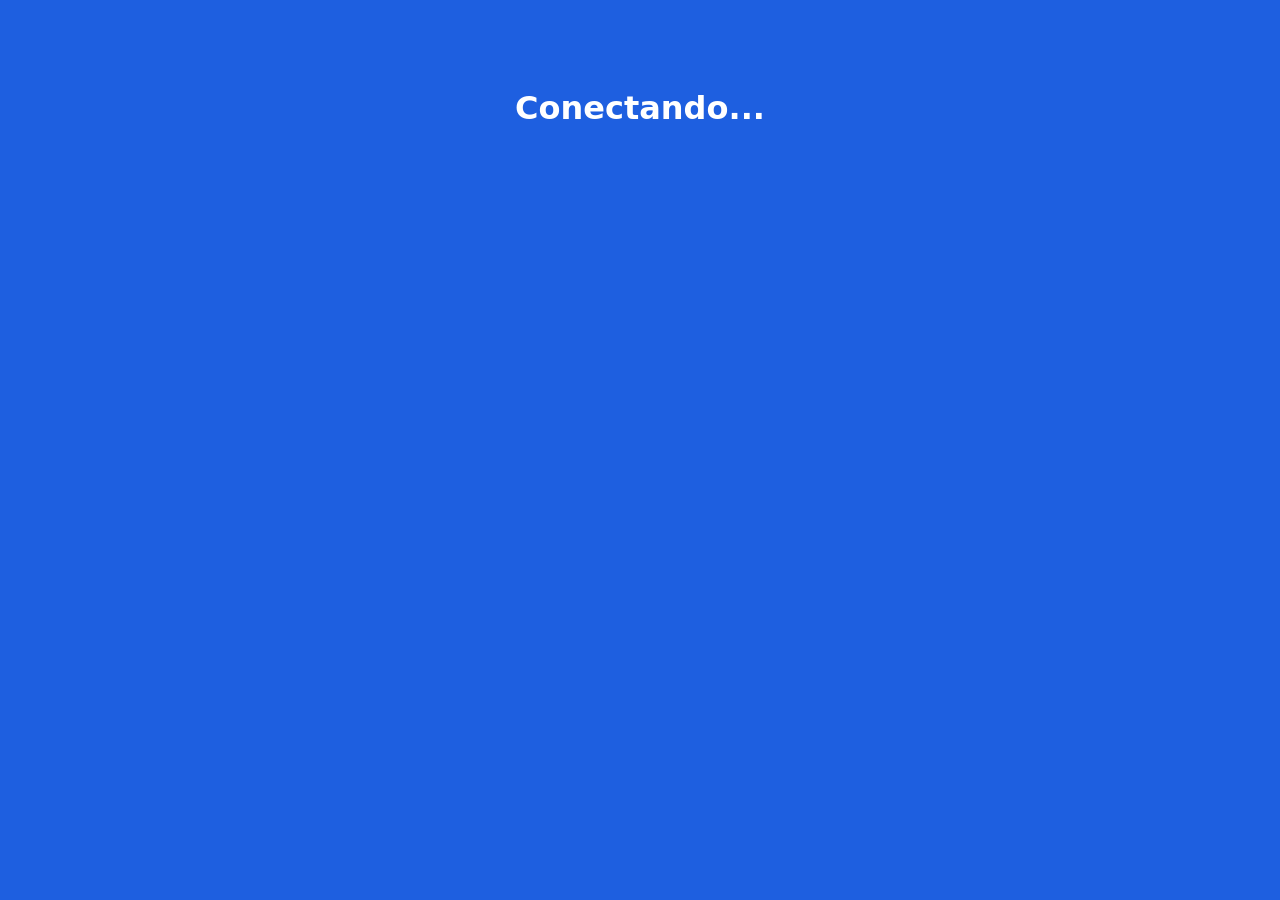
<file: tiktok-callback.html>
<!DOCTYPE html><meta charset="utf-8"><meta name="robots" content="noindex"><title>Repers</title>
<body style="font-family:system-ui;background:#1E5FE0;color:#fff;text-align:center;padding:60px">
<h1 id="t">Conectando...</h1><p id="d"></p>
<script>
var p=new URLSearchParams(location.search);
if(p.has('resultado')){t.textContent=p.get('resultado')=='ok'?'TikTok conectado':'No se pudo conectar';d.textContent=p.get('detalle')||'';}
else if(p.has('code')||p.has('error')){location.replace('https://ckpbwxryhlzaabynupnt.supabase.co/functions/v1/tiktok-callback'+location.search);}
</script>
</file>
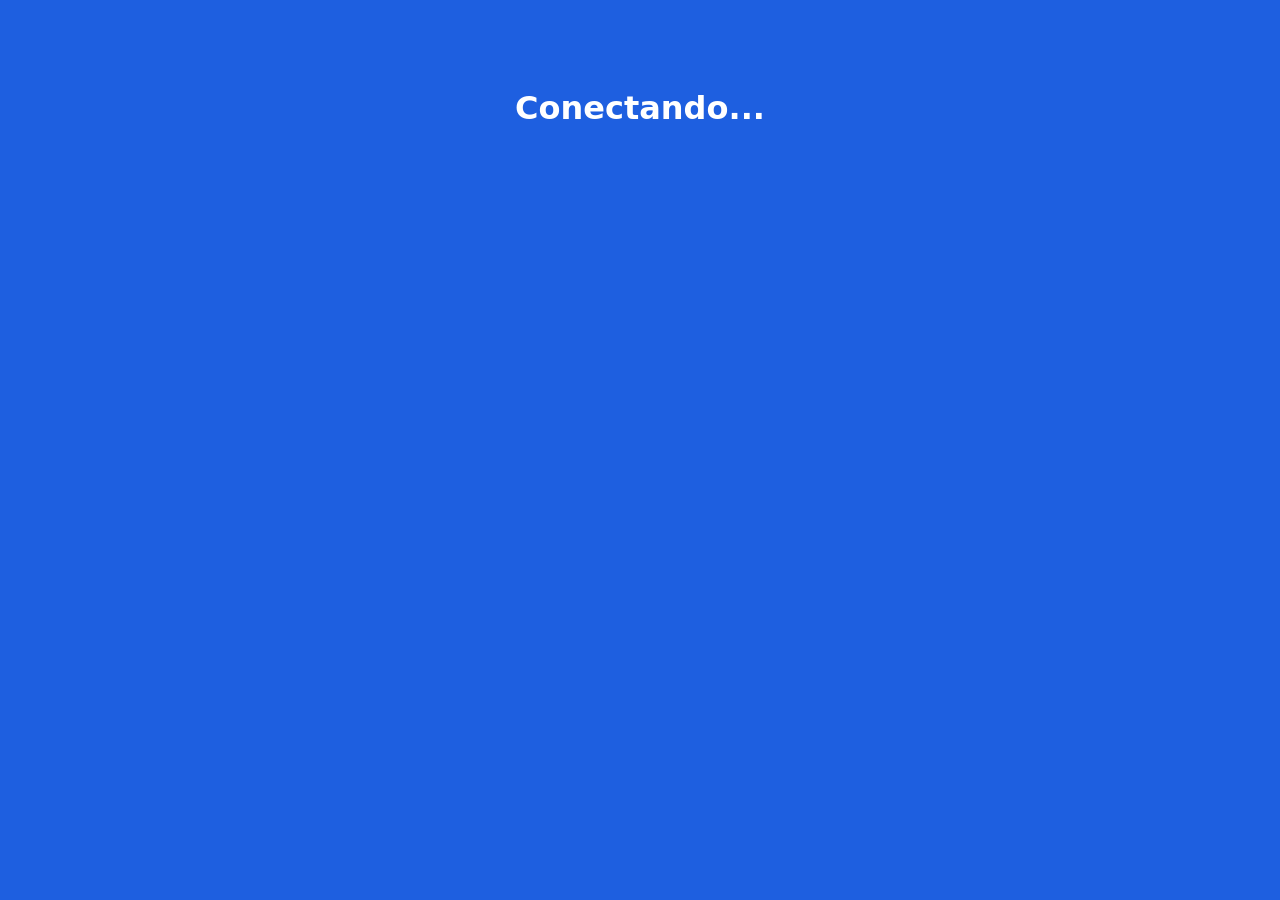
<file: youtube-callback.html>
<!DOCTYPE html><meta charset="utf-8"><meta name="robots" content="noindex"><title>Repers</title>
<body style="font-family:system-ui;background:#1E5FE0;color:#fff;text-align:center;padding:60px">
<h1 id="t">Conectando...</h1><p id="d"></p>
<script>
var p=new URLSearchParams(location.search);
if(p.has('resultado')){t.textContent=p.get('resultado')=='ok'?'YouTube conectado':'No se pudo conectar';d.textContent=p.get('detalle')||'';}
else if(p.has('code')||p.has('error')){location.replace('https://ckpbwxryhlzaabynupnt.supabase.co/functions/v1/youtube-callback'+location.search);}
</script>
</file>
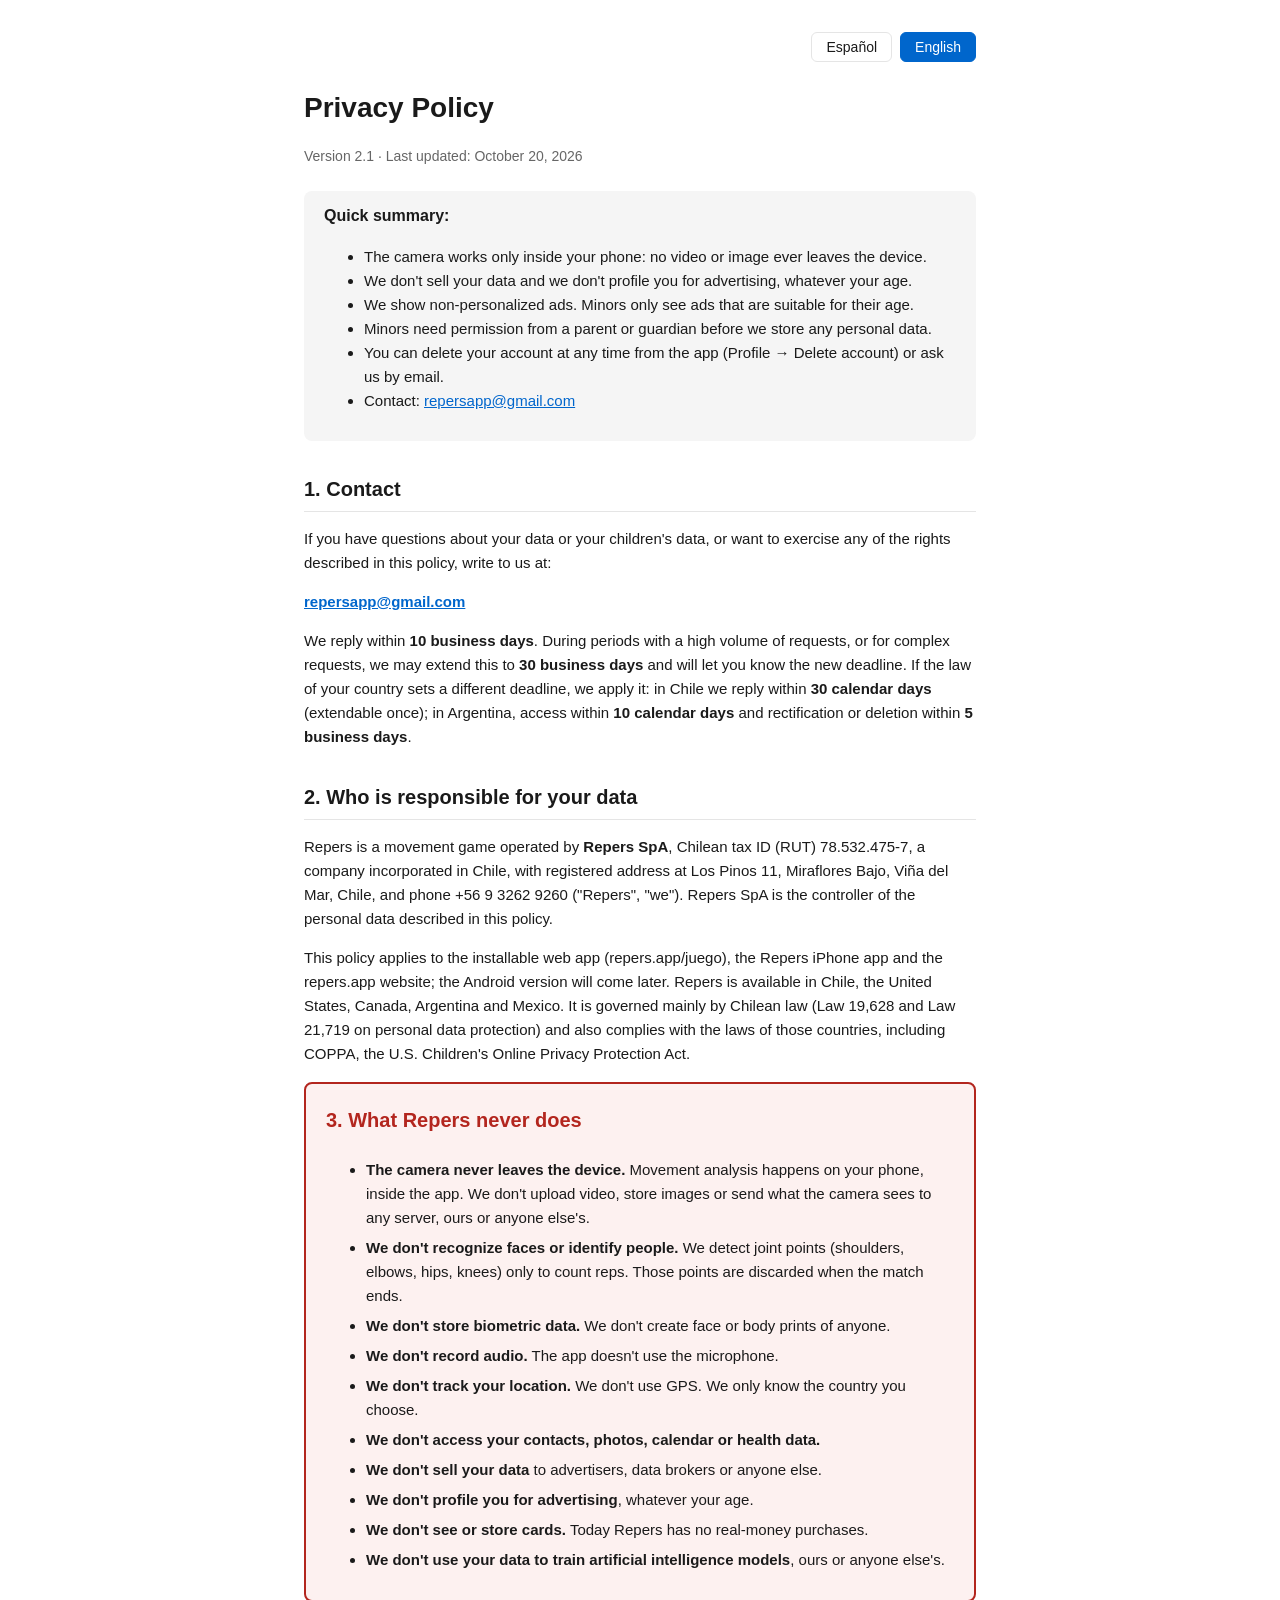
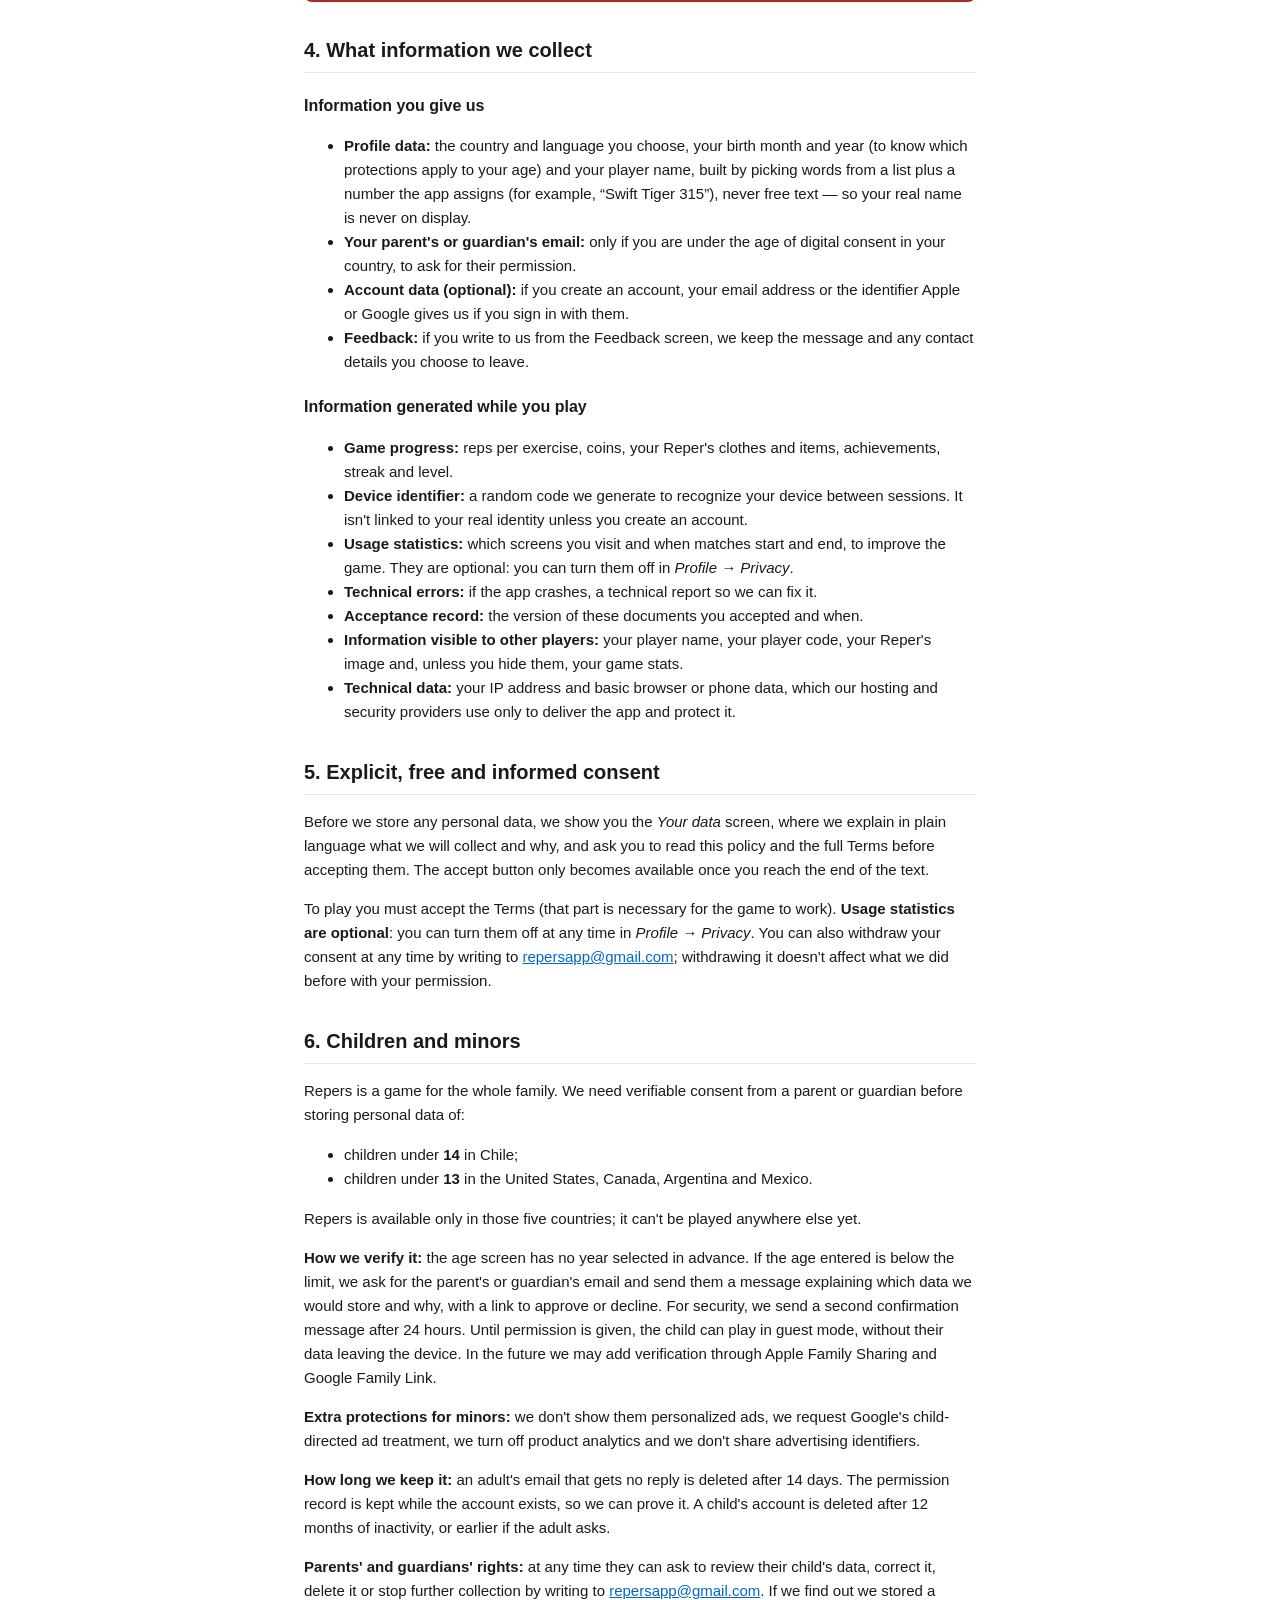
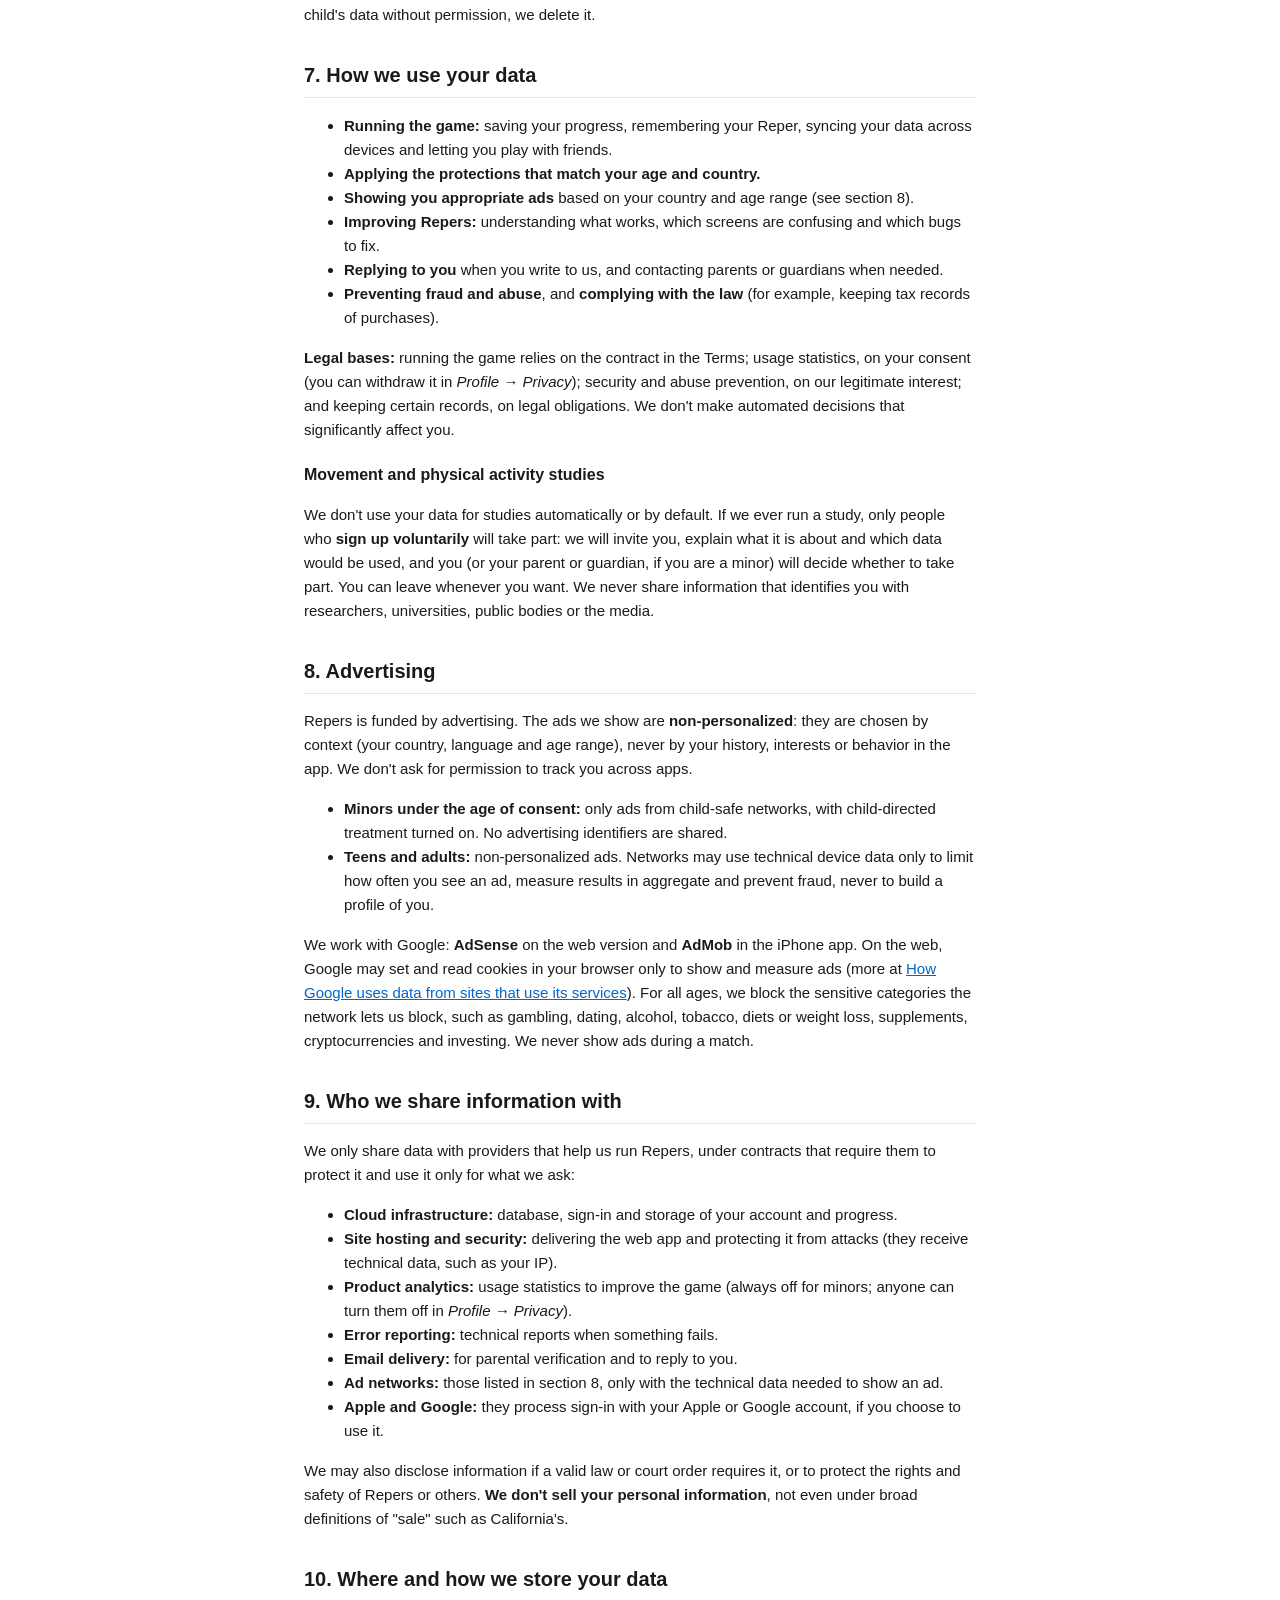
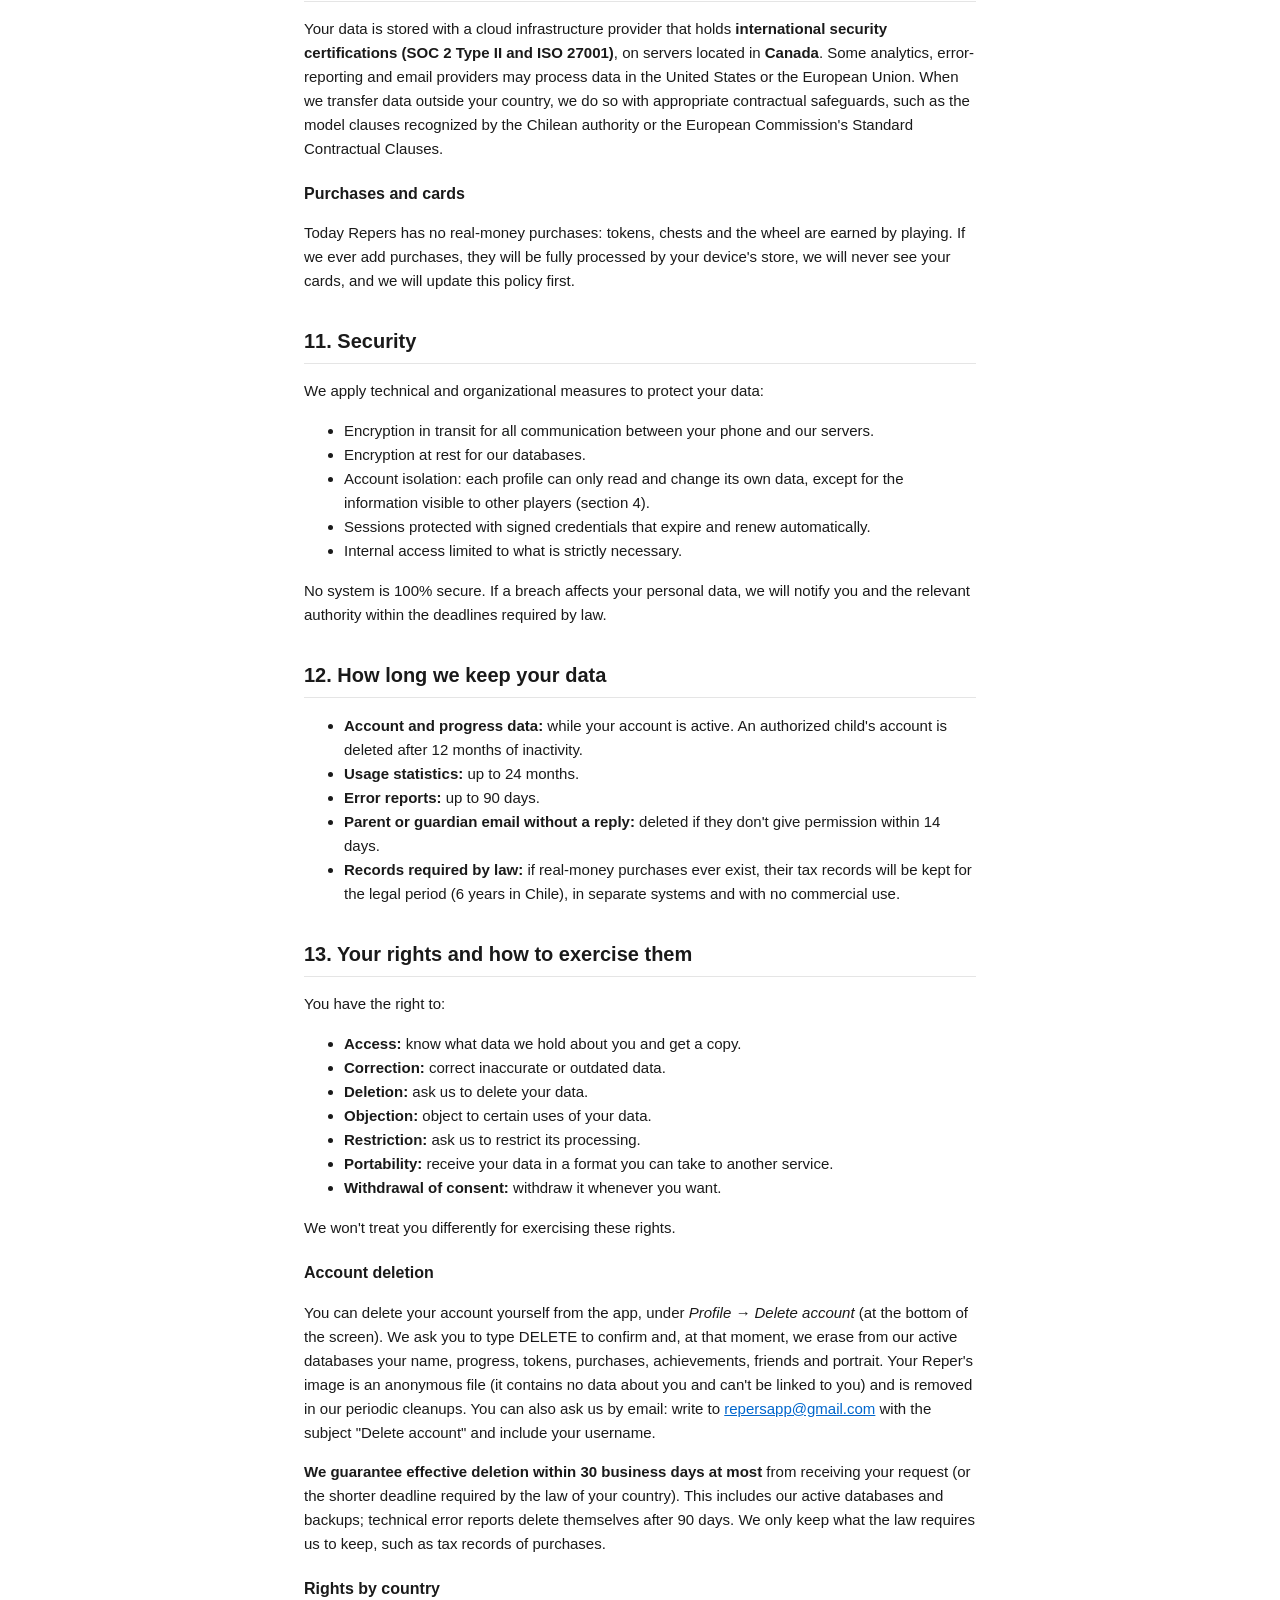
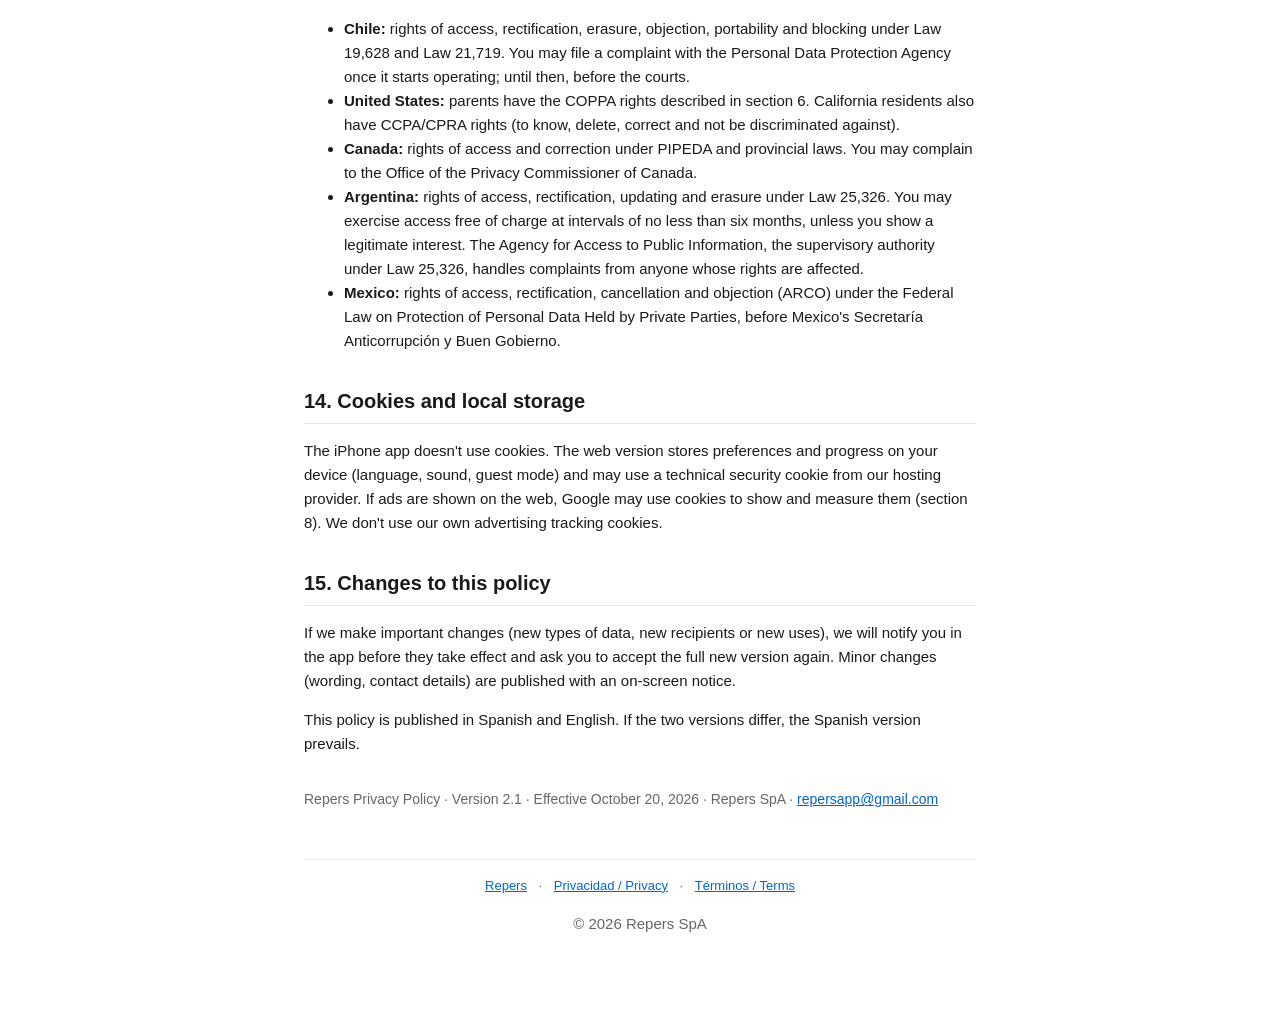
<file: juego/legal/privacy.html>
<!DOCTYPE html>
<html lang="es">
<head>
<meta charset="UTF-8">
<meta name="viewport" content="width=device-width, initial-scale=1.0">
<title>Política de Privacidad — Repers</title>
<style>
  :root {
    --bg: #ffffff;
    --text: #1a1a1a;
    --muted: #666;
    --accent: #0066cc;
    --border: #e5e5e5;
    --code-bg: #f5f5f5;
    --no: #b3261e;
    --no-bg: #fdf1f0;
  }
  @media (prefers-color-scheme: dark) {
    :root {
      --bg: #1a1a1a;
      --text: #f0f0f0;
      --muted: #a0a0a0;
      --accent: #4d9fff;
      --border: #333;
      --code-bg: #2a2a2a;
      --no: #ff8a80;
      --no-bg: #2b1b1a;
    }
  }
  * { box-sizing: border-box; }
  body {
    margin: 0;
    padding: 0;
    font-family: -apple-system, BlinkMacSystemFont, "Segoe UI", Roboto, sans-serif;
    line-height: 1.6;
    color: var(--text);
    background: var(--bg);
  }
  .container {
    max-width: 720px;
    margin: 0 auto;
    padding: 32px 24px 64px;
  }
  .lang-switch {
    display: flex;
    gap: 8px;
    justify-content: flex-end;
    margin-bottom: 24px;
  }
  .lang-switch button {
    padding: 6px 14px;
    border: 1px solid var(--border);
    background: transparent;
    color: var(--text);
    border-radius: 6px;
    cursor: pointer;
    font-size: 14px;
  }
  .lang-switch button.active {
    background: var(--accent);
    color: white;
    border-color: var(--accent);
  }
  h1 { font-size: 28px; margin: 0 0 8px; }
  h2 { font-size: 20px; margin: 32px 0 12px; border-bottom: 1px solid var(--border); padding-bottom: 6px; }
  h3 { font-size: 16px; margin: 20px 0 8px; }
  p, li { font-size: 15px; }
  .meta { color: var(--muted); font-size: 14px; margin-bottom: 24px; }
  .summary {
    background: var(--code-bg);
    padding: 12px 20px;
    border-radius: 8px;
    margin: 16px 0 24px;
  }
  .nunca {
    border: 2px solid var(--no);
    background: var(--no-bg);
    padding: 12px 20px;
    border-radius: 8px;
    margin: 16px 0 24px;
  }
  .nunca h2 { border-bottom: none; margin-top: 8px; color: var(--no); }
  .nunca li { margin-bottom: 6px; }
  a { color: var(--accent); }
  .content { display: none; }
  .content.active { display: block; }
  .fin { margin-top: 32px; color: var(--muted); font-size: 14px; }
  footer {
    margin-top: 48px;
    padding-top: 16px;
    border-top: 1px solid var(--border);
    color: var(--muted);
    font-size: 13px;
    text-align: center;
  }
  footer a { margin: 0 8px; }
</style>
</head>
<body>
<div class="container">
  <div class="lang-switch">
    <button id="btn-es" class="active" onclick="setLang('es')">Español</button>
    <button id="btn-en" onclick="setLang('en')">English</button>
  </div>

  <!-- ===== ESPAÑOL ===== -->
  <div id="content-es" class="content active">
    <h1>Política de Privacidad</h1>
    <p class="meta">Versión 2.1 · Última actualización: 20 de octubre de 2026</p>

    <div class="summary">
      <strong>Resumen rápido:</strong>
      <ul>
        <li>La cámara funciona solo dentro de tu teléfono: ningún video ni imagen sale del dispositivo.</li>
        <li>No vendemos tus datos y no te perfilamos para publicidad, tengas la edad que tengas.</li>
        <li>Mostramos publicidad no personalizada. A los menores les mostramos solo anuncios aptos para su edad.</li>
        <li>Los menores necesitan el permiso de su madre, padre o tutor antes de que guardemos datos personales.</li>
        <li>Puedes eliminar tu cuenta cuando quieras desde la app (Perfil → Eliminar cuenta) o pedírnoslo por correo.</li>
        <li>Contacto: <a href="mailto:repersapp@gmail.com">repersapp@gmail.com</a></li>
      </ul>
    </div>

    <h2>1. Contacto</h2>
    <p>Si tienes preguntas sobre tus datos o los de tus hijos, o quieres ejercer alguno de los derechos descritos en esta política, escríbenos a:</p>
    <p><strong><a href="mailto:repersapp@gmail.com">repersapp@gmail.com</a></strong></p>
    <p>Respondemos en un plazo de hasta <strong>10 días hábiles</strong>. En periodos con alta cantidad de solicitudes o en gestiones complejas podemos extenderlo hasta <strong>30 días hábiles</strong>, avisándote del nuevo plazo. Si la ley de tu país fija un plazo distinto, aplicamos ese: en Chile respondemos dentro de <strong>30 días corridos</strong> (prorrogables una vez); en Argentina, el acceso dentro de <strong>10 días corridos</strong> y la rectificación o supresión dentro de <strong>5 días hábiles</strong>.</p>

    <h2>2. Quién es responsable de tus datos</h2>
    <p>Repers es un juego de movimiento operado por <strong>Repers SpA</strong>, RUT 78.532.475-7, sociedad constituida en Chile, con domicilio en Los Pinos 11, Miraflores Bajo, Viña del Mar, Chile, y teléfono +56 9 3262 9260 ("Repers", "nosotros"). Repers SpA es la responsable del tratamiento de los datos personales descritos en esta política.</p>
    <p>Esta política aplica a la app web instalable (repers.app/juego), a la app Repers para iPhone y al sitio repers.app; la versión para Android llegará más adelante. Repers está disponible en Chile, Estados Unidos, Canadá, Argentina y México. Se rige principalmente por la ley chilena (Ley 19.628 y Ley 21.719 sobre protección de datos personales) y respeta además las leyes de esos países, incluida la ley COPPA de protección de la privacidad infantil de Estados Unidos.</p>

    <div class="nunca">
      <h2>3. Lo que Repers nunca hace</h2>
      <ul>
        <li><strong>La cámara nunca sale del dispositivo.</strong> El análisis de movimiento se hace en tu teléfono, dentro de la app. No subimos video, no guardamos imágenes y no transmitimos lo que ve la cámara a ningún servidor, ni nuestro ni de terceros.</li>
        <li><strong>No reconocemos rostros ni identificamos personas.</strong> Detectamos puntos de las articulaciones (hombros, codos, caderas, rodillas) solo para contar repeticiones. Esos puntos se descartan cuando termina la partida.</li>
        <li><strong>No almacenamos datos biométricos.</strong> No creamos huellas faciales ni corporales de nadie.</li>
        <li><strong>No grabamos audio.</strong> La app no usa el micrófono.</li>
        <li><strong>No rastreamos tu ubicación.</strong> No usamos GPS. Solo conocemos el país que tú eliges.</li>
        <li><strong>No accedemos a tus contactos, fotos, calendario ni datos de salud.</strong></li>
        <li><strong>No vendemos tus datos</strong> a anunciantes, intermediarios de datos ni a nadie.</li>
        <li><strong>No te perfilamos para publicidad</strong>, tengas la edad que tengas.</li>
        <li><strong>No vemos ni guardamos tarjetas.</strong> Hoy Repers no tiene compras con dinero real.</li>
        <li><strong>No usamos tus datos para entrenar modelos de inteligencia artificial</strong>, ni propios ni de terceros.</li>
      </ul>
    </div>

    <h2>4. Qué información recopilamos</h2>
    <h3>Información que nos das</h3>
    <ul>
      <li><strong>Datos del perfil:</strong> el país y el idioma que eliges, tu mes y año de nacimiento (para saber qué protecciones aplican según tu edad) y tu nombre de jugador, que se arma eligiendo palabras de una lista más un número que pone la app (por ejemplo, “Tigre Veloz 482”), nunca con texto libre — así tu nombre real no queda a la vista de nadie.</li>
      <li><strong>Correo de tu madre, padre o tutor:</strong> solo si eres menor de la edad de consentimiento de tu país, para pedirle autorización.</li>
      <li><strong>Datos de cuenta (opcional):</strong> si creas una cuenta, tu correo electrónico o el identificador que nos entrega Apple o Google si inicias sesión con ellos.</li>
      <li><strong>Comentarios:</strong> si nos escribes desde la pantalla de Feedback, guardamos el mensaje y el contacto que decidas dejar.</li>
    </ul>
    <h3>Información que se genera al jugar</h3>
    <ul>
      <li><strong>Progreso de juego:</strong> repeticiones por ejercicio, monedas, prendas y objetos de tu Reper, logros, racha y nivel.</li>
      <li><strong>Identificador del dispositivo:</strong> un código aleatorio que generamos para reconocer tu dispositivo entre sesiones. No está ligado a tu identidad real salvo que crees una cuenta.</li>
      <li><strong>Estadísticas de uso:</strong> qué pantallas visitas y cuándo empiezan y terminan las partidas, para mejorar el juego. Son opcionales: puedes apagarlas en <em>Perfil → Privacidad</em>.</li>
      <li><strong>Errores técnicos:</strong> si la app falla, un reporte técnico para poder arreglarlo.</li>
      <li><strong>Registro de aceptación:</strong> la versión de estos documentos que aceptaste y la fecha en que lo hiciste.</li>
      <li><strong>Información visible para otros jugadores:</strong> tu nombre de jugador, tu código de jugador, la imagen de tu Reper y, si no las ocultas, tus estadísticas de juego.</li>
      <li><strong>Datos técnicos:</strong> tu dirección IP y datos básicos del navegador o teléfono, que nuestros proveedores de hosting y seguridad usan solo para entregarte la app y protegerla.</li>
    </ul>

    <h2>5. Consentimiento explícito, libre e informado</h2>
    <p>Antes de guardar datos personales te mostramos la pantalla <em>Tus datos</em>, donde explicamos en lenguaje sencillo qué vamos a recopilar y para qué, y te pedimos que leas esta política y los Términos completos antes de aceptarlos. El botón para aceptar se habilita solo cuando llegas al final del texto.</p>
    <p>Para jugar debes aceptar los Términos (esa parte es necesaria para que el juego funcione). Las <strong>estadísticas de uso son opcionales</strong>: puedes apagarlas cuando quieras en <em>Perfil → Privacidad</em>. También puedes retirar tu consentimiento en cualquier momento escribiendo a <a href="mailto:repersapp@gmail.com">repersapp@gmail.com</a>; retirarlo no afecta lo que hicimos antes con tu permiso.</p>

    <h2>6. Menores de edad</h2>
    <p>Repers es un juego para toda la familia. Necesitamos el consentimiento verificable de la madre, el padre o el tutor antes de guardar datos personales de:</p>
    <ul>
      <li>menores de <strong>14 años</strong> en Chile;</li>
      <li>menores de <strong>13 años</strong> en Estados Unidos, Canadá, Argentina y México.</li>
    </ul>
    <p>Repers está disponible solo en esos cinco países; en el resto todavía no se puede jugar.</p>
    <p><strong>Cómo lo verificamos:</strong> la pantalla de edad no viene con ningún año marcado de antemano. Si la edad indicada está bajo el límite, pedimos el correo de la madre, padre o tutor y le enviamos un mensaje que explica qué datos guardaríamos y para qué, con un enlace para autorizar o rechazar. Por seguridad, le enviamos un segundo mensaje de confirmación pasadas 24 horas. Mientras no haya autorización, el menor puede jugar en modo invitado, sin que sus datos salgan del dispositivo. En el futuro podremos sumar la verificación de Family Sharing de Apple y Family Link de Google.</p>
    <p><strong>Protecciones adicionales para menores:</strong> no les mostramos publicidad personalizada, pedimos a Google el tratamiento de anuncios para niños, desactivamos la analítica de producto y no compartimos identificadores publicitarios.</p>
    <p><strong>Cuánto tiempo guardamos:</strong> el correo de un adulto que no responde se elimina a los 14 días. El registro del permiso se guarda mientras exista la cuenta, para poder demostrarlo. La cuenta de un menor se elimina tras 12 meses sin actividad, o antes si el adulto lo pide.</p>
    <p><strong>Derechos de la madre, padre o tutor:</strong> en cualquier momento puede pedir ver los datos de su hijo o hija, corregirlos, eliminarlos o impedir que sigamos recopilándolos, escribiendo a <a href="mailto:repersapp@gmail.com">repersapp@gmail.com</a>. Si descubrimos que guardamos datos de un menor sin autorización, los eliminamos.</p>

    <h2>7. Para qué usamos tus datos</h2>
    <ul>
      <li><strong>Hacer funcionar el juego:</strong> guardar tu progreso, recordar tu Reper, sincronizar tus datos entre dispositivos y permitirte jugar con amigos.</li>
      <li><strong>Aplicar las protecciones que corresponden a tu edad y país.</strong></li>
      <li><strong>Mostrarte publicidad apropiada</strong> según tu país y tu rango de edad (ver sección 8).</li>
      <li><strong>Mejorar Repers:</strong> entender qué funciona, qué pantallas confunden y qué errores corregir.</li>
      <li><strong>Responderte</strong> cuando nos escribes, y comunicarnos con la madre, padre o tutor cuando corresponda.</li>
      <li><strong>Prevenir fraude y abuso</strong>, y <strong>cumplir con la ley</strong> (por ejemplo, conservar registros tributarios de las compras).</li>
    </ul>
    <p><strong>Bases legales:</strong> hacer funcionar el juego se basa en el contrato de los Términos; las estadísticas de uso, en tu consentimiento (puedes retirarlo en <em>Perfil → Privacidad</em>); la seguridad y la prevención de abusos, en nuestro interés legítimo; y conservar ciertos registros, en obligaciones legales. No tomamos decisiones automatizadas que te afecten de forma importante.</p>
    <h3>Estudios sobre movimiento y actividad física</h3>
    <p>No usamos tus datos para estudios de forma automática ni por defecto. Si en el futuro realizamos algún estudio, solo participarán quienes se <strong>inscriban voluntariamente</strong>: te invitaremos, te explicaremos de qué se trata y qué datos se usarían, y tú (o tu madre, padre o tutor, si eres menor) decidirán si participar. Podrás retirarte cuando quieras. Nunca compartimos información que te identifique con investigadores, universidades, organismos públicos ni medios de comunicación.</p>

    <h2>8. Publicidad</h2>
    <p>Repers se financia con publicidad. La publicidad que mostramos es <strong>no personalizada</strong>: se elige según el contexto (tu país, tu idioma y tu rango de edad), nunca según tu historial, tus intereses ni tu comportamiento en la app. No te pedimos permiso de rastreo entre apps.</p>
    <ul>
      <li><strong>Menores bajo la edad de consentimiento:</strong> solo anuncios de redes aptas para niños, con el tratamiento infantil activado. No se transmiten identificadores publicitarios.</li>
      <li><strong>Adolescentes y adultos:</strong> anuncios no personalizados. Las redes pueden usar datos técnicos del dispositivo solo para limitar cuántas veces ves un anuncio, medir resultados de forma agregada y prevenir fraude, nunca para crear un perfil tuyo.</li>
    </ul>
    <p>Trabajamos con Google: <strong>AdSense</strong> en la versión web y <strong>AdMob</strong> en la app de iPhone. En la web, Google puede colocar y leer cookies en tu navegador solo para mostrar y medir los anuncios (más información en <a href="https://policies.google.com/technologies/partner-sites" target="_blank" rel="noopener">Cómo usa Google los datos de los sitios que usan sus servicios</a>). Bloqueamos para todas las edades las categorías sensibles que la red permite bloquear, como apuestas, citas, alcohol, tabaco, dietas o pérdida de peso, suplementos, criptomonedas e inversiones. Nunca mostramos anuncios durante una partida.</p>

    <h2>9. Con quién compartimos información</h2>
    <p>Solo compartimos datos con proveedores que nos ayudan a operar Repers, bajo contratos que los obligan a protegerlos y a usarlos únicamente para lo que les encargamos:</p>
    <ul>
      <li><strong>Infraestructura en la nube:</strong> base de datos, inicio de sesión y almacenamiento de tu cuenta y progreso.</li>
      <li><strong>Hosting y seguridad del sitio:</strong> entrega de la app web y protección contra ataques (reciben datos técnicos, como la IP).</li>
      <li><strong>Analítica de producto:</strong> estadísticas de uso para mejorar el juego (siempre desactivadas para menores de edad; cualquiera puede apagarlas en <em>Perfil → Privacidad</em>).</li>
      <li><strong>Reporte de errores:</strong> reportes técnicos cuando algo falla.</li>
      <li><strong>Envío de correos:</strong> para la verificación parental y para responderte.</li>
      <li><strong>Redes de publicidad:</strong> las indicadas en la sección 8, solo con los datos técnicos necesarios para mostrar un anuncio.</li>
      <li><strong>Apple y Google:</strong> procesan, si lo eliges, el inicio de sesión con tu cuenta de Apple o Google.</li>
    </ul>
    <p>También podemos entregar información si una ley u orden judicial válida lo exige, o para proteger los derechos y la seguridad de Repers o de otras personas. <strong>No vendemos tu información personal</strong>, tampoco bajo definiciones amplias de "venta" como las de la ley de California.</p>

    <h2>10. Dónde y cómo guardamos tus datos</h2>
    <p>Tus datos se almacenan con un proveedor de infraestructura en la nube que cuenta con <strong>certificaciones internacionales de seguridad (SOC 2 Tipo II e ISO 27001)</strong>, en servidores ubicados en <strong>Canadá</strong>. Algunos proveedores de analítica, errores y correo pueden procesar datos en Estados Unidos o la Unión Europea. Cuando transferimos datos fuera de tu país, lo hacemos con garantías contractuales adecuadas, como las cláusulas modelo reconocidas por la autoridad chilena o las Cláusulas Contractuales Estándar de la Comisión Europea.</p>
    <h3>Compras y tarjetas</h3>
    <p>Hoy Repers no tiene compras con dinero real: los tokens, los cofres y la ruleta se ganan jugando. Si algún día agregamos compras, las procesará por completo la tienda de tu dispositivo, nunca veremos tus tarjetas y actualizaremos esta política antes.</p>

    <h2>11. Seguridad</h2>
    <p>Aplicamos medidas técnicas y organizativas para proteger tus datos:</p>
    <ul>
      <li>Cifrado en tránsito en toda comunicación entre tu teléfono y nuestros servidores.</li>
      <li>Cifrado en reposo de las bases de datos.</li>
      <li>Aislamiento por cuenta: cada perfil solo puede leer y modificar sus propios datos, salvo la información visible para otros jugadores (sección 4).</li>
      <li>Sesiones protegidas con credenciales firmadas que expiran y se renuevan automáticamente.</li>
      <li>Acceso interno restringido a lo estrictamente necesario.</li>
    </ul>
    <p>Ningún sistema es 100% seguro. Si ocurre una brecha que afecte tus datos personales, te avisaremos a ti y a la autoridad correspondiente dentro de los plazos que exige la ley.</p>

    <h2>12. Cuánto tiempo guardamos tus datos</h2>
    <ul>
      <li><strong>Datos de tu cuenta y progreso:</strong> mientras tu cuenta esté activa. La cuenta de un menor autorizada por un adulto se elimina tras 12 meses sin actividad.</li>
      <li><strong>Estadísticas de uso:</strong> hasta 24 meses.</li>
      <li><strong>Reportes de error:</strong> hasta 90 días.</li>
      <li><strong>Correo de la madre, padre o tutor sin respuesta:</strong> lo eliminamos si no autoriza dentro de 14 días.</li>
      <li><strong>Registros que exige la ley:</strong> si algún día hay compras con dinero real, sus registros tributarios se guardarán el plazo legal (6 años en Chile), en sistemas separados y sin uso comercial.</li>
    </ul>

    <h2>13. Tus derechos y cómo ejercerlos</h2>
    <p>Tienes derecho a:</p>
    <ul>
      <li><strong>Acceso:</strong> saber qué datos guardamos sobre ti y recibir una copia.</li>
      <li><strong>Corrección:</strong> corregir datos inexactos o desactualizados.</li>
      <li><strong>Eliminación:</strong> pedir que borremos tus datos.</li>
      <li><strong>Oposición:</strong> oponerte a ciertos usos de tus datos.</li>
      <li><strong>Limitación:</strong> pedir que restrinjamos su tratamiento.</li>
      <li><strong>Portabilidad:</strong> recibir tus datos en un formato que puedas llevar a otro servicio.</li>
      <li><strong>Retiro del consentimiento:</strong> retirarlo cuando quieras.</li>
    </ul>
    <p>No te trataremos de forma distinta por ejercer estos derechos.</p>
    <h3>Eliminación de cuenta</h3>
    <p>Puedes eliminar tu cuenta tú mismo desde la app, en <em>Perfil → Eliminar cuenta</em> (al final de la pantalla). Te pedimos escribir ELIMINAR para confirmar y, en ese momento, borramos de nuestras bases de datos activas tu nombre, tu progreso, tus tokens, tus compras, tus logros, tus amigos y tu retrato. La imagen de tu Reper es un archivo anónimo (no contiene ningún dato tuyo ni se puede ligar a ti) y se elimina en nuestras limpiezas periódicas. También puedes pedirlo por correo: escribe a <a href="mailto:repersapp@gmail.com">repersapp@gmail.com</a> con el asunto "Eliminar cuenta", indicando tu nombre de usuario.</p>
    <p><strong>Garantizamos el borrado efectivo en un plazo máximo de 30 días hábiles</strong> desde que recibimos tu solicitud (o el plazo menor que exija la ley de tu país). Ese plazo incluye nuestras bases de datos activas y las copias de respaldo; los reportes técnicos de error se borran solos a los 90 días. Solo conservamos lo que la ley nos obliga a guardar, como los registros tributarios de compras.</p>
    <h3>Derechos según tu país</h3>
    <ul>
      <li><strong>Chile:</strong> derechos de acceso, rectificación, supresión, oposición, portabilidad y bloqueo según la Ley 19.628 y la Ley 21.719. Puedes reclamar ante la Agencia de Protección de Datos Personales desde que entre en funciones; mientras tanto, ante los tribunales de justicia.</li>
      <li><strong>Estados Unidos:</strong> los padres tienen los derechos de COPPA descritos en la sección 6. Los residentes de California tienen además los derechos de la CCPA/CPRA (saber, eliminar, corregir y no ser discriminados).</li>
      <li><strong>Canadá:</strong> derechos de acceso y corrección según PIPEDA y las leyes provinciales. Puedes reclamar ante la Oficina del Comisionado de Privacidad de Canadá.</li>
      <li><strong>Argentina:</strong> derechos de acceso, rectificación, actualización y supresión según la Ley 25.326. Puedes ejercer el acceso en forma gratuita a intervalos no inferiores a seis meses, salvo interés legítimo. La Agencia de Acceso a la Información Pública, órgano de control de la Ley 25.326, atiende las denuncias y reclamos de quienes resulten afectados en sus derechos.</li>
      <li><strong>México:</strong> derechos de acceso, rectificación, cancelación y oposición (ARCO) según la Ley Federal de Protección de Datos Personales en Posesión de los Particulares, ante la Secretaría Anticorrupción y Buen Gobierno.</li>
    </ul>

    <h2>14. Cookies y almacenamiento local</h2>
    <p>La app de iPhone no usa cookies. La versión web guarda en tu dispositivo preferencias y progreso (idioma, sonido, modo invitado) y puede usar una cookie técnica de seguridad de nuestro proveedor de hosting. Si se muestran anuncios en la web, Google puede usar cookies para mostrarlos y medirlos (sección 8). No usamos cookies de rastreo publicitario propias.</p>

    <h2>15. Cambios a esta política</h2>
    <p>Si hacemos cambios importantes (nuevos tipos de datos, nuevos destinatarios o nuevos usos), te avisaremos dentro de la app antes de que entren en vigor y te pediremos aceptar de nuevo la versión completa. Los cambios menores (redacción, datos de contacto) se publican con aviso en pantalla.</p>
    <p>Esta política se publica en español e inglés. Si las versiones difieren, prevalece la versión en español.</p>

    <p class="fin">Política de Privacidad de Repers · Versión 2.1 · Vigente desde el 20 de octubre de 2026 · Repers SpA · <a href="mailto:repersapp@gmail.com">repersapp@gmail.com</a></p>
  </div>

  <!-- ===== ENGLISH ===== -->
  <div id="content-en" class="content">
    <h1>Privacy Policy</h1>
    <p class="meta">Version 2.1 · Last updated: October 20, 2026</p>

    <div class="summary">
      <strong>Quick summary:</strong>
      <ul>
        <li>The camera works only inside your phone: no video or image ever leaves the device.</li>
        <li>We don't sell your data and we don't profile you for advertising, whatever your age.</li>
        <li>We show non-personalized ads. Minors only see ads that are suitable for their age.</li>
        <li>Minors need permission from a parent or guardian before we store any personal data.</li>
        <li>You can delete your account at any time from the app (Profile → Delete account) or ask us by email.</li>
        <li>Contact: <a href="mailto:repersapp@gmail.com">repersapp@gmail.com</a></li>
      </ul>
    </div>

    <h2>1. Contact</h2>
    <p>If you have questions about your data or your children's data, or want to exercise any of the rights described in this policy, write to us at:</p>
    <p><strong><a href="mailto:repersapp@gmail.com">repersapp@gmail.com</a></strong></p>
    <p>We reply within <strong>10 business days</strong>. During periods with a high volume of requests, or for complex requests, we may extend this to <strong>30 business days</strong> and will let you know the new deadline. If the law of your country sets a different deadline, we apply it: in Chile we reply within <strong>30 calendar days</strong> (extendable once); in Argentina, access within <strong>10 calendar days</strong> and rectification or deletion within <strong>5 business days</strong>.</p>

    <h2>2. Who is responsible for your data</h2>
    <p>Repers is a movement game operated by <strong>Repers SpA</strong>, Chilean tax ID (RUT) 78.532.475-7, a company incorporated in Chile, with registered address at Los Pinos 11, Miraflores Bajo, Viña del Mar, Chile, and phone +56 9 3262 9260 ("Repers", "we"). Repers SpA is the controller of the personal data described in this policy.</p>
    <p>This policy applies to the installable web app (repers.app/juego), the Repers iPhone app and the repers.app website; the Android version will come later. Repers is available in Chile, the United States, Canada, Argentina and Mexico. It is governed mainly by Chilean law (Law 19,628 and Law 21,719 on personal data protection) and also complies with the laws of those countries, including COPPA, the U.S. Children's Online Privacy Protection Act.</p>

    <div class="nunca">
      <h2>3. What Repers never does</h2>
      <ul>
        <li><strong>The camera never leaves the device.</strong> Movement analysis happens on your phone, inside the app. We don't upload video, store images or send what the camera sees to any server, ours or anyone else's.</li>
        <li><strong>We don't recognize faces or identify people.</strong> We detect joint points (shoulders, elbows, hips, knees) only to count reps. Those points are discarded when the match ends.</li>
        <li><strong>We don't store biometric data.</strong> We don't create face or body prints of anyone.</li>
        <li><strong>We don't record audio.</strong> The app doesn't use the microphone.</li>
        <li><strong>We don't track your location.</strong> We don't use GPS. We only know the country you choose.</li>
        <li><strong>We don't access your contacts, photos, calendar or health data.</strong></li>
        <li><strong>We don't sell your data</strong> to advertisers, data brokers or anyone else.</li>
        <li><strong>We don't profile you for advertising</strong>, whatever your age.</li>
        <li><strong>We don't see or store cards.</strong> Today Repers has no real-money purchases.</li>
        <li><strong>We don't use your data to train artificial intelligence models</strong>, ours or anyone else's.</li>
      </ul>
    </div>

    <h2>4. What information we collect</h2>
    <h3>Information you give us</h3>
    <ul>
      <li><strong>Profile data:</strong> the country and language you choose, your birth month and year (to know which protections apply to your age) and your player name, built by picking words from a list plus a number the app assigns (for example, “Swift Tiger 315”), never free text — so your real name is never on display.</li>
      <li><strong>Your parent's or guardian's email:</strong> only if you are under the age of digital consent in your country, to ask for their permission.</li>
      <li><strong>Account data (optional):</strong> if you create an account, your email address or the identifier Apple or Google gives us if you sign in with them.</li>
      <li><strong>Feedback:</strong> if you write to us from the Feedback screen, we keep the message and any contact details you choose to leave.</li>
    </ul>
    <h3>Information generated while you play</h3>
    <ul>
      <li><strong>Game progress:</strong> reps per exercise, coins, your Reper's clothes and items, achievements, streak and level.</li>
      <li><strong>Device identifier:</strong> a random code we generate to recognize your device between sessions. It isn't linked to your real identity unless you create an account.</li>
      <li><strong>Usage statistics:</strong> which screens you visit and when matches start and end, to improve the game. They are optional: you can turn them off in <em>Profile → Privacy</em>.</li>
      <li><strong>Technical errors:</strong> if the app crashes, a technical report so we can fix it.</li>
      <li><strong>Acceptance record:</strong> the version of these documents you accepted and when.</li>
      <li><strong>Information visible to other players:</strong> your player name, your player code, your Reper's image and, unless you hide them, your game stats.</li>
      <li><strong>Technical data:</strong> your IP address and basic browser or phone data, which our hosting and security providers use only to deliver the app and protect it.</li>
    </ul>

    <h2>5. Explicit, free and informed consent</h2>
    <p>Before we store any personal data, we show you the <em>Your data</em> screen, where we explain in plain language what we will collect and why, and ask you to read this policy and the full Terms before accepting them. The accept button only becomes available once you reach the end of the text.</p>
    <p>To play you must accept the Terms (that part is necessary for the game to work). <strong>Usage statistics are optional</strong>: you can turn them off at any time in <em>Profile → Privacy</em>. You can also withdraw your consent at any time by writing to <a href="mailto:repersapp@gmail.com">repersapp@gmail.com</a>; withdrawing it doesn't affect what we did before with your permission.</p>

    <h2>6. Children and minors</h2>
    <p>Repers is a game for the whole family. We need verifiable consent from a parent or guardian before storing personal data of:</p>
    <ul>
      <li>children under <strong>14</strong> in Chile;</li>
      <li>children under <strong>13</strong> in the United States, Canada, Argentina and Mexico.</li>
    </ul>
    <p>Repers is available only in those five countries; it can't be played anywhere else yet.</p>
    <p><strong>How we verify it:</strong> the age screen has no year selected in advance. If the age entered is below the limit, we ask for the parent's or guardian's email and send them a message explaining which data we would store and why, with a link to approve or decline. For security, we send a second confirmation message after 24 hours. Until permission is given, the child can play in guest mode, without their data leaving the device. In the future we may add verification through Apple Family Sharing and Google Family Link.</p>
    <p><strong>Extra protections for minors:</strong> we don't show them personalized ads, we request Google's child-directed ad treatment, we turn off product analytics and we don't share advertising identifiers.</p>
    <p><strong>How long we keep it:</strong> an adult's email that gets no reply is deleted after 14 days. The permission record is kept while the account exists, so we can prove it. A child's account is deleted after 12 months of inactivity, or earlier if the adult asks.</p>
    <p><strong>Parents' and guardians' rights:</strong> at any time they can ask to review their child's data, correct it, delete it or stop further collection by writing to <a href="mailto:repersapp@gmail.com">repersapp@gmail.com</a>. If we find out we stored a child's data without permission, we delete it.</p>

    <h2>7. How we use your data</h2>
    <ul>
      <li><strong>Running the game:</strong> saving your progress, remembering your Reper, syncing your data across devices and letting you play with friends.</li>
      <li><strong>Applying the protections that match your age and country.</strong></li>
      <li><strong>Showing you appropriate ads</strong> based on your country and age range (see section 8).</li>
      <li><strong>Improving Repers:</strong> understanding what works, which screens are confusing and which bugs to fix.</li>
      <li><strong>Replying to you</strong> when you write to us, and contacting parents or guardians when needed.</li>
      <li><strong>Preventing fraud and abuse</strong>, and <strong>complying with the law</strong> (for example, keeping tax records of purchases).</li>
    </ul>
    <p><strong>Legal bases:</strong> running the game relies on the contract in the Terms; usage statistics, on your consent (you can withdraw it in <em>Profile → Privacy</em>); security and abuse prevention, on our legitimate interest; and keeping certain records, on legal obligations. We don't make automated decisions that significantly affect you.</p>
    <h3>Movement and physical activity studies</h3>
    <p>We don't use your data for studies automatically or by default. If we ever run a study, only people who <strong>sign up voluntarily</strong> will take part: we will invite you, explain what it is about and which data would be used, and you (or your parent or guardian, if you are a minor) will decide whether to take part. You can leave whenever you want. We never share information that identifies you with researchers, universities, public bodies or the media.</p>

    <h2>8. Advertising</h2>
    <p>Repers is funded by advertising. The ads we show are <strong>non-personalized</strong>: they are chosen by context (your country, language and age range), never by your history, interests or behavior in the app. We don't ask for permission to track you across apps.</p>
    <ul>
      <li><strong>Minors under the age of consent:</strong> only ads from child-safe networks, with child-directed treatment turned on. No advertising identifiers are shared.</li>
      <li><strong>Teens and adults:</strong> non-personalized ads. Networks may use technical device data only to limit how often you see an ad, measure results in aggregate and prevent fraud, never to build a profile of you.</li>
    </ul>
    <p>We work with Google: <strong>AdSense</strong> on the web version and <strong>AdMob</strong> in the iPhone app. On the web, Google may set and read cookies in your browser only to show and measure ads (more at <a href="https://policies.google.com/technologies/partner-sites" target="_blank" rel="noopener">How Google uses data from sites that use its services</a>). For all ages, we block the sensitive categories the network lets us block, such as gambling, dating, alcohol, tobacco, diets or weight loss, supplements, cryptocurrencies and investing. We never show ads during a match.</p>

    <h2>9. Who we share information with</h2>
    <p>We only share data with providers that help us run Repers, under contracts that require them to protect it and use it only for what we ask:</p>
    <ul>
      <li><strong>Cloud infrastructure:</strong> database, sign-in and storage of your account and progress.</li>
      <li><strong>Site hosting and security:</strong> delivering the web app and protecting it from attacks (they receive technical data, such as your IP).</li>
      <li><strong>Product analytics:</strong> usage statistics to improve the game (always off for minors; anyone can turn them off in <em>Profile → Privacy</em>).</li>
      <li><strong>Error reporting:</strong> technical reports when something fails.</li>
      <li><strong>Email delivery:</strong> for parental verification and to reply to you.</li>
      <li><strong>Ad networks:</strong> those listed in section 8, only with the technical data needed to show an ad.</li>
      <li><strong>Apple and Google:</strong> they process sign-in with your Apple or Google account, if you choose to use it.</li>
    </ul>
    <p>We may also disclose information if a valid law or court order requires it, or to protect the rights and safety of Repers or others. <strong>We don't sell your personal information</strong>, not even under broad definitions of "sale" such as California's.</p>

    <h2>10. Where and how we store your data</h2>
    <p>Your data is stored with a cloud infrastructure provider that holds <strong>international security certifications (SOC 2 Type II and ISO 27001)</strong>, on servers located in <strong>Canada</strong>. Some analytics, error-reporting and email providers may process data in the United States or the European Union. When we transfer data outside your country, we do so with appropriate contractual safeguards, such as the model clauses recognized by the Chilean authority or the European Commission's Standard Contractual Clauses.</p>
    <h3>Purchases and cards</h3>
    <p>Today Repers has no real-money purchases: tokens, chests and the wheel are earned by playing. If we ever add purchases, they will be fully processed by your device's store, we will never see your cards, and we will update this policy first.</p>

    <h2>11. Security</h2>
    <p>We apply technical and organizational measures to protect your data:</p>
    <ul>
      <li>Encryption in transit for all communication between your phone and our servers.</li>
      <li>Encryption at rest for our databases.</li>
      <li>Account isolation: each profile can only read and change its own data, except for the information visible to other players (section 4).</li>
      <li>Sessions protected with signed credentials that expire and renew automatically.</li>
      <li>Internal access limited to what is strictly necessary.</li>
    </ul>
    <p>No system is 100% secure. If a breach affects your personal data, we will notify you and the relevant authority within the deadlines required by law.</p>

    <h2>12. How long we keep your data</h2>
    <ul>
      <li><strong>Account and progress data:</strong> while your account is active. An authorized child's account is deleted after 12 months of inactivity.</li>
      <li><strong>Usage statistics:</strong> up to 24 months.</li>
      <li><strong>Error reports:</strong> up to 90 days.</li>
      <li><strong>Parent or guardian email without a reply:</strong> deleted if they don't give permission within 14 days.</li>
      <li><strong>Records required by law:</strong> if real-money purchases ever exist, their tax records will be kept for the legal period (6 years in Chile), in separate systems and with no commercial use.</li>
    </ul>

    <h2>13. Your rights and how to exercise them</h2>
    <p>You have the right to:</p>
    <ul>
      <li><strong>Access:</strong> know what data we hold about you and get a copy.</li>
      <li><strong>Correction:</strong> correct inaccurate or outdated data.</li>
      <li><strong>Deletion:</strong> ask us to delete your data.</li>
      <li><strong>Objection:</strong> object to certain uses of your data.</li>
      <li><strong>Restriction:</strong> ask us to restrict its processing.</li>
      <li><strong>Portability:</strong> receive your data in a format you can take to another service.</li>
      <li><strong>Withdrawal of consent:</strong> withdraw it whenever you want.</li>
    </ul>
    <p>We won't treat you differently for exercising these rights.</p>
    <h3>Account deletion</h3>
    <p>You can delete your account yourself from the app, under <em>Profile → Delete account</em> (at the bottom of the screen). We ask you to type DELETE to confirm and, at that moment, we erase from our active databases your name, progress, tokens, purchases, achievements, friends and portrait. Your Reper's image is an anonymous file (it contains no data about you and can't be linked to you) and is removed in our periodic cleanups. You can also ask us by email: write to <a href="mailto:repersapp@gmail.com">repersapp@gmail.com</a> with the subject "Delete account" and include your username.</p>
    <p><strong>We guarantee effective deletion within 30 business days at most</strong> from receiving your request (or the shorter deadline required by the law of your country). This includes our active databases and backups; technical error reports delete themselves after 90 days. We only keep what the law requires us to keep, such as tax records of purchases.</p>
    <h3>Rights by country</h3>
    <ul>
      <li><strong>Chile:</strong> rights of access, rectification, erasure, objection, portability and blocking under Law 19,628 and Law 21,719. You may file a complaint with the Personal Data Protection Agency once it starts operating; until then, before the courts.</li>
      <li><strong>United States:</strong> parents have the COPPA rights described in section 6. California residents also have CCPA/CPRA rights (to know, delete, correct and not be discriminated against).</li>
      <li><strong>Canada:</strong> rights of access and correction under PIPEDA and provincial laws. You may complain to the Office of the Privacy Commissioner of Canada.</li>
      <li><strong>Argentina:</strong> rights of access, rectification, updating and erasure under Law 25,326. You may exercise access free of charge at intervals of no less than six months, unless you show a legitimate interest. The Agency for Access to Public Information, the supervisory authority under Law 25,326, handles complaints from anyone whose rights are affected.</li>
      <li><strong>Mexico:</strong> rights of access, rectification, cancellation and objection (ARCO) under the Federal Law on Protection of Personal Data Held by Private Parties, before Mexico's Secretaría Anticorrupción y Buen Gobierno.</li>
    </ul>

    <h2>14. Cookies and local storage</h2>
    <p>The iPhone app doesn't use cookies. The web version stores preferences and progress on your device (language, sound, guest mode) and may use a technical security cookie from our hosting provider. If ads are shown on the web, Google may use cookies to show and measure them (section 8). We don't use our own advertising tracking cookies.</p>

    <h2>15. Changes to this policy</h2>
    <p>If we make important changes (new types of data, new recipients or new uses), we will notify you in the app before they take effect and ask you to accept the full new version again. Minor changes (wording, contact details) are published with an on-screen notice.</p>
    <p>This policy is published in Spanish and English. If the two versions differ, the Spanish version prevails.</p>

    <p class="fin">Repers Privacy Policy · Version 2.1 · Effective October 20, 2026 · Repers SpA · <a href="mailto:repersapp@gmail.com">repersapp@gmail.com</a></p>
  </div>

  <footer>
    <a href="./index.html">Repers</a> · <a href="./privacy.html">Privacidad / Privacy</a> · <a href="./terms.html">Términos / Terms</a>
    <p>&copy; 2026 Repers SpA</p>
  </footer>
</div>

<script>
  function setLang(lang) {
    document.querySelectorAll('.content').forEach(el => el.classList.remove('active'));
    document.querySelectorAll('.lang-switch button').forEach(b => b.classList.remove('active'));
    document.getElementById('content-' + lang).classList.add('active');
    document.getElementById('btn-' + lang).classList.add('active');
    document.documentElement.lang = lang;
    try { localStorage.setItem('repers-legal-lang', lang); } catch(_) {}
  }
  try {
    var q = new URLSearchParams(location.search).get('lang');
    var saved = (q === 'en' || q === 'es') ? q : localStorage.getItem('repers-legal-lang');
    if (saved === 'en' || saved === 'es') setLang(saved);
  } catch(_) {}
</script>
</body>
</html>
</file>
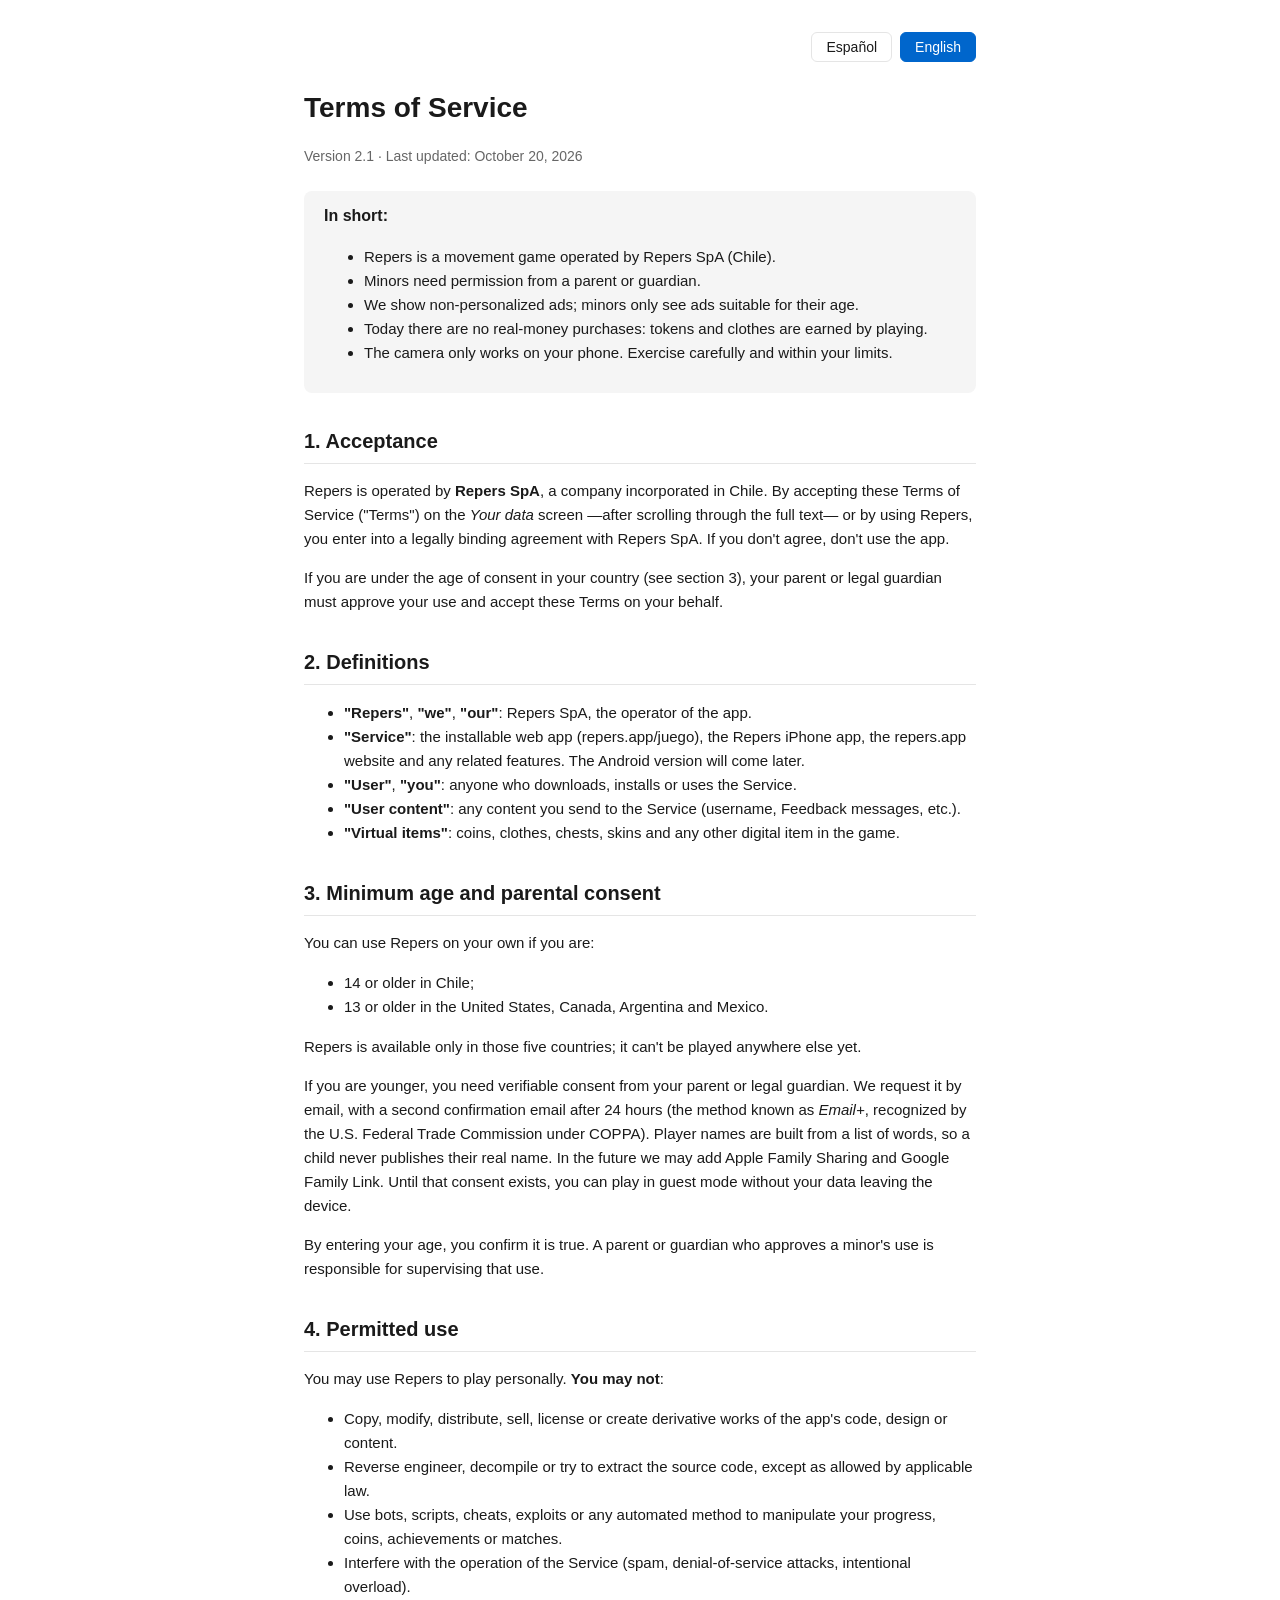
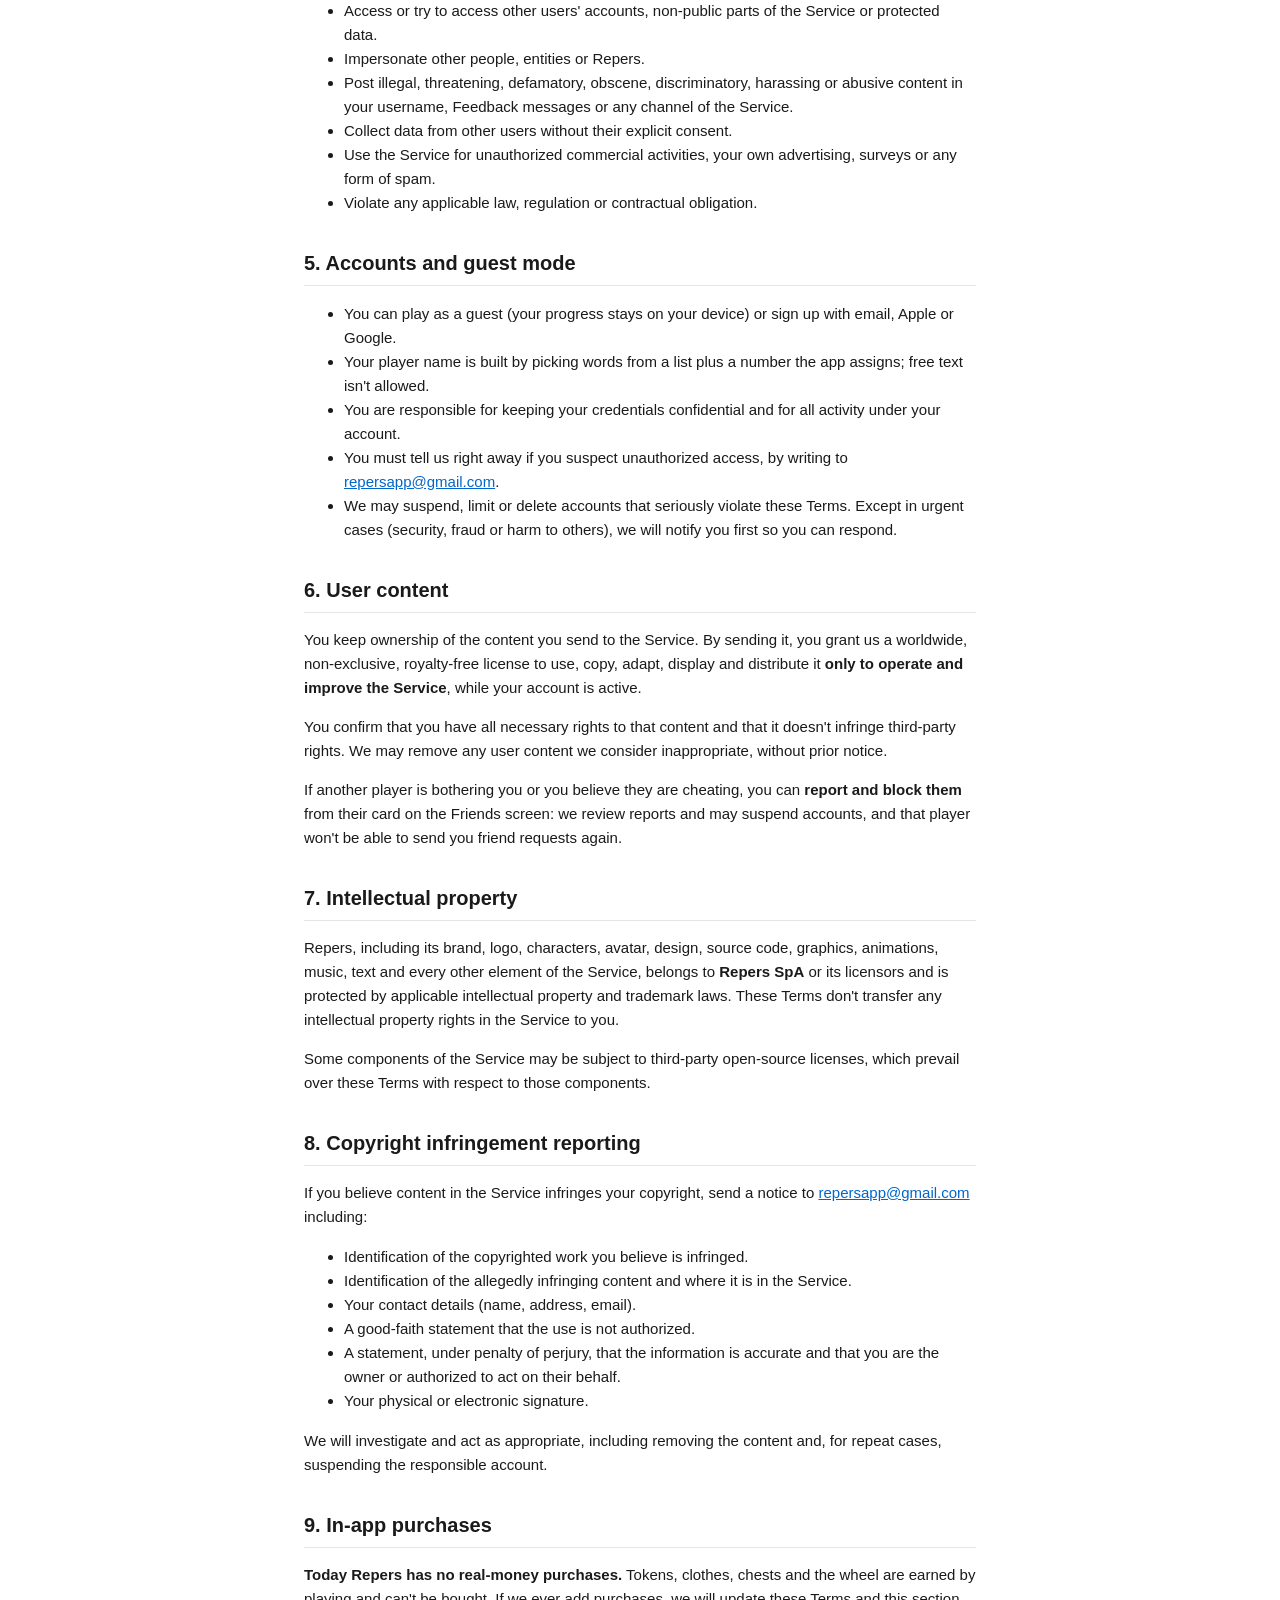
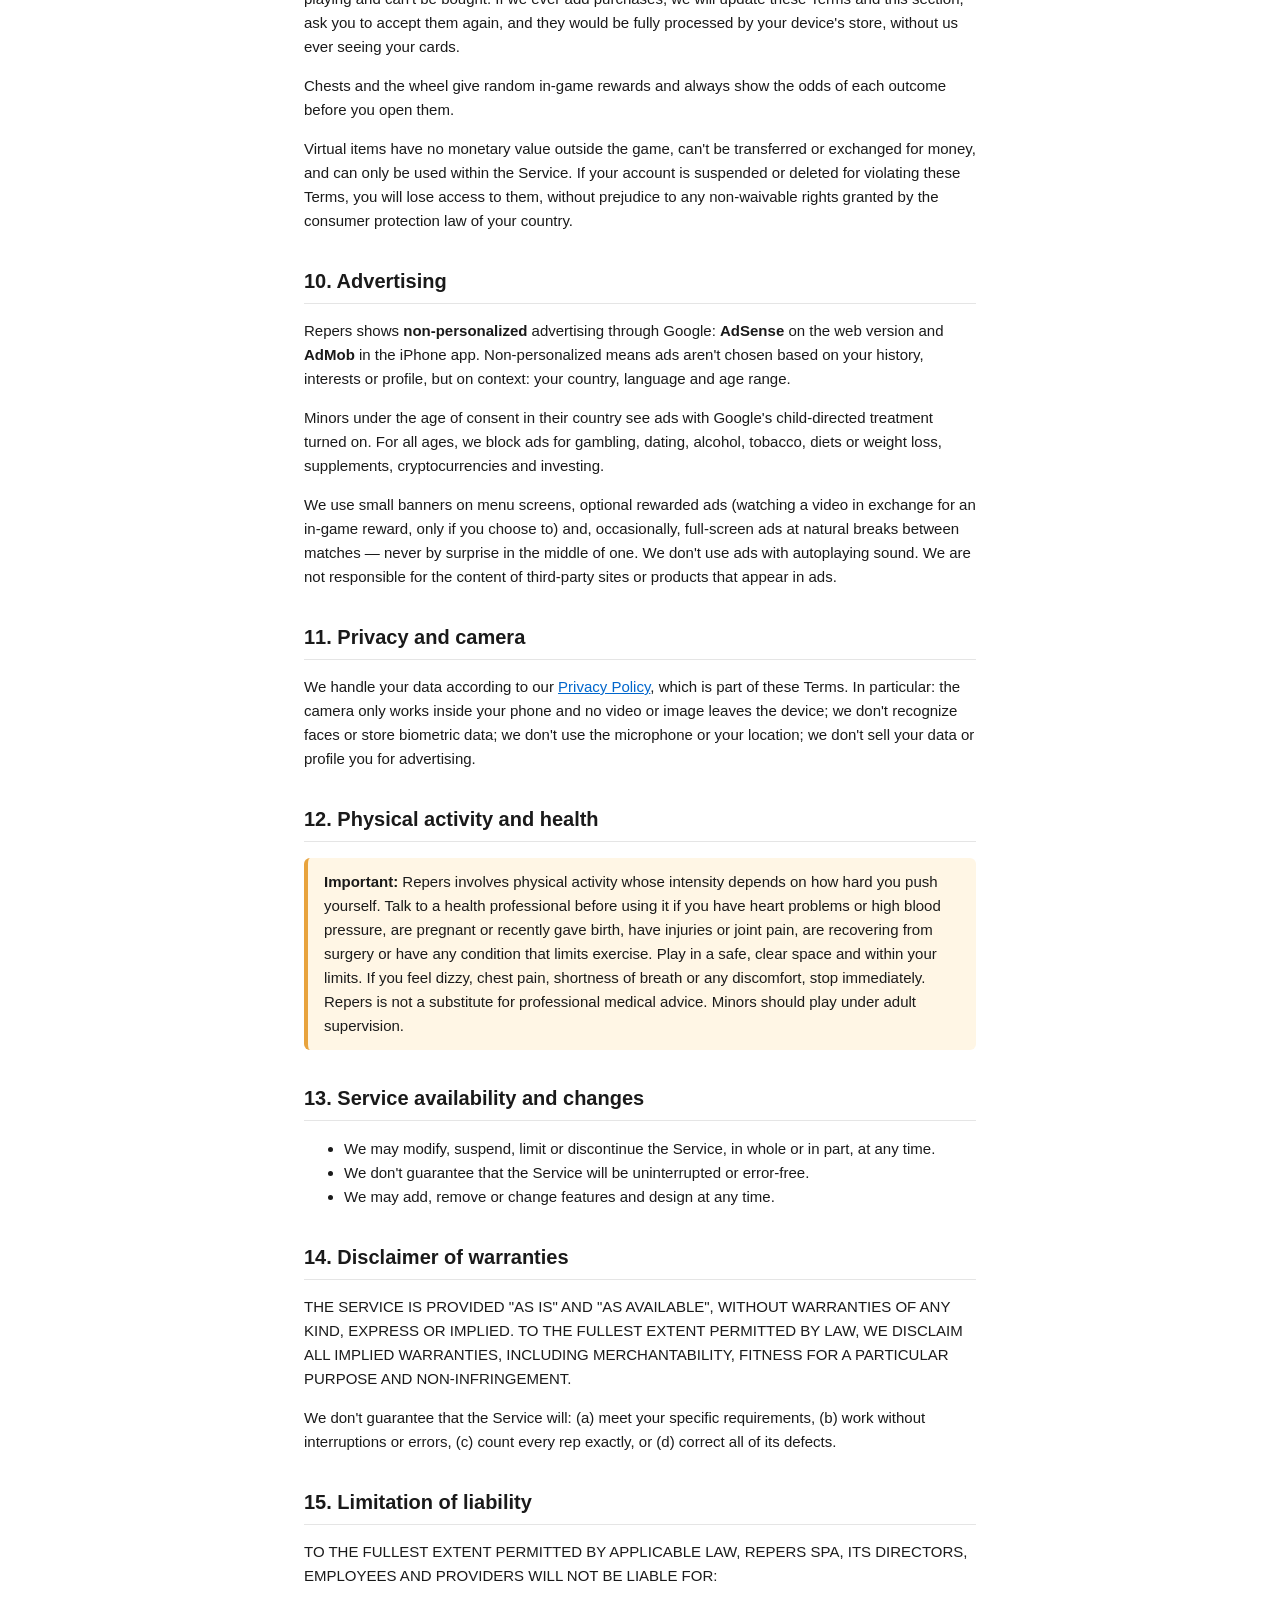
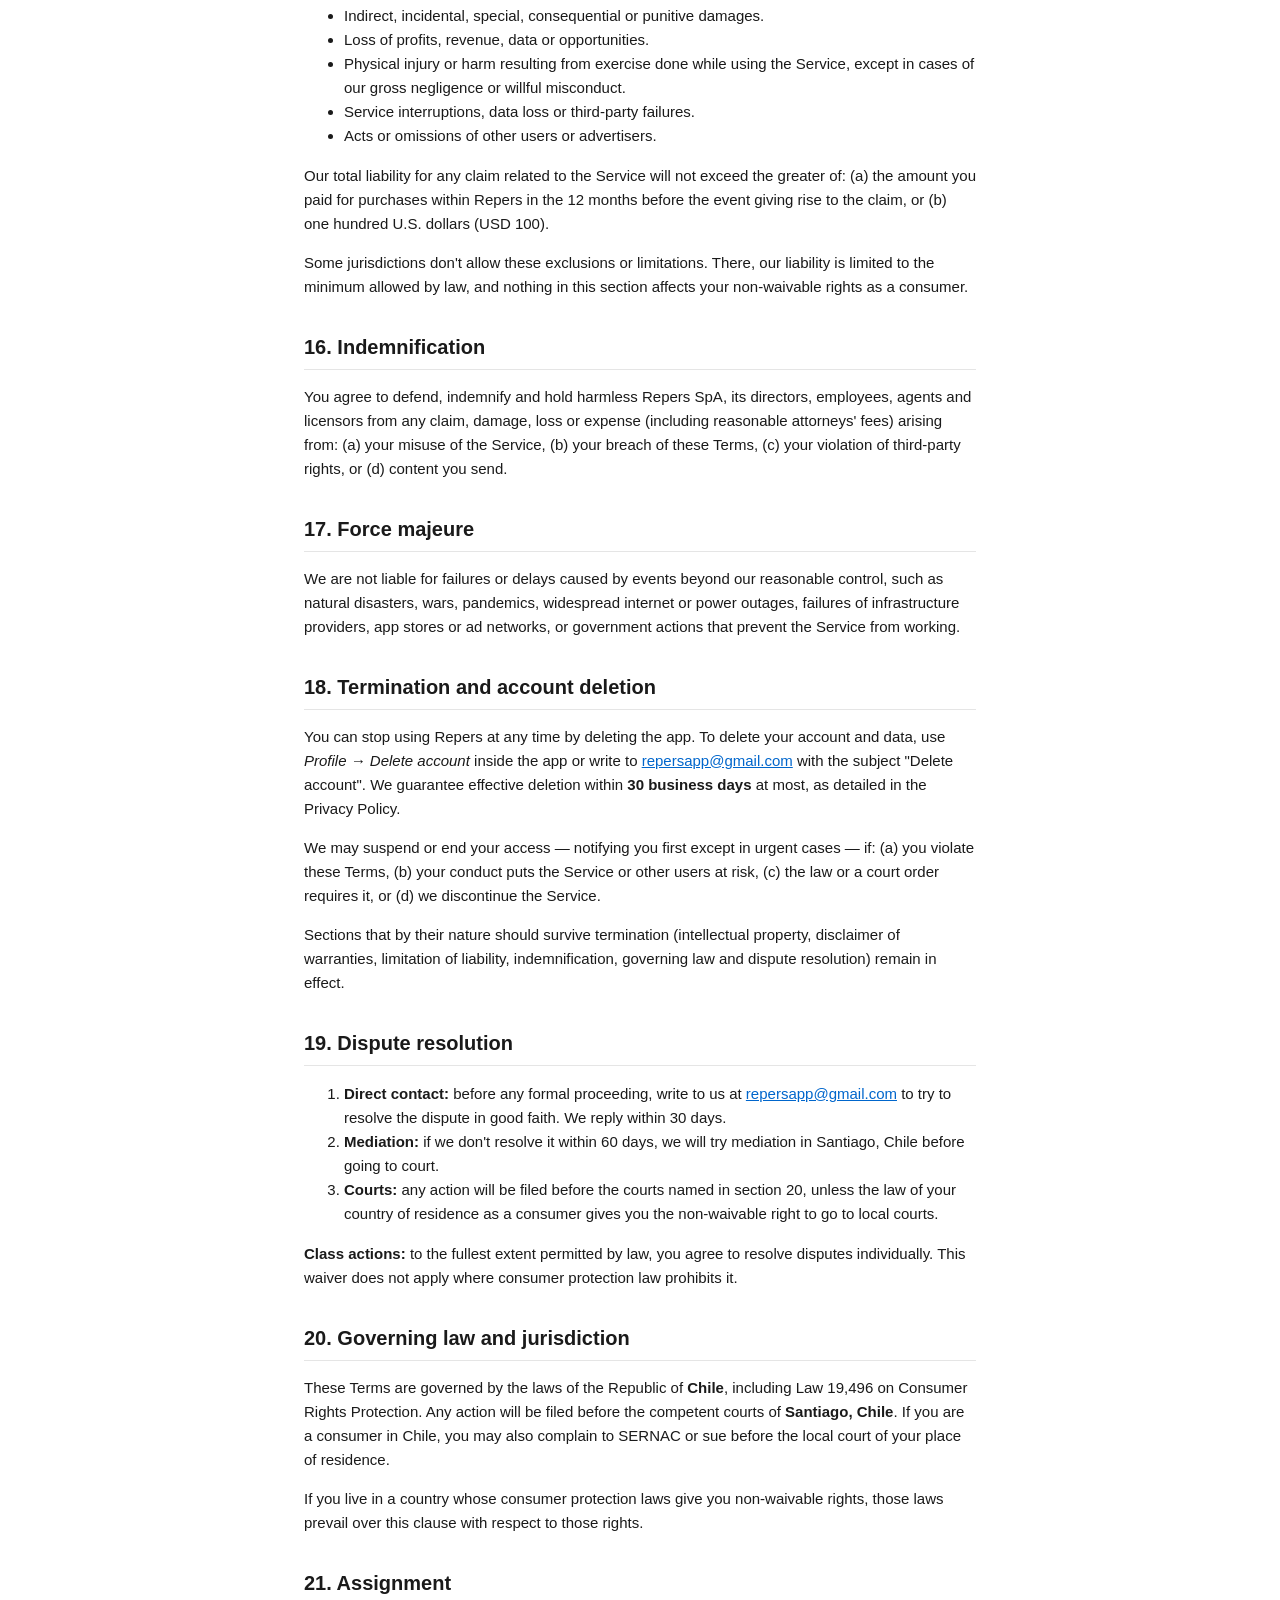
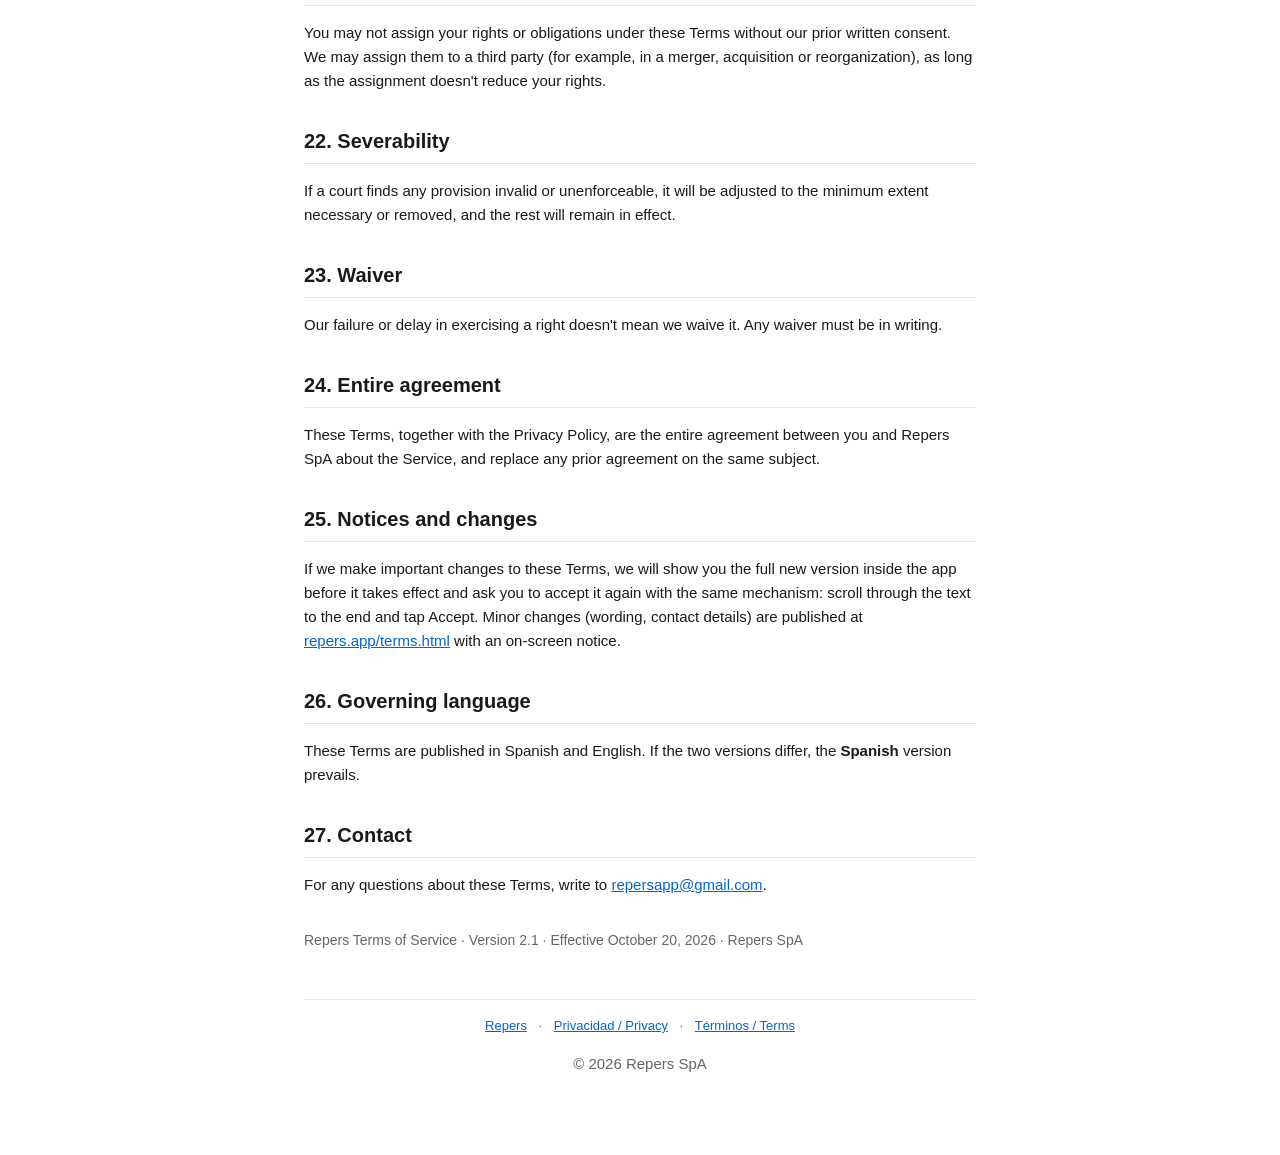
<file: juego/legal/terms.html>
<!DOCTYPE html>
<html lang="es">
<head>
<meta charset="UTF-8">
<meta name="viewport" content="width=device-width, initial-scale=1.0">
<title>Términos y Condiciones — Repers</title>
<style>
  :root {
    --bg: #ffffff;
    --text: #1a1a1a;
    --muted: #666;
    --accent: #0066cc;
    --border: #e5e5e5;
    --code-bg: #f5f5f5;
    --warn-bg: #fff6e5;
    --warn-border: #e8a33d;
  }
  @media (prefers-color-scheme: dark) {
    :root {
      --bg: #1a1a1a;
      --text: #f0f0f0;
      --muted: #a0a0a0;
      --accent: #4d9fff;
      --border: #333;
      --code-bg: #2a2a2a;
      --warn-bg: #2b2416;
      --warn-border: #b07a2a;
    }
  }
  * { box-sizing: border-box; }
  body {
    margin: 0;
    padding: 0;
    font-family: -apple-system, BlinkMacSystemFont, "Segoe UI", Roboto, sans-serif;
    line-height: 1.6;
    color: var(--text);
    background: var(--bg);
  }
  .container {
    max-width: 720px;
    margin: 0 auto;
    padding: 32px 24px 64px;
  }
  .lang-switch {
    display: flex;
    gap: 8px;
    justify-content: flex-end;
    margin-bottom: 24px;
  }
  .lang-switch button {
    padding: 6px 14px;
    border: 1px solid var(--border);
    background: transparent;
    color: var(--text);
    border-radius: 6px;
    cursor: pointer;
    font-size: 14px;
  }
  .lang-switch button.active {
    background: var(--accent);
    color: white;
    border-color: var(--accent);
  }
  h1 { font-size: 28px; margin: 0 0 8px; }
  h2 { font-size: 20px; margin: 32px 0 12px; border-bottom: 1px solid var(--border); padding-bottom: 6px; }
  h3 { font-size: 16px; margin: 20px 0 8px; }
  p, li { font-size: 15px; }
  .meta { color: var(--muted); font-size: 14px; margin-bottom: 24px; }
  .summary {
    background: var(--code-bg);
    padding: 12px 20px;
    border-radius: 8px;
    margin: 16px 0 24px;
  }
  .warning {
    background: var(--warn-bg);
    border-left: 4px solid var(--warn-border);
    padding: 12px 16px;
    border-radius: 6px;
    margin: 16px 0;
    font-size: 15px;
  }
  a { color: var(--accent); }
  .content { display: none; }
  .content.active { display: block; }
  .fin { margin-top: 32px; color: var(--muted); font-size: 14px; }
  footer {
    margin-top: 48px;
    padding-top: 16px;
    border-top: 1px solid var(--border);
    color: var(--muted);
    font-size: 13px;
    text-align: center;
  }
  footer a { margin: 0 8px; }
</style>
</head>
<body>
<div class="container">
  <div class="lang-switch">
    <button id="btn-es" class="active" onclick="setLang('es')">Español</button>
    <button id="btn-en" onclick="setLang('en')">English</button>
  </div>

  <!-- ===== ESPAÑOL ===== -->
  <div id="content-es" class="content active">
    <h1>Términos y Condiciones</h1>
    <p class="meta">Versión 2.1 · Última actualización: 20 de octubre de 2026</p>

    <div class="summary">
      <strong>En simple:</strong>
      <ul>
        <li>Repers es un juego de movimiento operado por Repers SpA (Chile).</li>
        <li>Los menores necesitan permiso de su madre, padre o tutor.</li>
        <li>Mostramos publicidad no personalizada; a los menores, solo anuncios aptos para su edad.</li>
        <li>Hoy no hay compras con dinero real: los tokens y las prendas se ganan jugando.</li>
        <li>La cámara funciona solo en tu teléfono. Haz ejercicio con cuidado y dentro de tus límites.</li>
      </ul>
    </div>

    <h2>1. Aceptación</h2>
    <p>Repers es operado por <strong>Repers SpA</strong>, sociedad constituida en Chile. Al aceptar estos Términos y Condiciones ("Términos") en la pantalla <em>Tus datos</em> —después de recorrer el texto completo— o al usar Repers, aceptas un acuerdo legalmente vinculante con Repers SpA. Si no estás de acuerdo, no uses la app.</p>
    <p>Si eres menor de la edad de consentimiento de tu país (ver sección 3), tu madre, padre o tutor debe autorizar tu uso y aceptar estos Términos en tu nombre.</p>

    <h2>2. Definiciones</h2>
    <ul>
      <li><strong>"Repers"</strong>, <strong>"nosotros"</strong>, <strong>"nuestro"</strong>: Repers SpA, operadora de la aplicación.</li>
      <li><strong>"Servicio"</strong>: la app web instalable (repers.app/juego), la aplicación Repers para iPhone, el sitio web repers.app y cualquier funcionalidad relacionada. La versión para Android llegará más adelante.</li>
      <li><strong>"Usuario"</strong>, <strong>"tú"</strong>: cualquier persona que descargue, instale o use el Servicio.</li>
      <li><strong>"Contenido del usuario"</strong>: cualquier contenido que envíes al Servicio (nombre de usuario, mensajes de Feedback, etc.).</li>
      <li><strong>"Elementos virtuales"</strong>: monedas, prendas, cofres, skins y cualquier otro objeto digital del juego.</li>
    </ul>

    <h2>3. Edad mínima y consentimiento parental</h2>
    <p>Puedes usar Repers por tu cuenta si tienes:</p>
    <ul>
      <li>14 años o más en Chile;</li>
      <li>13 años o más en Estados Unidos, Canadá, Argentina y México.</li>
    </ul>
    <p>Repers está disponible solo en esos cinco países; en el resto todavía no se puede jugar.</p>
    <p>Si tienes menos, necesitas el consentimiento verificable de tu madre, padre o tutor legal. Lo pedimos por correo electrónico, con un segundo correo de confirmación a las 24 horas (método conocido como <em>Email+</em>, reconocido por la Comisión Federal de Comercio de Estados Unidos bajo la ley COPPA). El nombre de jugador se arma con palabras de una lista, así que un menor nunca publica su nombre real. En el futuro podremos sumar Family Sharing de Apple y Family Link de Google. Mientras no exista ese consentimiento, puedes jugar en modo invitado sin que tus datos salgan del dispositivo.</p>
    <p>Al indicar tu edad declaras que es verdadera. Si una madre, padre o tutor autoriza el uso de un menor, es responsable de supervisar ese uso.</p>

    <h2>4. Uso permitido</h2>
    <p>Puedes usar Repers para jugar personalmente. <strong>No puedes</strong>:</p>
    <ul>
      <li>Copiar, modificar, distribuir, vender, licenciar o crear obras derivadas del código, diseño o contenido de la app.</li>
      <li>Aplicar ingeniería inversa, descompilar o intentar extraer el código fuente, excepto en la medida permitida por la ley aplicable.</li>
      <li>Usar bots, scripts, trampas, exploits o cualquier método automatizado para manipular tu progreso, monedas, logros o partidas.</li>
      <li>Interferir con el funcionamiento del Servicio (spam, ataques de denegación de servicio, sobrecarga intencional).</li>
      <li>Acceder o intentar acceder a cuentas de otros usuarios, a partes no públicas del Servicio o a datos protegidos.</li>
      <li>Suplantar la identidad de otras personas, entidades o de Repers.</li>
      <li>Publicar contenido ilegal, amenazante, difamatorio, obsceno, discriminatorio, acosador o abusivo en tu nombre de usuario, mensajes de Feedback o cualquier canal del Servicio.</li>
      <li>Recopilar datos de otros usuarios sin su consentimiento explícito.</li>
      <li>Usar el Servicio para actividades comerciales no autorizadas, publicidad propia, encuestas o cualquier forma de spam.</li>
      <li>Violar cualquier ley, regulación u obligación contractual aplicable.</li>
    </ul>

    <h2>5. Cuentas y modo invitado</h2>
    <ul>
      <li>Puedes jugar como invitado (tu progreso queda solo en tu dispositivo) o registrarte con correo electrónico, Apple o Google.</li>
      <li>Tu nombre de jugador se arma eligiendo palabras de una lista más un número que pone la app; no se puede escribir texto libre.</li>
      <li>Eres responsable de mantener la confidencialidad de tus credenciales y de toda actividad que ocurra bajo tu cuenta.</li>
      <li>Debes avisarnos de inmediato si sospechas un acceso no autorizado, escribiendo a <a href="mailto:repersapp@gmail.com">repersapp@gmail.com</a>.</li>
      <li>Podemos suspender, limitar o eliminar cuentas que infrinjan gravemente estos Términos. Salvo urgencia (seguridad, fraude o daño a otras personas), te avisaremos antes para que puedas responder.</li>
    </ul>

    <h2>6. Contenido del usuario</h2>
    <p>Conservas la titularidad del contenido que envías al Servicio. Al enviarlo, nos otorgas una licencia mundial, no exclusiva y libre de regalías para usarlo, copiarlo, adaptarlo, mostrarlo y distribuirlo <strong>solo para operar y mejorar el Servicio</strong>, mientras mantengas tu cuenta activa.</p>
    <p>Declaras que tienes todos los derechos necesarios sobre ese contenido y que no infringe derechos de terceros. Podemos eliminar cualquier contenido del usuario que consideremos inapropiado, sin previo aviso.</p>
    <p>Si otro jugador te molesta o crees que hace trampa, puedes <strong>reportarlo y bloquearlo</strong> desde su ficha en la pantalla de Amigos: revisamos los reportes y podemos suspender cuentas, y ese jugador no podrá volver a enviarte solicitudes de amistad.</p>

    <h2>7. Propiedad intelectual</h2>
    <p>Repers, incluyendo su marca, logotipo, personajes, avatar, diseño, código fuente, gráficos, animaciones, música, textos y cualquier otro elemento del Servicio, pertenece a <strong>Repers SpA</strong> o a sus licenciantes, y está protegido por las leyes de propiedad intelectual y marcas aplicables. Estos Términos no te transfieren ningún derecho de propiedad intelectual sobre el Servicio.</p>
    <p>Algunos componentes del Servicio pueden estar sujetos a licencias de software de código abierto de terceros, que prevalecen sobre estos Términos en lo que respecta a esos componentes.</p>

    <h2>8. Reporte de infracciones de derechos de autor</h2>
    <p>Si crees que contenido dentro del Servicio infringe tus derechos de autor, envíanos un aviso a <a href="mailto:repersapp@gmail.com">repersapp@gmail.com</a> con:</p>
    <ul>
      <li>Identificación de la obra protegida que crees infringida.</li>
      <li>Identificación del contenido supuestamente infractor y su ubicación en el Servicio.</li>
      <li>Tus datos de contacto (nombre, dirección, correo).</li>
      <li>Una declaración de buena fe de que el uso no está autorizado.</li>
      <li>Una declaración, bajo pena de perjurio, de que la información es exacta y de que eres el titular o estás autorizado a actuar en su nombre.</li>
      <li>Tu firma física o electrónica.</li>
    </ul>
    <p>Investigaremos y actuaremos según corresponda, incluyendo la eliminación del contenido y, en casos reiterados, la suspensión de la cuenta responsable.</p>

    <h2>9. Compras dentro de la aplicación</h2>
    <p><strong>Hoy Repers no tiene compras con dinero real.</strong> Los tokens, las prendas, los cofres y la ruleta se ganan jugando y no se pueden comprar. Si en el futuro agregamos compras, actualizaremos estos Términos y esta sección, te pediremos aceptarlos de nuevo y las procesaría por completo la tienda de tu dispositivo, sin que veamos nunca tus tarjetas.</p>
    <p>Los cofres y la ruleta entregan premios al azar del juego y muestran siempre las probabilidades de cada resultado antes de abrirlos.</p>
    <p>Los elementos virtuales no tienen valor monetario fuera del juego, no son transferibles ni canjeables por dinero, y su uso está limitado al Servicio. Si tu cuenta es suspendida o eliminada por violar estos Términos, perderás el acceso a ellos, sin perjuicio de los derechos irrenunciables que te otorgue la ley de protección al consumidor de tu país.</p>

    <h2>10. Publicidad</h2>
    <p>Repers muestra publicidad <strong>no personalizada</strong> mediante Google: <strong>AdSense</strong> en la versión web y <strong>AdMob</strong> en la app de iPhone. No personalizada significa que los anuncios no se eligen según tu historial, tus intereses ni tu perfil, sino según el contexto: tu país, tu idioma y tu rango de edad.</p>
    <p>A los menores bajo la edad de consentimiento de su país les mostramos anuncios con el tratamiento infantil de Google activado. Para todas las edades bloqueamos anuncios de apuestas, citas, alcohol, tabaco, dietas o pérdida de peso, suplementos, criptomonedas e inversiones.</p>
    <p>Usamos banners pequeños en pantallas de menú, anuncios con recompensa opcionales (ver un video a cambio de un premio del juego, solo si tú lo eliges) y, a veces, anuncios de pantalla completa en pausas naturales entre partidas — nunca por sorpresa a mitad de una. Tampoco usamos anuncios con sonido automático. No somos responsables del contenido de sitios o productos de terceros que aparezcan en los anuncios.</p>

    <h2>11. Privacidad y cámara</h2>
    <p>Tratamos tus datos según nuestra <a href="./privacy.html">Política de Privacidad</a>, que forma parte de estos Términos. En especial: la cámara funciona solo dentro de tu teléfono y ningún video o imagen sale del dispositivo; no reconocemos rostros ni guardamos datos biométricos; no usamos el micrófono ni tu ubicación; no vendemos tus datos ni te perfilamos para publicidad.</p>

    <h2>12. Actividad física y salud</h2>
    <div class="warning">
      <strong>Importante:</strong> Repers implica actividad física cuya intensidad depende de cuánto te exijas. Consulta a un profesional de la salud antes de usarlo si tienes problemas cardíacos o hipertensión, estás embarazada o en posparto reciente, tienes lesiones o dolor articular, te estás recuperando de una cirugía o tienes cualquier condición que limite el ejercicio. Juega en un espacio seguro y despejado, dentro de tus límites. Si sientes mareo, dolor en el pecho, falta de aire o cualquier molestia, detente de inmediato. Repers no reemplaza el consejo médico profesional. Los menores deben jugar con la supervisión de un adulto.
    </div>

    <h2>13. Disponibilidad y cambios del Servicio</h2>
    <ul>
      <li>Podemos modificar, suspender, limitar o descontinuar el Servicio, total o parcialmente, en cualquier momento.</li>
      <li>No garantizamos que el Servicio esté disponible de forma ininterrumpida o libre de errores.</li>
      <li>Podemos agregar, quitar o cambiar funciones y diseño en cualquier momento.</li>
    </ul>

    <h2>14. Descargo de garantías</h2>
    <p>EL SERVICIO SE PROPORCIONA "TAL COMO ESTÁ" Y "SEGÚN DISPONIBILIDAD", SIN GARANTÍAS DE NINGÚN TIPO, EXPRESAS O IMPLÍCITAS. EN LA MÁXIMA MEDIDA PERMITIDA POR LA LEY, RENUNCIAMOS A TODAS LAS GARANTÍAS IMPLÍCITAS, INCLUYENDO LAS DE COMERCIABILIDAD, IDONEIDAD PARA UN PROPÓSITO PARTICULAR Y NO INFRACCIÓN.</p>
    <p>No garantizamos que el Servicio: (a) cumpla tus requisitos específicos, (b) funcione sin interrupciones o errores, (c) cuente cada repetición con exactitud, o (d) corrija todos sus defectos.</p>

    <h2>15. Limitación de responsabilidad</h2>
    <p>EN LA MÁXIMA MEDIDA PERMITIDA POR LA LEY APLICABLE, REPERS SPA, SUS DIRECTORES, EMPLEADOS Y PROVEEDORES NO SERÁN RESPONSABLES POR:</p>
    <ul>
      <li>Daños indirectos, incidentales, especiales, consecuentes o punitivos.</li>
      <li>Pérdida de ganancias, ingresos, datos u oportunidades.</li>
      <li>Lesiones físicas o daños derivados del ejercicio realizado usando el Servicio, salvo culpa grave o dolo de nuestra parte.</li>
      <li>Interrupciones del servicio, pérdida de datos o fallas de terceros.</li>
      <li>Actos u omisiones de otros usuarios o de anunciantes.</li>
    </ul>
    <p>Nuestra responsabilidad total por cualquier reclamo relacionado con el Servicio no excederá el mayor de: (a) el monto que hayas pagado en compras dentro de Repers en los 12 meses anteriores al hecho que originó el reclamo, o (b) cien dólares estadounidenses (USD 100).</p>
    <p>Algunas jurisdicciones no permiten estas exclusiones o limitaciones. En ellas, nuestra responsabilidad se limita al mínimo permitido por la ley, y nada de esta sección afecta tus derechos irrenunciables como consumidor.</p>

    <h2>16. Indemnización</h2>
    <p>Aceptas defender, indemnizar y mantener indemne a Repers SpA, sus directores, empleados, agentes y licenciantes de cualquier reclamo, daño, pérdida o gasto (incluidos honorarios razonables de abogados) derivado de: (a) tu uso indebido del Servicio, (b) tu violación de estos Términos, (c) tu violación de derechos de terceros, o (d) el contenido que envíes.</p>

    <h2>17. Fuerza mayor</h2>
    <p>No seremos responsables por incumplimientos o retrasos causados por hechos fuera de nuestro control razonable, como desastres naturales, guerras, pandemias, cortes generalizados de internet o electricidad, fallas de proveedores de infraestructura, tiendas de aplicaciones o redes publicitarias, o actos de autoridad que impidan el funcionamiento del Servicio.</p>

    <h2>18. Terminación y eliminación de cuenta</h2>
    <p>Puedes dejar de usar Repers en cualquier momento borrando la app. Para eliminar tu cuenta y tus datos, usa <em>Perfil → Eliminar cuenta</em> dentro de la app o escribe a <a href="mailto:repersapp@gmail.com">repersapp@gmail.com</a> con el asunto "Eliminar cuenta". Garantizamos el borrado efectivo en un máximo de <strong>30 días hábiles</strong>, como se detalla en la Política de Privacidad.</p>
    <p>Podemos suspender o terminar tu acceso —avisándote antes, salvo urgencia— si: (a) violas estos Términos, (b) tu conducta pone en riesgo el Servicio o a otros usuarios, (c) la ley o una orden judicial lo exige, o (d) descontinuamos el Servicio.</p>
    <p>Las secciones que por su naturaleza deban sobrevivir a la terminación (propiedad intelectual, descargo de garantías, limitación de responsabilidad, indemnización, ley aplicable y resolución de disputas) seguirán vigentes.</p>

    <h2>19. Resolución de disputas</h2>
    <ol>
      <li><strong>Contacto directo:</strong> antes de cualquier procedimiento formal, escríbenos a <a href="mailto:repersapp@gmail.com">repersapp@gmail.com</a> para intentar resolver la disputa de buena fe. Respondemos dentro de 30 días.</li>
      <li><strong>Mediación:</strong> si no la resolvemos en 60 días, intentaremos una mediación en Santiago de Chile antes de acudir a tribunales.</li>
      <li><strong>Tribunales:</strong> cualquier acción se presentará ante los tribunales indicados en la sección 20, salvo que la ley de tu país de residencia como consumidor te dé el derecho irrenunciable de acudir a tribunales locales.</li>
    </ol>
    <p><strong>Acciones colectivas:</strong> en la máxima medida permitida por la ley, aceptas resolver disputas de forma individual. Esta renuncia no aplica donde la ley de protección al consumidor la prohíbe.</p>

    <h2>20. Ley aplicable y jurisdicción</h2>
    <p>Estos Términos se rigen por las leyes de la República de <strong>Chile</strong>, incluida la Ley 19.496 sobre Protección de los Derechos de los Consumidores. Cualquier acción se presentará ante los tribunales competentes de <strong>Santiago, Chile</strong>. Si eres consumidor en Chile, puedes además reclamar ante el SERNAC o demandar ante el Juzgado de Policía Local de tu domicilio.</p>
    <p>Si resides en un país cuyas leyes de protección al consumidor te otorgan derechos irrenunciables, esas leyes prevalecen sobre esta cláusula en lo que respecta a esos derechos.</p>

    <h2>21. Cesión</h2>
    <p>No puedes ceder tus derechos u obligaciones bajo estos Términos sin nuestro consentimiento previo por escrito. Podemos cederlos a un tercero (por ejemplo, en una fusión, adquisición o reorganización), siempre que la cesión no reduzca tus derechos.</p>

    <h2>22. Divisibilidad</h2>
    <p>Si un tribunal determina que alguna disposición es inválida o inejecutable, se ajustará al mínimo necesario o se eliminará, y el resto seguirá vigente.</p>

    <h2>23. Renuncia</h2>
    <p>Que no ejerzamos o demoremos en ejercer un derecho no significa que renunciemos a él. Cualquier renuncia debe constar por escrito.</p>

    <h2>24. Acuerdo completo</h2>
    <p>Estos Términos, junto con la Política de Privacidad, son el acuerdo completo entre tú y Repers SpA sobre el Servicio, y reemplazan cualquier acuerdo previo sobre el mismo asunto.</p>

    <h2>25. Notificaciones y cambios</h2>
    <p>Si hacemos cambios importantes a estos Términos, te mostraremos la nueva versión completa dentro de la app antes de que entre en vigor y te pediremos aceptarla de nuevo con el mismo mecanismo: recorrer el texto hasta el final y tocar Aceptar. Los cambios menores (redacción, datos de contacto) se publican en <a href="https://repers.app/terms.html">repers.app/terms.html</a> con aviso en pantalla.</p>

    <h2>26. Idioma prevalente</h2>
    <p>Estos Términos se publican en español e inglés. Si ambas versiones difieren, prevalece la versión en <strong>español</strong>.</p>

    <h2>27. Contacto</h2>
    <p>Para cualquier consulta sobre estos Términos, escribe a <a href="mailto:repersapp@gmail.com">repersapp@gmail.com</a>.</p>

    <p class="fin">Términos y Condiciones de Repers · Versión 2.1 · Vigentes desde el 20 de octubre de 2026 · Repers SpA</p>
  </div>

  <!-- ===== ENGLISH ===== -->
  <div id="content-en" class="content">
    <h1>Terms of Service</h1>
    <p class="meta">Version 2.1 · Last updated: October 20, 2026</p>

    <div class="summary">
      <strong>In short:</strong>
      <ul>
        <li>Repers is a movement game operated by Repers SpA (Chile).</li>
        <li>Minors need permission from a parent or guardian.</li>
        <li>We show non-personalized ads; minors only see ads suitable for their age.</li>
        <li>Today there are no real-money purchases: tokens and clothes are earned by playing.</li>
        <li>The camera only works on your phone. Exercise carefully and within your limits.</li>
      </ul>
    </div>

    <h2>1. Acceptance</h2>
    <p>Repers is operated by <strong>Repers SpA</strong>, a company incorporated in Chile. By accepting these Terms of Service ("Terms") on the <em>Your data</em> screen —after scrolling through the full text— or by using Repers, you enter into a legally binding agreement with Repers SpA. If you don't agree, don't use the app.</p>
    <p>If you are under the age of consent in your country (see section 3), your parent or legal guardian must approve your use and accept these Terms on your behalf.</p>

    <h2>2. Definitions</h2>
    <ul>
      <li><strong>"Repers"</strong>, <strong>"we"</strong>, <strong>"our"</strong>: Repers SpA, the operator of the app.</li>
      <li><strong>"Service"</strong>: the installable web app (repers.app/juego), the Repers iPhone app, the repers.app website and any related features. The Android version will come later.</li>
      <li><strong>"User"</strong>, <strong>"you"</strong>: anyone who downloads, installs or uses the Service.</li>
      <li><strong>"User content"</strong>: any content you send to the Service (username, Feedback messages, etc.).</li>
      <li><strong>"Virtual items"</strong>: coins, clothes, chests, skins and any other digital item in the game.</li>
    </ul>

    <h2>3. Minimum age and parental consent</h2>
    <p>You can use Repers on your own if you are:</p>
    <ul>
      <li>14 or older in Chile;</li>
      <li>13 or older in the United States, Canada, Argentina and Mexico.</li>
    </ul>
    <p>Repers is available only in those five countries; it can't be played anywhere else yet.</p>
    <p>If you are younger, you need verifiable consent from your parent or legal guardian. We request it by email, with a second confirmation email after 24 hours (the method known as <em>Email+</em>, recognized by the U.S. Federal Trade Commission under COPPA). Player names are built from a list of words, so a child never publishes their real name. In the future we may add Apple Family Sharing and Google Family Link. Until that consent exists, you can play in guest mode without your data leaving the device.</p>
    <p>By entering your age, you confirm it is true. A parent or guardian who approves a minor's use is responsible for supervising that use.</p>

    <h2>4. Permitted use</h2>
    <p>You may use Repers to play personally. <strong>You may not</strong>:</p>
    <ul>
      <li>Copy, modify, distribute, sell, license or create derivative works of the app's code, design or content.</li>
      <li>Reverse engineer, decompile or try to extract the source code, except as allowed by applicable law.</li>
      <li>Use bots, scripts, cheats, exploits or any automated method to manipulate your progress, coins, achievements or matches.</li>
      <li>Interfere with the operation of the Service (spam, denial-of-service attacks, intentional overload).</li>
      <li>Access or try to access other users' accounts, non-public parts of the Service or protected data.</li>
      <li>Impersonate other people, entities or Repers.</li>
      <li>Post illegal, threatening, defamatory, obscene, discriminatory, harassing or abusive content in your username, Feedback messages or any channel of the Service.</li>
      <li>Collect data from other users without their explicit consent.</li>
      <li>Use the Service for unauthorized commercial activities, your own advertising, surveys or any form of spam.</li>
      <li>Violate any applicable law, regulation or contractual obligation.</li>
    </ul>

    <h2>5. Accounts and guest mode</h2>
    <ul>
      <li>You can play as a guest (your progress stays on your device) or sign up with email, Apple or Google.</li>
      <li>Your player name is built by picking words from a list plus a number the app assigns; free text isn't allowed.</li>
      <li>You are responsible for keeping your credentials confidential and for all activity under your account.</li>
      <li>You must tell us right away if you suspect unauthorized access, by writing to <a href="mailto:repersapp@gmail.com">repersapp@gmail.com</a>.</li>
      <li>We may suspend, limit or delete accounts that seriously violate these Terms. Except in urgent cases (security, fraud or harm to others), we will notify you first so you can respond.</li>
    </ul>

    <h2>6. User content</h2>
    <p>You keep ownership of the content you send to the Service. By sending it, you grant us a worldwide, non-exclusive, royalty-free license to use, copy, adapt, display and distribute it <strong>only to operate and improve the Service</strong>, while your account is active.</p>
    <p>You confirm that you have all necessary rights to that content and that it doesn't infringe third-party rights. We may remove any user content we consider inappropriate, without prior notice.</p>
    <p>If another player is bothering you or you believe they are cheating, you can <strong>report and block them</strong> from their card on the Friends screen: we review reports and may suspend accounts, and that player won't be able to send you friend requests again.</p>

    <h2>7. Intellectual property</h2>
    <p>Repers, including its brand, logo, characters, avatar, design, source code, graphics, animations, music, text and every other element of the Service, belongs to <strong>Repers SpA</strong> or its licensors and is protected by applicable intellectual property and trademark laws. These Terms don't transfer any intellectual property rights in the Service to you.</p>
    <p>Some components of the Service may be subject to third-party open-source licenses, which prevail over these Terms with respect to those components.</p>

    <h2>8. Copyright infringement reporting</h2>
    <p>If you believe content in the Service infringes your copyright, send a notice to <a href="mailto:repersapp@gmail.com">repersapp@gmail.com</a> including:</p>
    <ul>
      <li>Identification of the copyrighted work you believe is infringed.</li>
      <li>Identification of the allegedly infringing content and where it is in the Service.</li>
      <li>Your contact details (name, address, email).</li>
      <li>A good-faith statement that the use is not authorized.</li>
      <li>A statement, under penalty of perjury, that the information is accurate and that you are the owner or authorized to act on their behalf.</li>
      <li>Your physical or electronic signature.</li>
    </ul>
    <p>We will investigate and act as appropriate, including removing the content and, for repeat cases, suspending the responsible account.</p>

    <h2>9. In-app purchases</h2>
    <p><strong>Today Repers has no real-money purchases.</strong> Tokens, clothes, chests and the wheel are earned by playing and can't be bought. If we ever add purchases, we will update these Terms and this section, ask you to accept them again, and they would be fully processed by your device's store, without us ever seeing your cards.</p>
    <p>Chests and the wheel give random in-game rewards and always show the odds of each outcome before you open them.</p>
    <p>Virtual items have no monetary value outside the game, can't be transferred or exchanged for money, and can only be used within the Service. If your account is suspended or deleted for violating these Terms, you will lose access to them, without prejudice to any non-waivable rights granted by the consumer protection law of your country.</p>

    <h2>10. Advertising</h2>
    <p>Repers shows <strong>non-personalized</strong> advertising through Google: <strong>AdSense</strong> on the web version and <strong>AdMob</strong> in the iPhone app. Non-personalized means ads aren't chosen based on your history, interests or profile, but on context: your country, language and age range.</p>
    <p>Minors under the age of consent in their country see ads with Google's child-directed treatment turned on. For all ages, we block ads for gambling, dating, alcohol, tobacco, diets or weight loss, supplements, cryptocurrencies and investing.</p>
    <p>We use small banners on menu screens, optional rewarded ads (watching a video in exchange for an in-game reward, only if you choose to) and, occasionally, full-screen ads at natural breaks between matches — never by surprise in the middle of one. We don't use ads with autoplaying sound. We are not responsible for the content of third-party sites or products that appear in ads.</p>

    <h2>11. Privacy and camera</h2>
    <p>We handle your data according to our <a href="./privacy.html">Privacy Policy</a>, which is part of these Terms. In particular: the camera only works inside your phone and no video or image leaves the device; we don't recognize faces or store biometric data; we don't use the microphone or your location; we don't sell your data or profile you for advertising.</p>

    <h2>12. Physical activity and health</h2>
    <div class="warning">
      <strong>Important:</strong> Repers involves physical activity whose intensity depends on how hard you push yourself. Talk to a health professional before using it if you have heart problems or high blood pressure, are pregnant or recently gave birth, have injuries or joint pain, are recovering from surgery or have any condition that limits exercise. Play in a safe, clear space and within your limits. If you feel dizzy, chest pain, shortness of breath or any discomfort, stop immediately. Repers is not a substitute for professional medical advice. Minors should play under adult supervision.
    </div>

    <h2>13. Service availability and changes</h2>
    <ul>
      <li>We may modify, suspend, limit or discontinue the Service, in whole or in part, at any time.</li>
      <li>We don't guarantee that the Service will be uninterrupted or error-free.</li>
      <li>We may add, remove or change features and design at any time.</li>
    </ul>

    <h2>14. Disclaimer of warranties</h2>
    <p>THE SERVICE IS PROVIDED "AS IS" AND "AS AVAILABLE", WITHOUT WARRANTIES OF ANY KIND, EXPRESS OR IMPLIED. TO THE FULLEST EXTENT PERMITTED BY LAW, WE DISCLAIM ALL IMPLIED WARRANTIES, INCLUDING MERCHANTABILITY, FITNESS FOR A PARTICULAR PURPOSE AND NON-INFRINGEMENT.</p>
    <p>We don't guarantee that the Service will: (a) meet your specific requirements, (b) work without interruptions or errors, (c) count every rep exactly, or (d) correct all of its defects.</p>

    <h2>15. Limitation of liability</h2>
    <p>TO THE FULLEST EXTENT PERMITTED BY APPLICABLE LAW, REPERS SPA, ITS DIRECTORS, EMPLOYEES AND PROVIDERS WILL NOT BE LIABLE FOR:</p>
    <ul>
      <li>Indirect, incidental, special, consequential or punitive damages.</li>
      <li>Loss of profits, revenue, data or opportunities.</li>
      <li>Physical injury or harm resulting from exercise done while using the Service, except in cases of our gross negligence or willful misconduct.</li>
      <li>Service interruptions, data loss or third-party failures.</li>
      <li>Acts or omissions of other users or advertisers.</li>
    </ul>
    <p>Our total liability for any claim related to the Service will not exceed the greater of: (a) the amount you paid for purchases within Repers in the 12 months before the event giving rise to the claim, or (b) one hundred U.S. dollars (USD 100).</p>
    <p>Some jurisdictions don't allow these exclusions or limitations. There, our liability is limited to the minimum allowed by law, and nothing in this section affects your non-waivable rights as a consumer.</p>

    <h2>16. Indemnification</h2>
    <p>You agree to defend, indemnify and hold harmless Repers SpA, its directors, employees, agents and licensors from any claim, damage, loss or expense (including reasonable attorneys' fees) arising from: (a) your misuse of the Service, (b) your breach of these Terms, (c) your violation of third-party rights, or (d) content you send.</p>

    <h2>17. Force majeure</h2>
    <p>We are not liable for failures or delays caused by events beyond our reasonable control, such as natural disasters, wars, pandemics, widespread internet or power outages, failures of infrastructure providers, app stores or ad networks, or government actions that prevent the Service from working.</p>

    <h2>18. Termination and account deletion</h2>
    <p>You can stop using Repers at any time by deleting the app. To delete your account and data, use <em>Profile → Delete account</em> inside the app or write to <a href="mailto:repersapp@gmail.com">repersapp@gmail.com</a> with the subject "Delete account". We guarantee effective deletion within <strong>30 business days</strong> at most, as detailed in the Privacy Policy.</p>
    <p>We may suspend or end your access — notifying you first except in urgent cases — if: (a) you violate these Terms, (b) your conduct puts the Service or other users at risk, (c) the law or a court order requires it, or (d) we discontinue the Service.</p>
    <p>Sections that by their nature should survive termination (intellectual property, disclaimer of warranties, limitation of liability, indemnification, governing law and dispute resolution) remain in effect.</p>

    <h2>19. Dispute resolution</h2>
    <ol>
      <li><strong>Direct contact:</strong> before any formal proceeding, write to us at <a href="mailto:repersapp@gmail.com">repersapp@gmail.com</a> to try to resolve the dispute in good faith. We reply within 30 days.</li>
      <li><strong>Mediation:</strong> if we don't resolve it within 60 days, we will try mediation in Santiago, Chile before going to court.</li>
      <li><strong>Courts:</strong> any action will be filed before the courts named in section 20, unless the law of your country of residence as a consumer gives you the non-waivable right to go to local courts.</li>
    </ol>
    <p><strong>Class actions:</strong> to the fullest extent permitted by law, you agree to resolve disputes individually. This waiver does not apply where consumer protection law prohibits it.</p>

    <h2>20. Governing law and jurisdiction</h2>
    <p>These Terms are governed by the laws of the Republic of <strong>Chile</strong>, including Law 19,496 on Consumer Rights Protection. Any action will be filed before the competent courts of <strong>Santiago, Chile</strong>. If you are a consumer in Chile, you may also complain to SERNAC or sue before the local court of your place of residence.</p>
    <p>If you live in a country whose consumer protection laws give you non-waivable rights, those laws prevail over this clause with respect to those rights.</p>

    <h2>21. Assignment</h2>
    <p>You may not assign your rights or obligations under these Terms without our prior written consent. We may assign them to a third party (for example, in a merger, acquisition or reorganization), as long as the assignment doesn't reduce your rights.</p>

    <h2>22. Severability</h2>
    <p>If a court finds any provision invalid or unenforceable, it will be adjusted to the minimum extent necessary or removed, and the rest will remain in effect.</p>

    <h2>23. Waiver</h2>
    <p>Our failure or delay in exercising a right doesn't mean we waive it. Any waiver must be in writing.</p>

    <h2>24. Entire agreement</h2>
    <p>These Terms, together with the Privacy Policy, are the entire agreement between you and Repers SpA about the Service, and replace any prior agreement on the same subject.</p>

    <h2>25. Notices and changes</h2>
    <p>If we make important changes to these Terms, we will show you the full new version inside the app before it takes effect and ask you to accept it again with the same mechanism: scroll through the text to the end and tap Accept. Minor changes (wording, contact details) are published at <a href="https://repers.app/terms.html">repers.app/terms.html</a> with an on-screen notice.</p>

    <h2>26. Governing language</h2>
    <p>These Terms are published in Spanish and English. If the two versions differ, the <strong>Spanish</strong> version prevails.</p>

    <h2>27. Contact</h2>
    <p>For any questions about these Terms, write to <a href="mailto:repersapp@gmail.com">repersapp@gmail.com</a>.</p>

    <p class="fin">Repers Terms of Service · Version 2.1 · Effective October 20, 2026 · Repers SpA</p>
  </div>

  <footer>
    <a href="./index.html">Repers</a> · <a href="./privacy.html">Privacidad / Privacy</a> · <a href="./terms.html">Términos / Terms</a>
    <p>&copy; 2026 Repers SpA</p>
  </footer>
</div>

<script>
  function setLang(lang) {
    document.querySelectorAll('.content').forEach(el => el.classList.remove('active'));
    document.querySelectorAll('.lang-switch button').forEach(b => b.classList.remove('active'));
    document.getElementById('content-' + lang).classList.add('active');
    document.getElementById('btn-' + lang).classList.add('active');
    document.documentElement.lang = lang;
    try { localStorage.setItem('repers-legal-lang', lang); } catch(_) {}
  }
  try {
    var q = new URLSearchParams(location.search).get('lang');
    var saved = (q === 'en' || q === 'es') ? q : localStorage.getItem('repers-legal-lang');
    if (saved === 'en' || saved === 'es') setLang(saved);
  } catch(_) {}
</script>
</body>
</html>
</file>
<file: styles.css>
/* ============================================================
   Repers — sitio oficial
   Tokens de diseño heredados de la app
   ============================================================ */
:root {
  --bg: #F5F7FA;
  --surface: #FFFFFF;
  --ink: #1D1D1F;
  --ink-soft: #6E7076;
  --ink-faint: #A2A4A8;
  --accent: #0071E3;
  --accent-dark: #0058B0;
  --accent-deep: #0B3FBF;
  --accent-glow: rgba(0, 113, 227, 0.35);
  --accent-tint: #EAF4FF;
  --line: rgba(0, 0, 0, 0.06);
  --p-red: #E8483C;
  --p-blue: #3C6FE8;
  --p-yellow: #F2B33D;
  --p-green: #3DAA6E;
  --font-display: 'Space Grotesk', system-ui, sans-serif;
  --font-body: 'Inter', system-ui, sans-serif;
  --ease: cubic-bezier(0.16, 1, 0.3, 1);
  --radius: 20px;
}

* { margin: 0; padding: 0; box-sizing: border-box; }

html { scroll-behavior: smooth; }

body {
  font-family: var(--font-body);
  background: var(--bg);
  color: var(--ink);
  line-height: 1.6;
  overflow-x: hidden;
  -webkit-font-smoothing: antialiased;
}

img { max-width: 100%; display: block; }
a { color: inherit; }

h1, h2, h3, .display { font-family: var(--font-display); line-height: 1.08; letter-spacing: -0.02em; }

/* ---------- Nav ---------- */
.nav {
  position: fixed; top: 0; left: 0; right: 0; z-index: 50;
  display: flex; align-items: center; justify-content: space-between;
  padding: 14px clamp(16px, 4vw, 40px);
  background: rgba(245, 247, 250, 0.75);
  backdrop-filter: blur(14px);
  -webkit-backdrop-filter: blur(14px);
  border-bottom: 1px solid var(--line);
}
.nav-brand { display: flex; align-items: center; gap: 10px; font-family: var(--font-display); font-weight: 700; font-size: 20px; text-decoration: none; }
.nav-brand img { width: 34px; height: 34px; border-radius: 9px; box-shadow: 0 2px 8px var(--accent-glow); }
.nav-links { display: flex; align-items: center; gap: clamp(10px, 2.5vw, 26px); }
.nav-links a { text-decoration: none; font-size: 14.5px; font-weight: 600; color: var(--ink-soft); transition: color 0.2s; }
.nav-links a:hover { color: var(--accent); }
.nav-cta {
  background: var(--accent); color: #fff !important; padding: 9px 18px; border-radius: 999px;
  box-shadow: 0 4px 14px var(--accent-glow); transition: transform 0.25s var(--ease), box-shadow 0.25s;
}
.nav-cta:hover { transform: translateY(-2px); box-shadow: 0 8px 20px var(--accent-glow); }

/* Language toggle */
.lang-toggle {
  display: flex; background: var(--surface); border: 1px solid var(--line); border-radius: 999px;
  padding: 3px; gap: 2px; box-shadow: 0 1px 4px rgba(0,0,0,0.04);
}
.lang-toggle button {
  border: 0; background: transparent; font: 600 12.5px var(--font-body); color: var(--ink-soft);
  padding: 5px 11px; border-radius: 999px; cursor: pointer; transition: all 0.2s;
}
.lang-toggle button.active { background: var(--accent); color: #fff; }

/* ---------- Fondo animado ---------- */
.blobs { position: fixed; inset: 0; z-index: -2; overflow: hidden; pointer-events: none; }
.blob { position: absolute; border-radius: 50%; filter: blur(70px); opacity: 0.5; animation: drift 22s ease-in-out infinite alternate; }
.blob-1 { width: 480px; height: 480px; background: var(--accent-tint); top: -120px; right: -100px; }
.blob-2 { width: 380px; height: 380px; background: rgba(60,111,232,0.16); bottom: 8%; left: -140px; animation-delay: -7s; }
.blob-3 { width: 300px; height: 300px; background: rgba(242,179,61,0.13); top: 45%; right: -80px; animation-delay: -14s; }
@keyframes drift {
  from { transform: translate(0, 0) scale(1); }
  to { transform: translate(-60px, 50px) scale(1.15); }
}

/* Partículas (confetti flotante sutil) */
.particles { position: absolute; inset: 0; z-index: -1; overflow: hidden; pointer-events: none; }
.particle { position: absolute; border-radius: 4px; opacity: 0.55; animation: floaty linear infinite; }
@keyframes floaty {
  0% { transform: translateY(110vh) rotate(0deg); }
  100% { transform: translateY(-10vh) rotate(360deg); }
}

/* ---------- Hero ---------- */
.hero {
  position: relative; min-height: 100svh;
  display: flex; flex-direction: column; align-items: center; justify-content: center;
  text-align: center; padding: clamp(126px, 15vw, 158px) 20px 56px;
}
.hero-logo-wrap { position: relative; width: clamp(130px, 18vw, 180px); margin-bottom: 26px; }
.hero-logo {
  width: 100%; height: auto; aspect-ratio: 1; border-radius: 26%;
  box-shadow: 0 24px 60px rgba(11, 63, 191, 0.35), 0 6px 18px rgba(11, 63, 191, 0.25);
  animation: bob 5s ease-in-out infinite;
}
@keyframes bob {
  0%, 100% { transform: translateY(0) rotate(-1.5deg); }
  50% { transform: translateY(-16px) rotate(1.5deg); }
}
/* mini-badges orbitando el logo */
.orb {
  position: absolute; width: 52px; height: 52px; border-radius: 16px; background: var(--surface);
  display: grid; place-items: center; font-size: 24px;
  box-shadow: 0 8px 22px rgba(0,0,0,0.12); border: 1px solid var(--line);
  animation: bob 6s ease-in-out infinite;
}
.orb-1 { top: -6px; left: -34px; animation-delay: -1.2s; }
.orb-2 { bottom: 18px; right: -38px; animation-delay: -2.8s; }
.orb-3 { top: 42%; left: -56px; animation-delay: -4.2s; }

.hero h1 {
  font-size: clamp(38px, 6.6vw, 72px); font-weight: 700;
}
.hero h1 .line { display: block; overflow: hidden; }
.hero h1 .line span { display: inline-block; animation: rise 0.9s var(--ease) both; }
.hero h1 .line:nth-child(2) span { animation-delay: 0.12s; color: var(--accent); }
.hero h1 .line:nth-child(3) span {
  animation-delay: 0.24s;
  color: transparent;
  -webkit-text-stroke: 2.5px var(--ink);
  paint-order: stroke fill;
}
@keyframes rise {
  from { transform: translateY(105%); }
  to { transform: translateY(0); }
}
.hero-sub {
  max-width: 620px; margin: 18px auto 28px; font-size: clamp(15.5px, 2.1vw, 18px);
  color: var(--ink-soft); animation: fadeUp 1s 0.35s var(--ease) both;
}
.hero-ctas { display: flex; gap: 14px; flex-wrap: wrap; justify-content: center; animation: fadeUp 1s 0.5s var(--ease) both; }
@keyframes fadeUp {
  from { opacity: 0; transform: translateY(18px); }
  to { opacity: 1; transform: translateY(0); }
}

.btn {
  display: inline-flex; align-items: center; gap: 9px;
  font: 600 16px var(--font-body); text-decoration: none; cursor: pointer;
  padding: 15px 30px; border-radius: 16px; border: 0;
  transition: transform 0.25s var(--ease), box-shadow 0.25s;
}
.btn:active { transform: scale(0.97); }
.btn-primary {
  background: linear-gradient(180deg, var(--accent), var(--accent-dark)); color: #fff;
  box-shadow: 0 10px 26px var(--accent-glow);
}
.btn-primary:hover { transform: translateY(-3px); box-shadow: 0 16px 34px var(--accent-glow); }
.btn-ghost {
  background: var(--surface); color: var(--ink); border: 1px solid var(--line);
  box-shadow: 0 2px 10px rgba(0,0,0,0.05);
}
.btn-ghost:hover { transform: translateY(-3px); box-shadow: 0 10px 22px rgba(0,0,0,0.09); }
.btn-big { font-size: 18px; padding: 18px 38px; border-radius: 18px; }

.hero-scroll {
  position: absolute; bottom: 26px; left: 50%; transform: translateX(-50%);
  color: var(--ink-faint); font-size: 22px; animation: bob 2.2s ease-in-out infinite; text-decoration: none;
}

/* ---------- Ticker ---------- */
.ticker { overflow: hidden; border-block: 1px solid var(--line); background: var(--surface); padding: 13px 0; }
.ticker-track { display: flex; width: max-content; animation: ticker 30s linear infinite; }
.ticker-track span { font: 600 14px var(--font-display); color: var(--ink-soft); white-space: nowrap; margin-right: 44px; }
.ticker-track span b { color: var(--accent); }
/* Los items se repiten 4 veces (ver HTML) con espaciado por margin, no por gap,
   así el ancho de cada tramo es idéntico y el -25% cae exacto donde empieza la
   siguiente copia: el loop no tiene salto ni se queda corto en pantallas anchas. */
@keyframes ticker { to { transform: translateX(-25%); } }

/* ---------- Secciones ---------- */
section { position: relative; }
.wrap { max-width: 1080px; margin: 0 auto; padding: clamp(48px, 6vw, 76px) 22px; }
/* Entre dos secciones "blancas" seguidas (no la banda azul, que necesita su
   propio padding completo), el padding-bottom de la primera ya separa
   visualmente: no sumar además el padding-top de la siguiente. */
section:not(.band) + section:not(.band) > .wrap { padding-top: 0; }
.kicker {
  display: inline-block; font: 700 13px var(--font-display); letter-spacing: 0.14em; text-transform: uppercase;
  color: var(--accent); background: var(--accent-tint); padding: 7px 14px; border-radius: 999px; margin-bottom: 18px;
}
.section-title { font-size: clamp(32px, 5.5vw, 52px); font-weight: 700; margin-bottom: 14px; }
.section-sub { color: var(--ink-soft); font-size: 17px; max-width: 620px; }

/* Reveal on scroll */
.reveal { opacity: 0; transform: translateY(28px); transition: opacity 0.8s var(--ease), transform 0.8s var(--ease); }
.reveal.in { opacity: 1; transform: none; }

/* Features */
.grid { display: grid; gap: 18px; margin-top: 44px; grid-template-columns: repeat(auto-fit, minmax(240px, 1fr)); }
.card {
  background: var(--surface); border: 1px solid var(--line); border-radius: var(--radius);
  padding: 28px 24px; transition: transform 0.35s var(--ease), box-shadow 0.35s;
}
.card:hover { transform: translateY(-6px) rotate(-0.4deg); box-shadow: 0 18px 40px rgba(0,0,0,0.09); }
.card .icon {
  width: 54px; height: 54px; border-radius: 16px; display: grid; place-items: center;
  font-size: 26px; margin-bottom: 16px;
}
.icon-red { background: rgba(232,72,60,0.12); }
.icon-blue { background: var(--accent-tint); }
.icon-yellow { background: rgba(242,179,61,0.15); }
.icon-green { background: rgba(61,170,110,0.13); }
.card h3 { font-size: 19px; margin-bottom: 8px; }
.card p { color: var(--ink-soft); font-size: 14.5px; }

/* Pasos */
.steps { display: grid; gap: 18px; margin-top: 44px; grid-template-columns: repeat(auto-fit, minmax(230px, 1fr)); counter-reset: paso; }
.step {
  background: var(--surface); border: 1px solid var(--line); border-radius: var(--radius); padding: 30px 24px;
  position: relative; overflow: hidden;
}
.step::before {
  counter-increment: paso; content: counter(paso);
  position: absolute; right: 10px; top: -14px;
  font: 700 110px var(--font-display); color: var(--accent-tint); line-height: 1; z-index: 0;
}
.step > * { position: relative; z-index: 1; }
.step h3 { font-size: 19px; margin-bottom: 8px; }
.step p { color: var(--ink-soft); font-size: 14.5px; }

/* Cómo instalar la beta (8/11/2026) */
.install-grid { display: grid; gap: 18px; margin-top: 44px; grid-template-columns: repeat(auto-fit, minmax(260px, 1fr)); }
.install-card { background: var(--surface); border: 1px solid var(--line); border-radius: var(--radius); padding: 30px 26px; }
.install-card h3 { font-size: 19px; margin-bottom: 16px; }
.install-steps { margin: 0; padding: 0; list-style: none; counter-reset: ip; display: grid; gap: 14px; }
.install-steps li { counter-increment: ip; position: relative; padding-left: 40px; color: var(--ink-soft); font-size: 14.5px; line-height: 1.5; }
.install-steps li::before {
  content: counter(ip); position: absolute; left: 0; top: -2px; width: 26px; height: 26px; border-radius: 50%;
  background: var(--accent-tint); color: var(--accent); font: 700 13px/26px var(--font-body); text-align: center;
}
.install-note { margin-top: 18px; padding-top: 16px; border-top: 1px solid var(--line); color: var(--ink-soft); font-size: 13px; line-height: 1.45; }
.install-help { margin-top: 26px; text-align: center; color: var(--ink-soft); font-size: 14px; }
.install-help a { color: var(--accent); text-decoration: none; font-weight: 600; }

/* Banda azul (avatar/market) */
.band {
  background: linear-gradient(160deg, var(--accent-deep) 0%, var(--accent) 55%, #2E8BFF 100%);
  color: #fff; border-radius: clamp(24px, 4vw, 40px);
  margin: 0 clamp(10px, 3vw, 34px); overflow: hidden; position: relative;
}
.band .wrap { display: grid; gap: 40px; grid-template-columns: 1fr; align-items: center; }
@media (min-width: 820px) { .band .wrap { grid-template-columns: 1.1fr 0.9fr; } }
.band h2 { font-size: clamp(30px, 4.6vw, 46px); margin-bottom: 14px; }
.band p { opacity: 0.92; font-size: 16.5px; max-width: 480px; }
.band .chips { display: flex; flex-wrap: wrap; gap: 10px; margin-top: 24px; }
.band .chip {
  background: rgba(255,255,255,0.14); border: 1px solid rgba(255,255,255,0.25);
  padding: 8px 16px; border-radius: 999px; font: 600 13.5px var(--font-body); backdrop-filter: blur(4px);
}
.band-art { display: grid; place-items: center; }
.band-art img { width: clamp(180px, 24vw, 260px); height: auto; aspect-ratio: 1; border-radius: 26%; box-shadow: 0 30px 70px rgba(0,0,0,0.35); animation: bob 6s ease-in-out infinite; }

/* ---------- Feedback ---------- */
.feedback-card {
  background: var(--surface); border: 1px solid var(--line); border-radius: 26px;
  padding: clamp(28px, 4.5vw, 56px); margin: 40px auto 0; box-shadow: 0 10px 40px rgba(0,0,0,0.05);
  max-width: 760px;
}
.feedback-card textarea { min-height: 160px; font-size: 16px; }
.chip-row { display: flex; flex-wrap: wrap; gap: 10px; margin: 6px 0 22px; }
.chip-btn {
  border: 1.5px solid var(--line); background: var(--bg); border-radius: 999px;
  font: 600 14px var(--font-body); color: var(--ink-soft); padding: 9px 18px; cursor: pointer;
  transition: all 0.2s;
}
.chip-btn:hover { border-color: var(--accent); color: var(--accent); }
.chip-btn.active { background: var(--accent); border-color: var(--accent); color: #fff; box-shadow: 0 4px 14px var(--accent-glow); }
.field-label { display: block; font: 600 14px var(--font-body); margin-bottom: 8px; }
textarea, input[type="text"], input[type="email"] {
  width: 100%; border: 1.5px solid var(--line); border-radius: 14px; background: var(--bg);
  font: 400 15px var(--font-body); color: var(--ink); padding: 14px 16px; outline: none;
  transition: border-color 0.2s, box-shadow 0.2s; resize: vertical;
}
textarea:focus, input:focus { border-color: var(--accent); box-shadow: 0 0 0 4px rgba(0,113,227,0.12); background: #fff; }
textarea { min-height: 130px; }
.form-row { margin-bottom: 20px; }
.form-note { font-size: 12.5px; color: var(--ink-faint); margin-top: 10px; }
.form-msg { margin-top: 16px; font: 600 15px var(--font-body); display: none; }
.form-msg.ok { display: block; color: var(--p-green); }
.form-msg.err { display: block; color: var(--p-red); }
.hp { position: absolute; left: -9999px; opacity: 0; height: 0; overflow: hidden; }

/* ---------- Footer ---------- */
footer { border-top: 1px solid var(--line); background: var(--surface); }
.footer-wrap {
  max-width: 1080px; margin: 0 auto; padding: 40px 22px;
  display: flex; flex-wrap: wrap; gap: 20px; align-items: center; justify-content: space-between;
}
.footer-wrap .nav-brand img { width: 28px; height: 28px; }
.footer-links { display: flex; gap: 22px; flex-wrap: wrap; }
.footer-links a { font-size: 13.5px; color: var(--ink-soft); text-decoration: none; }
.footer-links a:hover { color: var(--accent); }
.footer-note { font-size: 12.5px; color: var(--ink-faint); width: 100%; }

/* ---------- Página beta ---------- */
.beta-hero { min-height: 88svh; display: flex; align-items: center; }
.beta-badge {
  display: inline-flex; align-items: center; gap: 8px;
  background: rgba(242,179,61,0.16); color: #A96F0E; border: 1px solid rgba(242,179,61,0.4);
  font: 700 13px var(--font-display); letter-spacing: 0.1em; text-transform: uppercase;
  padding: 7px 16px; border-radius: 999px; margin-bottom: 20px;
}
.beta-badge .dot { width: 8px; height: 8px; border-radius: 50%; background: var(--p-yellow); animation: pulse 1.6s ease-in-out infinite; }
@keyframes pulse { 0%,100% { transform: scale(1); opacity: 1; } 50% { transform: scale(1.6); opacity: 0.5; } }
.tf-note {
  display: flex; gap: 12px; align-items: flex-start;
  background: var(--accent-tint); border-radius: 16px; padding: 16px 18px; margin-top: 26px;
  font-size: 14px; color: var(--accent-dark); max-width: 560px;
}

/* Inscripción a la beta (8/11/2026) */
/* Formulario de la beta: mismo ritmo en todo (etiqueta→recuadro 8 px, bloque→bloque 22 px) */
.beta-form {
  width: 100%; max-width: 460px; margin: 34px auto 0; text-align: left;
  padding: clamp(26px, 4vw, 38px); border-radius: 24px;
}
.beta-form .field-label { font: 600 14px var(--font-body); color: var(--ink); letter-spacing: -0.01em; margin: 0 0 8px; }
.beta-form .chip-row { margin: 0 0 22px; gap: 8px; justify-content: center; }
.beta-form .field-label.centrada { text-align: center; }
.beta-form .chip-btn { padding: 10px 22px; font-size: 15px; }
.beta-form .form-row { margin: 0 0 22px; }
.beta-form input[type="text"], .beta-form input[type="email"] {
  height: 50px; padding: 0 16px; font-size: 16px; border-radius: 14px;
}
.beta-form input::placeholder { color: var(--ink-faint); }
/* 12/11/2026: nombre + apellido en dos columnas, país y "cómo nos conociste" */
.beta-form .form-dos { display: grid; grid-template-columns: 1fr 1fr; gap: 12px; }
.beta-form select {
  width: 100%; height: 50px; font: 400 16px var(--font-body); color: var(--ink);
  padding: 0 40px 0 16px; border-radius: 14px; border: 1.5px solid var(--line);
  background-color: var(--bg); appearance: none; -webkit-appearance: none; outline: none;
  transition: border-color 0.2s, box-shadow 0.2s;
  background-image: linear-gradient(45deg, transparent 50%, #6E7076 50%), linear-gradient(135deg, #6E7076 50%, transparent 50%);
  background-position: calc(100% - 22px) 52%, calc(100% - 16px) 52%;
  background-size: 6px 6px; background-repeat: no-repeat;
}
.beta-form select:focus { outline: none; border-color: var(--accent); box-shadow: 0 0 0 4px rgba(0,113,227,0.12); background-color: #fff; }
.beta-form select:invalid { color: var(--ink-faint); }
.beta-form .chip-row-org .chip-btn { padding: 9px 16px; font-size: 14px; }
@media (max-width: 380px) { .beta-form .form-dos { grid-template-columns: 1fr; gap: 0; } }
.field-hint { font: 400 13px/1.45 var(--font-body); color: var(--ink-soft); margin: 8px 2px 0; }
.check-row {
  display: flex; gap: 12px; align-items: flex-start; margin: 0 0 24px; cursor: pointer;
  font: 400 13.5px/1.5 var(--font-body); color: var(--ink-soft);
}
.check-row input {
  appearance: none; -webkit-appearance: none; flex: none; width: 20px; height: 20px; margin: 0;
  border: 1.5px solid rgba(0,0,0,0.18); border-radius: 6px; background: var(--bg); cursor: pointer;
  transition: background-color 0.2s, border-color 0.2s, box-shadow 0.2s;
}
.check-row input:hover { border-color: var(--accent); }
.check-row input:focus-visible { outline: none; box-shadow: 0 0 0 4px rgba(0,113,227,0.12); border-color: var(--accent); }
.check-row input:checked {
  background: var(--accent) url("data:image/svg+xml,%3Csvg xmlns='http://www.w3.org/2000/svg' viewBox='0 0 20 20'%3E%3Cpath d='M5.5 10.5l3 3 6-7' fill='none' stroke='%23fff' stroke-width='2.2' stroke-linecap='round' stroke-linejoin='round'/%3E%3C/svg%3E") center / 16px no-repeat;
  border-color: var(--accent);
}
.beta-form .btn { width: 100%; justify-content: center; font-size: 16px; padding: 16px 24px; border-radius: 14px; }
.beta-form .form-msg { font-size: 14px; line-height: 1.45; text-align: center; }

/* Confetti burst */
.confetti-piece { position: fixed; width: 10px; height: 10px; z-index: 999; pointer-events: none; border-radius: 3px; }

/* ---------- Responsive / accesibilidad ---------- */
@media (max-width: 640px) {
  .nav-links a.nav-link-sec { display: none; }
  .orb-3 { display: none; }
  .nav { padding: 10px 14px; }
  .nav-brand { font-size: 16px; gap: 7px; }
  .nav-brand img { width: 28px; height: 28px; }
  .nav-links { gap: 8px; }
  .nav-cta { padding: 8px 13px; font-size: 13px; white-space: nowrap; }
}
@media (prefers-reduced-motion: reduce) {
  *, *::before, *::after { animation-duration: 0.01ms !important; animation-iteration-count: 1 !important; transition-duration: 0.01ms !important; }
  html { scroll-behavior: auto; }
  .reveal { opacity: 1; transform: none; }
}
/* 13/11/2026: botón de Google Play en la beta */
.beta-form .bf-android { text-align: center; margin: 4px 0 6px; }
.beta-form .bf-android .btn-play { display: flex; text-decoration: none; }
.beta-form .field-hint.centrada { text-align: center; margin-top: 12px; }
.beta-form [hidden] { display: none !important; }
</file>
